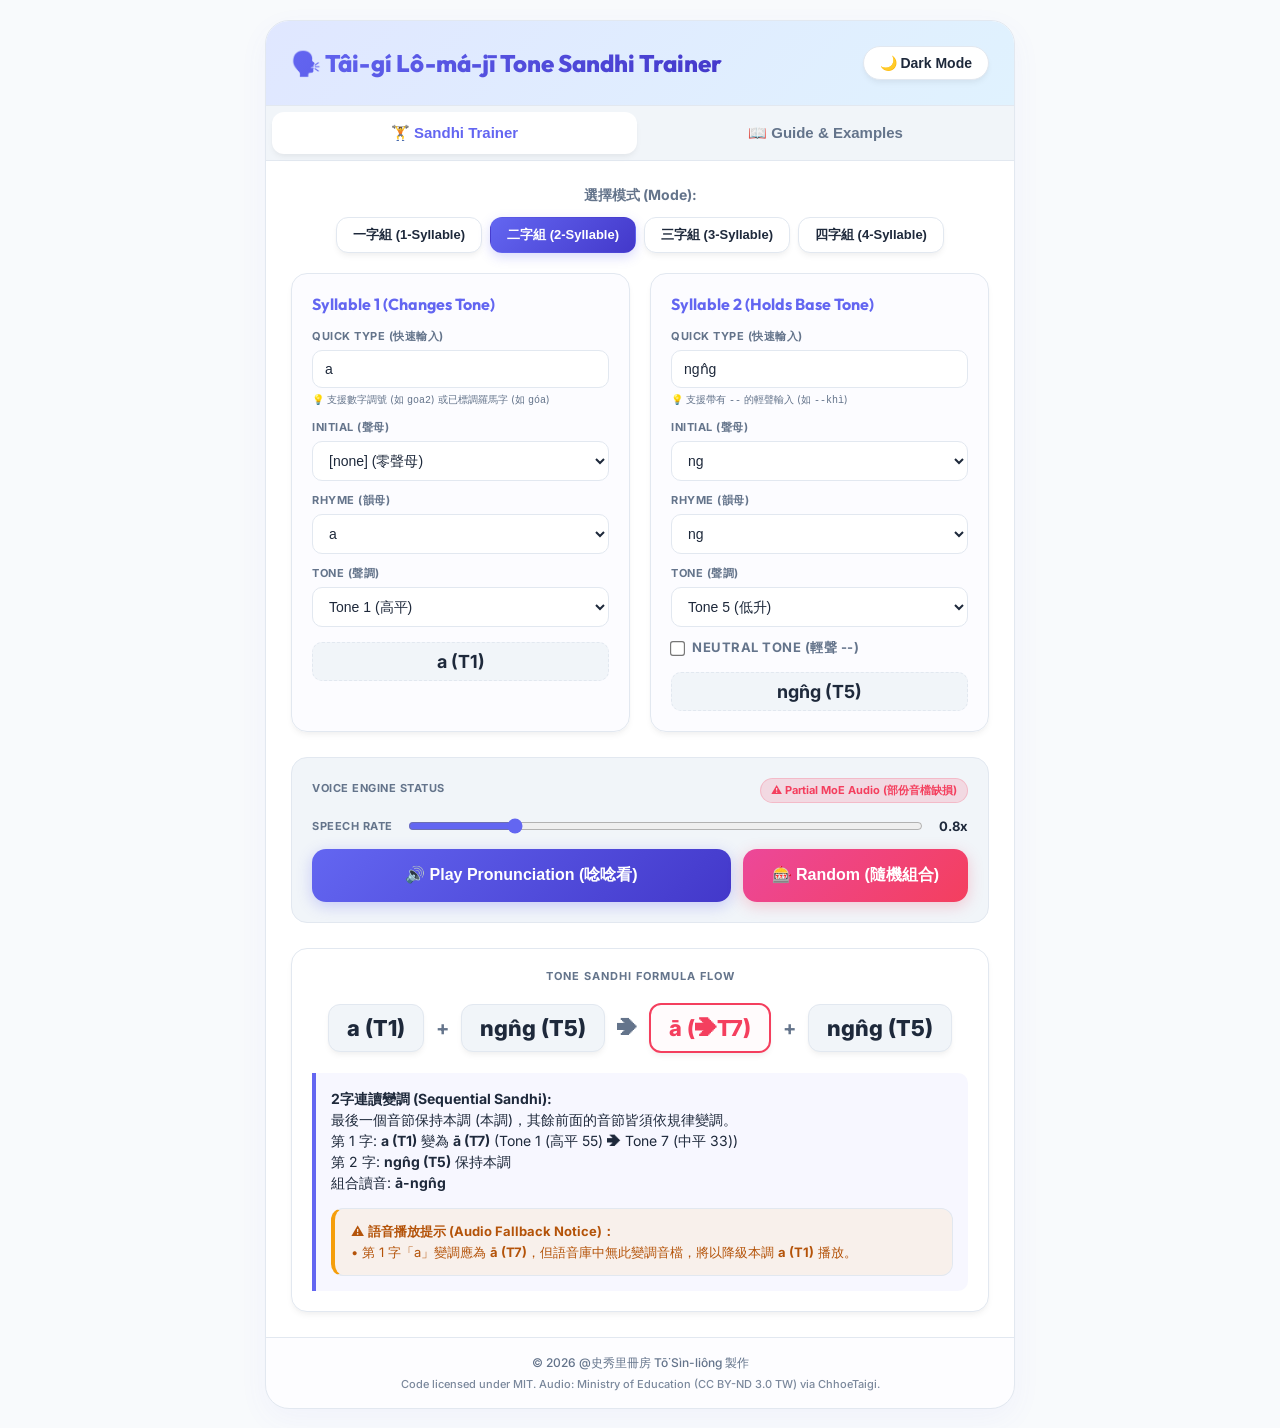
<file: index.html>
<!DOCTYPE html>
<!--
  Taiwanese Lô-má-jī Tone Sandhi Trainer
  Designed and engineered for @史秀里冊房 Tō͘ Sìn-liông 製作 2026

  License:
  - Code (HTML/CSS/JS): MIT License
  - Audio files: Ministry of Education, Taiwan (CC BY-ND 3.0 TW)
-->
<html lang="zh-TW">
<head>
    <meta charset="UTF-8">
    <meta name="viewport" content="width=device-width, initial-scale=1.0">
    <title>Taiwanese Lô-má-jī Tone Sandhi Trainer</title>
    <!-- Fonts -->
    <link href="https://fonts.googleapis.com/css2?family=Inter:wght@300;400;500;600;700&family=Outfit:wght@400;500;600;700;800&display=swap" rel="stylesheet">
    <style>
        :root {
            --bg-color: #f8fafc;
            --card-bg: #ffffff;
            --text-color: #1e293b;
            --text-secondary: #64748b;
            --primary-color: #6366f1;
            --primary-hover: #4f46e5;
            --accent-color: #f43f5e;
            --success-color: #10b981;
            --border-color: #e2e8f0;
            --step-bg: #f1f5f9;
            --warning-color: #f59e0b;
            --warning-bg: rgba(245, 158, 11, 0.08);
            --warning-border: #f59e0b;
            --warning-text: #b45309;
            --shadow: 0 10px 30px rgba(99, 102, 241, 0.05);
            --card-shadow: 0 4px 6px -1px rgba(0, 0, 0, 0.05), 0 2px 4px -1px rgba(0, 0, 0, 0.02);
            --gradient: linear-gradient(135deg, #6366f1 0%, #4338ca 100%);
            --header-gradient: linear-gradient(135deg, #e0e7ff 0%, #e0f2fe 100%);
        }

        [data-theme="dark"] {
            --bg-color: #0f172a;
            --card-bg: #1e293b;
            --text-color: #f8fafc;
            --text-secondary: #94a3b8;
            --primary-color: #818cf8;
            --primary-hover: #6366f1;
            --accent-color: #fb7185;
            --success-color: #34d399;
            --border-color: #334155;
            --step-bg: #1e293b;
            --warning-color: #fbbf24;
            --warning-bg: rgba(251, 191, 36, 0.08);
            --warning-border: #fbbf24;
            --warning-text: #fbbf24;
            --shadow: 0 10px 30px rgba(0, 0, 0, 0.2);
            --card-shadow: 0 4px 6px -1px rgba(0, 0, 0, 0.2);
            --gradient: linear-gradient(135deg, #818cf8 0%, #6366f1 100%);
            --header-gradient: linear-gradient(135deg, #1e1b4b 0%, #0f172a 100%);
        }

        * {
            box-sizing: border-box;
            margin: 0;
            padding: 0;
            transition: background-color 0.25s, color 0.25s, border-color 0.25s, box-shadow 0.25s;
        }

        body {
            font-family: 'Inter', -apple-system, BlinkMacSystemFont, "Segoe UI", Roboto, sans-serif;
            background-color: var(--bg-color);
            color: var(--text-color);
            padding: 20px;
            min-height: 100vh;
            display: flex;
            justify-content: center;
            align-items: center;
        }

        .container {
            width: 100%;
            max-width: 750px;
            background: var(--card-bg);
            border-radius: 24px;
            box-shadow: var(--shadow);
            border: 1px solid var(--border-color);
            overflow: hidden;
        }

        header {
            background: var(--header-gradient);
            padding: 25px;
            display: flex;
            justify-content: space-between;
            align-items: center;
            border-bottom: 1px solid var(--border-color);
        }

        header h1 {
            font-family: 'Outfit', sans-serif;
            font-size: 24px;
            font-weight: 800;
            color: var(--text-color);
            background: var(--gradient);
            -webkit-background-clip: text;
            -webkit-text-fill-color: transparent;
            display: flex;
            align-items: center;
            gap: 10px;
        }

        .theme-btn {
            background: var(--card-bg);
            border: 1px solid var(--border-color);
            padding: 8px 16px;
            border-radius: 50px;
            cursor: pointer;
            font-size: 14px;
            font-weight: 600;
            color: var(--text-color);
            display: flex;
            align-items: center;
            gap: 6px;
            box-shadow: var(--card-shadow);
        }

        .theme-btn:hover {
            transform: translateY(-1px);
        }

        /* Tab Styles */
        .tab-bar {
            display: flex;
            background: var(--step-bg);
            border-bottom: 1px solid var(--border-color);
            padding: 6px;
            gap: 6px;
        }

        .tab-btn {
            flex: 1;
            background: transparent;
            border: none;
            padding: 12px;
            font-size: 15px;
            font-weight: 700;
            cursor: pointer;
            color: var(--text-secondary);
            border-radius: 12px;
            display: flex;
            align-items: center;
            justify-content: center;
            gap: 8px;
        }

        .tab-btn:hover {
            color: var(--text-color);
        }

        .tab-btn.active {
            background: var(--card-bg);
            color: var(--primary-color);
            box-shadow: var(--card-shadow);
        }

        .tab-content {
            display: none;
        }

        .tab-content.active {
            display: block;
        }

        .app-body {
            padding: 25px;
        }

        .grid-layout {
            display: grid;
            grid-template-columns: 1fr;
            gap: 20px;
            margin-bottom: 25px;
        }

        @media (min-width: 600px) {
            .grid-layout {
                grid-template-columns: 1fr 1fr;
            }
        }

        .card-selector {
            border: 1px solid var(--border-color);
            padding: 20px;
            border-radius: 16px;
            background: rgba(99, 102, 241, 0.02);
            box-shadow: var(--card-shadow);
            position: relative;
        }

        .card-selector h3 {
            font-family: 'Outfit', sans-serif;
            font-size: 16px;
            font-weight: 700;
            margin-bottom: 15px;
            color: var(--primary-color);
            display: flex;
            align-items: center;
            gap: 6px;
        }

        .control-group {
            margin-bottom: 12px;
        }

        .control-group:last-child {
            margin-bottom: 0;
        }

        label {
            display: block;
            font-size: 11px;
            font-weight: 700;
            text-transform: uppercase;
            letter-spacing: 0.5px;
            margin-bottom: 6px;
            color: var(--text-secondary);
        }

        select {
            width: 100%;
            padding: 10px 12px;
            font-size: 14px;
            font-weight: 500;
            border-radius: 10px;
            border: 1px solid var(--border-color);
            background: var(--card-bg);
            color: var(--text-color);
            outline: none;
            cursor: pointer;
        }

        select:focus {
            border-color: var(--primary-color);
            box-shadow: 0 0 0 3px rgba(99, 102, 241, 0.15);
        }

        input[type="text"] {
            width: 100%;
            padding: 10px 12px;
            font-size: 14px;
            font-weight: 500;
            border-radius: 10px;
            border: 1px solid var(--border-color);
            background: var(--card-bg);
            color: var(--text-color);
            outline: none;
        }

        input[type="text"]:focus {
            border-color: var(--primary-color);
            box-shadow: 0 0 0 3px rgba(99, 102, 241, 0.15);
        }

        .input-caption {
            font-size: 10px;
            line-height: 1.4;
            color: var(--text-secondary);
            margin-top: 4px;
            display: block;
        }

        .preview-pill {
            margin-top: 15px;
            padding: 8px 12px;
            background: var(--step-bg);
            border-radius: 10px;
            font-size: 18px;
            font-weight: 700;
            text-align: center;
            border: 1px dashed var(--border-color);
            color: var(--text-color);
        }

        .fallback-warning-box {
            margin-top: 15px;
            padding: 12px 16px;
            border-radius: 12px;
            background-color: var(--warning-bg);
            border-left: 4px solid var(--warning-color);
            border-right: 1px solid var(--border-color);
            border-top: 1px solid var(--border-color);
            border-bottom: 1px solid var(--border-color);
            font-size: 13px;
            line-height: 1.6;
            color: var(--warning-text);
        }

        .tts-controls {
            display: flex;
            flex-direction: column;
            gap: 15px;
            padding: 20px;
            border-radius: 16px;
            background: var(--step-bg);
            margin-bottom: 25px;
            border: 1px solid var(--border-color);
        }

        .speed-slider-container {
            display: flex;
            align-items: center;
            justify-content: space-between;
            gap: 15px;
        }

        .speed-slider-container label {
            margin-bottom: 0;
            flex-shrink: 0;
        }

        .speed-slider-row {
            display: flex;
            align-items: center;
            gap: 10px;
            flex-grow: 1;
        }

        input[type="range"] {
            flex-grow: 1;
            accent-color: var(--primary-color);
            cursor: pointer;
        }

        .speed-value {
            font-size: 13px;
            font-weight: 700;
            min-width: 35px;
            text-align: right;
        }

        .btn-action {
            background: var(--gradient);
            color: white;
            border: none;
            width: 100%;
            padding: 16px;
            font-size: 16px;
            font-weight: 700;
            border-radius: 14px;
            cursor: pointer;
            box-shadow: 0 4px 15px rgba(99, 102, 241, 0.3);
            display: flex;
            align-items: center;
            justify-content: center;
            gap: 8px;
        }

        .btn-action:hover {
            transform: translateY(-1px);
            box-shadow: 0 6px 20px rgba(99, 102, 241, 0.4);
        }

        .btn-action:active {
            transform: scale(0.99);
        }

        .output-panel {
            background: var(--card-bg);
            border: 1px solid var(--border-color);
            border-radius: 16px;
            padding: 20px;
            box-shadow: var(--card-shadow);
        }

        .panel-title {
            font-size: 11px;
            font-weight: 700;
            text-transform: uppercase;
            letter-spacing: 1px;
            color: var(--text-secondary);
            margin-bottom: 15px;
            text-align: center;
        }

        .flow-display {
            display: flex;
            align-items: center;
            justify-content: center;
            flex-wrap: wrap;
            gap: 12px;
            margin: 20px 0;
        }

        .syllable-pill {
            padding: 10px 18px;
            background: var(--step-bg);
            border-radius: 12px;
            font-size: 22px;
            font-weight: 800;
            box-shadow: var(--card-shadow);
            border: 1px solid var(--border-color);
        }

        .syllable-pill.changed {
            border: 2px solid var(--accent-color);
            color: var(--accent-color);
            background: rgba(244, 63, 94, 0.02);
            animation: pulse-accent 2s infinite;
        }

        .arrow-indicator {
            font-size: 20px;
            font-weight: bold;
            color: var(--text-secondary);
        }

        .desc-text {
            background: rgba(99, 102, 241, 0.05);
            border-left: 4px solid var(--primary-color);
            padding: 15px;
            border-radius: 0 10px 10px 0;
            font-size: 14px;
            line-height: 1.5;
            color: var(--text-color);
            margin-top: 15px;
        }

        .badge {
            display: inline-block;
            padding: 4px 10px;
            font-size: 11px;
            font-weight: 700;
            border-radius: 50px;
            background: var(--border-color);
            color: var(--text-color);
        }

        .badge.engine {
            background: rgba(16, 185, 129, 0.15);
            color: var(--success-color);
            border: 1px solid rgba(16, 185, 129, 0.2);
            transition: all 0.2s ease;
        }
        
        .badge.engine.fallback {
            background: rgba(244, 63, 94, 0.15);
            color: var(--accent-color);
            border: 1px solid rgba(244, 63, 94, 0.2);
        }

        /* Help & Guide Tab Styles */
        .guide-container {
            display: flex;
            flex-direction: column;
            gap: 25px;
            padding: 5px 0;
        }

        .guide-section {
            display: flex;
            flex-direction: column;
            gap: 12px;
        }

        .guide-section h2 {
            font-family: 'Outfit', sans-serif;
            font-size: 18px;
            font-weight: 700;
            color: var(--primary-color);
            border-bottom: 2px solid var(--border-color);
            padding-bottom: 8px;
            margin-top: 10px;
        }

        .guide-grid {
            display: grid;
            grid-template-columns: 1fr;
            gap: 15px;
        }

        @media (min-width: 600px) {
            .guide-grid {
                grid-template-columns: 1fr 1fr;
            }
        }

        .guide-card {
            border: 1px solid var(--border-color);
            background: rgba(99, 102, 241, 0.01);
            border-radius: 14px;
            padding: 16px;
            font-size: 14px;
            line-height: 1.5;
        }

        .guide-card h4 {
            font-family: 'Outfit', sans-serif;
            font-size: 15px;
            font-weight: 700;
            margin-bottom: 8px;
            color: var(--text-color);
        }

        /* Sandhi Loop Visualizer */
        .sandhi-loop-visualizer {
            display: flex;
            flex-direction: column;
            align-items: center;
            gap: 15px;
            padding: 20px;
            background: rgba(99, 102, 241, 0.03);
            border: 1px solid var(--border-color);
            border-radius: 16px;
        }

        .loop-diagram {
            display: flex;
            flex-wrap: wrap;
            justify-content: center;
            gap: 12px;
            margin: 8px 0;
            width: 100%;
        }

        .loop-node {
            display: flex;
            align-items: center;
            gap: 8px;
            padding: 6px 12px;
            background: var(--card-bg);
            border: 1px solid var(--border-color);
            border-radius: 10px;
            font-weight: 700;
            font-size: 13px;
            box-shadow: var(--card-shadow);
        }

        .loop-node span.tone-num {
            background: var(--primary-color);
            color: white;
            padding: 1px 5px;
            border-radius: 4px;
            font-size: 10px;
            font-weight: 800;
        }

        .loop-arrow {
            font-weight: bold;
            color: var(--text-secondary);
            font-size: 16px;
            display: flex;
            align-items: center;
        }

        /* Pitch Contours Grid */
        .pitch-grid {
            display: grid;
            grid-template-columns: repeat(auto-fill, minmax(130px, 1fr));
            gap: 12px;
            margin-top: 10px;
        }

        .pitch-card {
            background: var(--card-bg);
            border: 1px solid var(--border-color);
            border-radius: 14px;
            padding: 12px;
            display: flex;
            flex-direction: column;
            align-items: center;
            text-align: center;
            box-shadow: var(--card-shadow);
        }

        .pitch-card h5 {
            font-family: 'Outfit', sans-serif;
            font-size: 13px;
            font-weight: 700;
            margin-bottom: 2px;
            color: var(--text-color);
        }

        .pitch-card span.pitch-val {
            font-size: 11px;
            color: var(--accent-color);
            font-weight: 600;
            margin-bottom: 8px;
        }

        /* Examples list */
        .example-list {
            display: flex;
            flex-direction: column;
            gap: 10px;
        }

        .example-row {
            display: flex;
            justify-content: space-between;
            align-items: center;
            padding: 12px 16px;
            background: var(--step-bg);
            border-radius: 12px;
            border: 1px solid var(--border-color);
            cursor: pointer;
            transition: all 0.2s;
        }

        .example-row:hover {
            transform: translateX(4px);
            border-color: var(--primary-color);
            background: rgba(99, 102, 241, 0.03);
        }

        .example-words {
            font-weight: 700;
            font-size: 15px;
        }

        .example-pinyin {
            font-size: 13px;
            color: var(--text-secondary);
            font-family: monospace;
            margin-left: 8px;
        }

        .example-sandhi {
            font-size: 13px;
            color: var(--accent-color);
            font-weight: 600;
        }

        @keyframes pulse-accent {
            0% { box-shadow: 0 0 0 0 rgba(244, 63, 94, 0.4); }
            70% { box-shadow: 0 0 0 6px rgba(244, 63, 94, 0); }
            100% { box-shadow: 0 0 0 0 rgba(244, 63, 94, 0); }
        }

        /* Mode Selectors styling */
        .mode-btn {
            background: var(--card-bg);
            border: 1px solid var(--border-color);
            padding: 8px 16px;
            border-radius: 12px;
            cursor: pointer;
            font-size: 13px;
            font-weight: 700;
            color: var(--text-color);
            box-shadow: var(--card-shadow);
            transition: all 0.2s ease;
            outline: none;
        }

        .mode-btn:hover {
            border-color: var(--primary-color);
            color: var(--primary-color);
        }

        .mode-btn.active {
            background: var(--gradient);
            color: white;
            border-color: transparent;
            box-shadow: 0 4px 12px rgba(99, 102, 241, 0.25);
        }

        /* Responsive columns for the dynamic grid */
        @media (min-width: 768px) {
            .grid-layout.cols-2 {
                grid-template-columns: repeat(2, 1fr);
            }
            .grid-layout.cols-3 {
                grid-template-columns: repeat(3, 1fr);
            }
            .grid-layout.cols-4 {
                grid-template-columns: repeat(4, 1fr);
            }
        }
        @media (min-width: 480px) and (max-width: 767px) {
            .grid-layout.cols-3 {
                grid-template-columns: repeat(2, 1fr);
            }
            .grid-layout.cols-4 {
                grid-template-columns: repeat(2, 1fr);
            }
        }
    </style>
</head>
<body>

    <div class="container">
        <header>
            <h1>🗣️ Tâi-gí Lô-má-jī Tone Sandhi Trainer</h1>
            <button class="theme-btn" onclick="toggleTheme()" id="theme-toggle">🌙 Dark Mode</button>
        </header>

        <!-- Tab Bar -->
        <div class="tab-bar">
            <button class="tab-btn active" onclick="switchTab('trainer')">🏋️ Sandhi Trainer</button>
            <button class="tab-btn" onclick="switchTab('guide')">📖 Guide & Examples</button>
        </div>

        <div class="app-body">
            <!-- TAB 1: TRAINER -->
            <div id="tab-trainer" class="tab-content active">
                <!-- Mode Selector -->
                <div class="mode-selector-container" style="margin-bottom: 20px; display: flex; align-items: center; gap: 12px; justify-content: center; flex-wrap: wrap;">
                    <span style="font-weight: 700; font-size: 14px; color: var(--text-secondary);">選擇模式 (Mode):</span>
                    <div class="mode-buttons" style="display: flex; gap: 8px;">
                        <button class="mode-btn" onclick="setWordCount(1)" id="mode-btn-1">一字組 (1-Syllable)</button>
                        <button class="mode-btn active" onclick="setWordCount(2)" id="mode-btn-2">二字組 (2-Syllable)</button>
                        <button class="mode-btn" onclick="setWordCount(3)" id="mode-btn-3">三字組 (3-Syllable)</button>
                        <button class="mode-btn" onclick="setWordCount(4)" id="mode-btn-4">四字組 (4-Syllable)</button>
                    </div>
                </div>

                <!-- 4-Syllable Structure Selector -->
                <div id="structure-selector-container" style="margin-bottom: 20px; display: none; align-items: center; gap: 12px; justify-content: center; flex-wrap: wrap;">
                    <span style="font-weight: 700; font-size: 14px; color: var(--text-secondary);">四字結構 (Structure):</span>
                    <div class="structure-buttons" style="display: flex; gap: 8px;">
                        <button class="mode-btn active" onclick="setFourSyllableStructure('sequential')" id="struct-btn-seq">連續變調 (1-2-3➔4)</button>
                        <button class="mode-btn" onclick="setFourSyllableStructure('split')" id="struct-btn-split">兩兩變調 (1➔2 + 3➔4)</button>
                    </div>
                </div>

                <div class="grid-layout cols-2">
                    <!-- Word 1 (Syllable 1 Builder) -->
                    <div class="card-selector" id="card-1">
                        <h3 id="card-title-1">Syllable 1 (Changes Tone)</h3>
                        
                        <!-- Quick Input Textbox -->
                        <div class="control-group">
                            <label for="text1">Quick Type (快速輸入)</label>
                            <input type="text" id="text1" placeholder="e.g. góa, goa2" oninput="onTextInput(1)">
                            <span class="input-caption">💡 支援數字調號 (如 <code>goa2</code>) 或已標調羅馬字 (如 <code>góa</code>)</span>
                        </div>
                        
                        <div class="control-group">
                            <label for="init1">Initial (聲母)</label>
                            <select id="init1" onchange="onSyllableChange(1)">
                                <option value="">[none] (零聲母)</option>
                                <option value="b">b (voiced b)</option>
                                <option value="g">g (voiced g)</option>
                                <option value="h">h</option>
                                <option value="j">j (voiced j)</option>
                                <option value="k">k</option>
                                <option value="kh">kh</option>
                                <option value="l">l</option>
                                <option value="m">m</option>
                                <option value="n">n</option>
                                <option value="ng">ng</option>
                                <option value="p">p</option>
                                <option value="ph">ph</option>
                                <option value="s">s</option>
                                <option value="t">t</option>
                                <option value="th">th</option>
                                <option value="ts">ts / ch</option>
                                <option value="tsh">tsh / chh</option>
                            </select>
                        </div>

                        <div class="control-group">
                            <label for="rhyme1">Rhyme (韻母)</label>
                            <select id="rhyme1" onchange="onRhymeChange(1)">
                                <optgroup label="Vowels & Diphthongs">
                                    <option value="a" selected>a</option>
                                    <option value="e">e</option>
                                    <option value="i">i</option>
                                    <option value="o">o</option>
                                    <option value="oo">oo / o͘</option>
                                    <option value="u">u</option>
                                    <option value="ai">ai</option>
                                    <option value="au">au</option>
                                    <option value="ia">ia</option>
                                    <option value="iu">iu</option>
                                    <option value="io">io</option>
                                    <option value="ua">ua</option>
                                    <option value="ui">ui</option>
                                    <option value="ue">ue</option>
                                    <option value="iau">iau</option>
                                    <option value="uai">uai</option>
                                </optgroup>
                                <optgroup label="Nasalized (鼻化)">
                                    <option value="aⁿ">aⁿ / ann</option>
                                    <option value="eⁿ">eⁿ / enn</option>
                                    <option value="iⁿ">iⁿ / inn</option>
                                    <option value="o͘ⁿ">o͘ⁿ / oonn</option>
                                    <option value="oⁿ">oⁿ / onn</option>
                                    <option value="uaⁿ">uaⁿ / uann</option>
                                    <option value="uiⁿ">uiⁿ / uinn</option>
                                    <option value="ueⁿ">ueⁿ / uenn</option>
                                    <option value="iauⁿ">iauⁿ / iaunn</option>
                                    <option value="iaⁿ">iaⁿ / iann</option>
                                    <option value="iuⁿ">iuⁿ / iunn</option>
                                    <option value="aiⁿ">aiⁿ / ainn</option>
                                    <option value="uaiⁿ">uaiⁿ / uainn</option>
                                </optgroup>
                                <optgroup label="Nasal Codas">
                                    <option value="am">am</option>
                                    <option value="an">an</option>
                                    <option value="ang">ang</option>
                                    <option value="im">im</option>
                                    <option value="in">in</option>
                                    <option value="ing">ing</option>
                                    <option value="un">un</option>
                                    <option value="ong">ong</option>
                                    <option value="iam">iam</option>
                                    <option value="ian">ian</option>
                                    <option value="iong">iong</option>
                                    <option value="uan">uan</option>
                                    <option value="iang">iang</option>
                                    <option value="uang">uang</option>
                                </optgroup>
                                <optgroup label="Syllabic Nasals">
                                    <option value="m">m</option>
                                    <option value="ng">ng</option>
                                </optgroup>
                                <optgroup label="Entering Tone (Stop Codas)">
                                    <option value="ap">ap</option>
                                    <option value="at">at</option>
                                    <option value="ak">ak</option>
                                    <option value="ah">ah</option>
                                    <option value="ip">ip</option>
                                    <option value="it">it</option>
                                    <option value="ik">ik</option>
                                    <option value="ih">ih</option>
                                    <option value="up">up</option>
                                    <option value="ut">ut</option>
                                    <option value="uk">uk</option>
                                    <option value="uh">uh</option>
                                    <option value="op">op</option>
                                    <option value="ok">ok</option>
                                    <option value="oh">oh</option>
                                    <option value="iap">iap</option>
                                    <option value="iat">iat</option>
                                    <option value="iah">iah</option>
                                    <option value="uap">uap</option>
                                    <option value="uat">uat</option>
                                    <option value="uah">uah</option>
                                    <option value="iak">iak</option>
                                    <option value="uak">uak</option>
                                    <option value="aih">aih</option>
                                    <option value="auh">auh</option>
                                    <option value="iauh">iauh</option>
                                    <option value="ioh">ioh</option>
                                    <option value="ooh">ooh</option>
                                    <option value="ueh">ueh</option>
                                    <option value="uih">uih</option>
                                    <option value="iuh">iuh</option>
                                    <option value="mh">mh</option>
                                    <option value="ngh">ngh</option>
                                    <option value="aⁿh">aⁿh / annh</option>
                                    <option value="eⁿh">eⁿh / ennh</option>
                                    <option value="iaⁿh">iaⁿh / iannh</option>
                                </optgroup>
                            </select>
                        </div>

                        <div class="control-group">
                            <label for="tone1">Tone (聲調)</label>
                            <select id="tone1" onchange="onSyllableChange(1)">
                                <!-- Populated Dynamically -->
                            </select>
                        </div>

                        <div class="preview-pill" id="preview1">--</div>
                    </div>

                    <!-- Word 2 (Syllable 2 Builder) -->
                    <div class="card-selector" id="card-2">
                        <h3>Syllable 2 (Holds Base Tone)</h3>
                        
                        <!-- Quick Input Textbox -->
                        <div class="control-group">
                            <label for="text2">Quick Type (快速輸入)</label>
                            <input type="text" id="text2" placeholder="e.g. góa, goa2" oninput="onTextInput(2)">
                            <span class="input-caption">💡 支援帶有 <code>--</code> 的輕聲輸入 (如 <code>--khì</code>)</span>
                        </div>
                        
                        <div class="control-group">
                            <label for="init2">Initial (聲母)</label>
                            <select id="init2" onchange="onSyllableChange(2)">
                                <option value="">[none] (零聲母)</option>
                                <option value="b">b (voiced b)</option>
                                <option value="g">g (voiced g)</option>
                                <option value="h">h</option>
                                <option value="j">j (voiced j)</option>
                                <option value="k">k</option>
                                <option value="kh">kh</option>
                                <option value="l">l</option>
                                <option value="m">m</option>
                                <option value="n">n</option>
                                <option value="ng" selected>ng</option>
                                <option value="p">p</option>
                                <option value="ph">ph</option>
                                <option value="s">s</option>
                                <option value="t">t</option>
                                <option value="th">th</option>
                                <option value="ts">ts / ch</option>
                                <option value="tsh">tsh / chh</option>
                            </select>
                        </div>

                        <div class="control-group">
                            <label for="rhyme2">Rhyme (韻母)</label>
                            <select id="rhyme2" onchange="onRhymeChange(2)">
                                <optgroup label="Vowels & Diphthongs">
                                    <option value="a">a</option>
                                    <option value="e">e</option>
                                    <option value="i">i</option>
                                    <option value="o">o</option>
                                    <option value="oo">oo / o͘</option>
                                    <option value="u">u</option>
                                    <option value="ia">ia</option>
                                    <option value="iu">iu</option>
                                    <option value="io">io</option>
                                    <option value="ua">ua</option>
                                    <option value="ui">ui</option>
                                    <option value="ue">ue</option>
                                    <option value="iau">iau</option>
                                    <option value="uai">uai</option>
                                </optgroup>
                                <optgroup label="Nasalized (鼻化)">
                                    <option value="aⁿ">aⁿ / ann</option>
                                    <option value="eⁿ">eⁿ / enn</option>
                                    <option value="iⁿ">iⁿ / inn</option>
                                    <option value="o͘ⁿ">o͘ⁿ / oonn</option>
                                    <option value="oⁿ">oⁿ / onn</option>
                                    <option value="uaⁿ">uaⁿ / uann</option>
                                    <option value="uiⁿ">uiⁿ / uinn</option>
                                    <option value="ueⁿ">ueⁿ / uenn</option>
                                    <option value="iauⁿ">iauⁿ / iaunn</option>
                                    <option value="iaⁿ">iaⁿ / iann</option>
                                    <option value="iuⁿ">iuⁿ / iunn</option>
                                    <option value="aiⁿ">aiⁿ / ainn</option>
                                    <option value="uaiⁿ">uaiⁿ / uainn</option>
                                </optgroup>
                                <optgroup label="Nasal Codas">
                                    <option value="am">am</option>
                                    <option value="an">an</option>
                                    <option value="ang">ang</option>
                                    <option value="im">im</option>
                                    <option value="in">in</option>
                                    <option value="ing">ing</option>
                                    <option value="un">un</option>
                                    <option value="ong">ong</option>
                                    <option value="iam">iam</option>
                                    <option value="ian">ian</option>
                                    <option value="iong">iong</option>
                                    <option value="uan">uan</option>
                                    <option value="iang">iang</option>
                                    <option value="uang">uang</option>
                                </optgroup>
                                <optgroup label="Syllabic Nasals">
                                    <option value="m">m</option>
                                    <option value="ng" selected>ng</option>
                                </optgroup>
                                <optgroup label="Entering Tone (Stop Codas)">
                                    <option value="ap">ap</option>
                                    <option value="at">at</option>
                                    <option value="ak">ak</option>
                                    <option value="ah">ah</option>
                                    <option value="ip">ip</option>
                                    <option value="it">it</option>
                                    <option value="ik">ik</option>
                                    <option value="ih">ih</option>
                                    <option value="up">up</option>
                                    <option value="ut">ut</option>
                                    <option value="uk">uk</option>
                                    <option value="uh">uh</option>
                                    <option value="op">op</option>
                                    <option value="ok">ok</option>
                                    <option value="oh">oh</option>
                                    <option value="iap">iap</option>
                                    <option value="iat">iat</option>
                                    <option value="iah">iah</option>
                                    <option value="uap">uap</option>
                                    <option value="uat">uat</option>
                                    <option value="uah">uah</option>
                                    <option value="iak">iak</option>
                                    <option value="uak">uak</option>
                                    <option value="aih">aih</option>
                                    <option value="auh">auh</option>
                                    <option value="iauh">iauh</option>
                                    <option value="ioh">ioh</option>
                                    <option value="ooh">ooh</option>
                                    <option value="ueh">ueh</option>
                                    <option value="uih">uih</option>
                                    <option value="iuh">iuh</option>
                                    <option value="mh">mh</option>
                                    <option value="ngh">ngh</option>
                                    <option value="aⁿh">aⁿh / annh</option>
                                    <option value="eⁿh">eⁿh / ennh</option>
                                    <option value="iaⁿh">iaⁿh / iannh</option>
                                </optgroup>
                            </select>
                        </div>

                        <div class="control-group">
                            <label for="tone2">Tone (聲調)</label>
                            <select id="tone2" onchange="onSyllableChange(2)">
                                <!-- Populated Dynamically -->
                            </select>
                        </div>
                        
                        <!-- Neutral Tone Checkbox -->
                        <div class="control-group" id="neutral-container-2" style="display: flex; align-items: center; gap: 8px; margin-top: 10px;">
                            <input type="checkbox" id="neutral2" onchange="onNeutralChange()" style="width: auto; cursor: pointer; transform: scale(1.15);">
                            <label for="neutral2" style="margin-bottom: 0; cursor: pointer; user-select: none; font-size: 13px;">Neutral Tone (輕聲 --)</label>
                        </div>

                        <div class="preview-pill" id="preview2">--</div>
                    </div>

                    <!-- Word 3 (Syllable 3 Builder) -->
                    <div class="card-selector" id="card-3" style="display: none;">
                        <h3>Syllable 3</h3>
                        
                        <!-- Quick Input Textbox -->
                        <div class="control-group">
                            <label for="text3">Quick Type (快速輸入)</label>
                            <input type="text" id="text3" placeholder="e.g. góa, goa2" oninput="onTextInput(3)">
                            <span class="input-caption">💡 支援帶有 <code>--</code> 的輕聲輸入 (如 <code>--khì</code>)</span>
                        </div>
                        
                        <div class="control-group">
                            <label for="init3">Initial (聲母)</label>
                            <select id="init3" onchange="onSyllableChange(3)"></select>
                        </div>

                        <div class="control-group">
                            <label for="rhyme3">Rhyme (韻母)</label>
                            <select id="rhyme3" onchange="onRhymeChange(3)"></select>
                        </div>

                        <div class="control-group">
                            <label for="tone3">Tone (聲調)</label>
                            <select id="tone3" onchange="onSyllableChange(3)">
                                <!-- Populated Dynamically -->
                            </select>
                        </div>
                        
                        <!-- Neutral Tone Checkbox -->
                        <div class="control-group" id="neutral-container-3" style="display: flex; align-items: center; gap: 8px; margin-top: 10px;">
                            <input type="checkbox" id="neutral3" onchange="onNeutralChange()" style="width: auto; cursor: pointer; transform: scale(1.15);">
                            <label for="neutral3" style="margin-bottom: 0; cursor: pointer; user-select: none; font-size: 13px;">Neutral Tone (輕聲 --)</label>
                        </div>

                        <div class="preview-pill" id="preview3">--</div>
                    </div>

                    <!-- Word 4 (Syllable 4 Builder) -->
                    <div class="card-selector" id="card-4" style="display: none;">
                        <h3>Syllable 4</h3>
                        
                        <!-- Quick Input Textbox -->
                        <div class="control-group">
                            <label for="text4">Quick Type (快速輸入)</label>
                            <input type="text" id="text4" placeholder="e.g. góa, goa2" oninput="onTextInput(4)">
                            <span class="input-caption">💡 支援帶有 <code>--</code> 的輕聲輸入 (如 <code>--khì</code>)</span>
                        </div>
                        
                        <div class="control-group">
                            <label for="init4">Initial (聲母)</label>
                            <select id="init4" onchange="onSyllableChange(4)"></select>
                        </div>

                        <div class="control-group">
                            <label for="rhyme4">Rhyme (韻母)</label>
                            <select id="rhyme4" onchange="onRhymeChange(4)"></select>
                        </div>

                        <div class="control-group">
                            <label for="tone4">Tone (聲調)</label>
                            <select id="tone4" onchange="onSyllableChange(4)">
                                <!-- Populated Dynamically -->
                            </select>
                        </div>
                        
                        <!-- Neutral Tone Checkbox -->
                        <div class="control-group" id="neutral-container-4" style="display: flex; align-items: center; gap: 8px; margin-top: 10px;">
                            <input type="checkbox" id="neutral4" onchange="onNeutralChange()" style="width: auto; cursor: pointer; transform: scale(1.15);">
                            <label for="neutral4" style="margin-bottom: 0; cursor: pointer; user-select: none; font-size: 13px;">Neutral Tone (輕聲 --)</label>
                        </div>

                        <div class="preview-pill" id="preview4">--</div>
                    </div>
                </div>

                <div class="tts-controls">
                    <div style="display: flex; justify-content: space-between; align-items: center;">
                        <label>Voice Engine Status</label>
                        <span class="badge engine" id="speech-engine-badge">🔊 MoE Audio (教育部真人口音)</span>
                    </div>
                    <div class="speed-slider-container">
                        <label for="speed-rate">Speech Rate</label>
                        <div class="speed-slider-row">
                            <input type="range" id="speed-rate" min="0.5" max="2.0" step="0.1" value="0.8">
                            <span class="speed-value" id="speed-value">0.8x</span>
                        </div>
                    </div>
                    <div style="display: flex; gap: 12px; flex-wrap: wrap; width: 100%;">
                        <button class="btn-action" onclick="triggerSpeech()" style="flex: 2; min-width: 200px;">
                            <span>🔊 Play Pronunciation (唸唸看)</span>
                        </button>
                        <button class="btn-action" onclick="triggerSlotMachine()" style="flex: 1; min-width: 150px; background: linear-gradient(135deg, #ec4899 0%, #f43f5e 100%); box-shadow: 0 4px 15px rgba(244, 63, 94, 0.25);">
                            <span>🎰 Random (隨機組合)</span>
                        </button>
                    </div>
                </div>

                <div class="output-panel">
                    <div class="panel-title">Tone Sandhi Formula Flow</div>
                    
                    <div class="flow-display">
                        <div class="syllable-pill" id="out-s1-base">--</div>
                        <div class="arrow-indicator" id="flow-joiner">+</div>
                        <div class="syllable-pill" id="out-s2-base">--</div>
                        <div class="arrow-indicator">➔</div>
                        <div class="syllable-pill changed" id="out-s1-sandhi">--</div>
                        <div class="syllable-pill" id="out-s2-final">--</div>
                    </div>

                    <div class="desc-text" id="explanation-box">
                        Modify syllable settings to calculate the tone sandhi formula path.
                    </div>
                </div>
            </div>

            <!-- TAB 2: GUIDE & HELP -->
            <div id="tab-guide" class="tab-content">
                <div class="guide-container">
                    <div class="guide-section">
                        <h2>📖 How Taiwanese Tone Sandhi Works</h2>
                        <p style="font-size: 14px; line-height: 1.5; color: var(--text-secondary);">
                            在臺灣台語中，當兩個或更多音節組合成一個詞組（或句子）時，**除了最後一個音節維持本調外，前面的音節皆須變調**。這種語音現象稱為**連讀變調 (Tone Sandhi)**。
                        </p>
                        <ul style="font-size: 13px; color: var(--text-secondary); margin-left: 20px; display: flex; flex-direction: column; gap: 6px; line-height: 1.5;">
                            <li><strong>二字詞組 (2-Syllable)</strong>：第 1 字變調，第 2 字維持本調（例如：驚人 kiann1+lang5 ➔ kiāⁿ-lâng）。</li>
                            <li><strong>三字詞組 (3-Syllable)</strong>：第 1、2 字變調，第 3 字維持本調（例如：台灣人 tai5+uan5+lang5 ➔ Tāi-uān-lâng）。若末字為輕聲，則倒數第二字讀本調，最前字變調。</li>
                            <li><strong>四字詞組 (4-Syllable)</strong>：依結構不同有兩種變調方式：
                                <br>1. *連續變調 (Sequential)*：前 3 字變調，第 4 字維持本調。
                                <br>2. *兩兩變調 (2+2 Split)*：常用于複合詞組（如「台灣大學」），拆為前二字一組（1變調 ➔ 2本調）與後二字一組（3變調 ➔ 4本調）。
                            </li>
                        </ul>
                    </div>
                    
                    <!-- Tone Pitch Contours (Chao Grid) -->
                    <div class="guide-section">
                        <h2>🎼 Taiwanese Tone Pitch Contours (聲調五度標音譜格)</h2>
                        <p style="font-size: 13px; color: var(--text-secondary); line-height: 1.4;">
                            Below are the pitch contours of the 7 standard tones represented in Chao's 5-level pitch grid (五度標音法), ranging from 1 (lowest) to 5 (highest). Dotted horizontal lines represent pitch heights.
                        </p>
                        
                        <div class="pitch-grid">
                            <!-- Tone 1: 55 -->
                            <div class="pitch-card">
                                <h5>T1 高平</h5>
                                <span class="pitch-val">調值: 55</span>
                                <svg width="70" height="70" viewBox="0 0 50 50">
                                    <line x1="5" y1="10" x2="45" y2="10" stroke="var(--border-color)" stroke-dasharray="1,1" stroke-width="0.5" />
                                    <line x1="5" y1="18" x2="45" y2="18" stroke="var(--border-color)" stroke-dasharray="1,1" stroke-width="0.5" />
                                    <line x1="5" y1="26" x2="45" y2="26" stroke="var(--border-color)" stroke-dasharray="1,1" stroke-width="0.5" />
                                    <line x1="5" y1="34" x2="45" y2="34" stroke="var(--border-color)" stroke-dasharray="1,1" stroke-width="0.5" />
                                    <line x1="5" y1="42" x2="45" y2="42" stroke="var(--border-color)" stroke-dasharray="1,1" stroke-width="0.5" />
                                    <text x="1" y="11" font-size="4" fill="var(--text-secondary)">5</text>
                                    <text x="1" y="43" font-size="4" fill="var(--text-secondary)">1</text>
                                    <path d="M 12,10 L 38,10" fill="none" stroke="var(--primary-color)" stroke-width="3.5" stroke-linecap="round" />
                                </svg>
                            </div>
                            
                            <!-- Tone 2: 51 -->
                            <div class="pitch-card">
                                <h5>T2 高降</h5>
                                <span class="pitch-val">調值: 51</span>
                                <svg width="70" height="70" viewBox="0 0 50 50">
                                    <line x1="5" y1="10" x2="45" y2="10" stroke="var(--border-color)" stroke-dasharray="1,1" stroke-width="0.5" />
                                    <line x1="5" y1="18" x2="45" y2="18" stroke="var(--border-color)" stroke-dasharray="1,1" stroke-width="0.5" />
                                    <line x1="5" y1="26" x2="45" y2="26" stroke="var(--border-color)" stroke-dasharray="1,1" stroke-width="0.5" />
                                    <line x1="5" y1="34" x2="45" y2="34" stroke="var(--border-color)" stroke-dasharray="1,1" stroke-width="0.5" />
                                    <line x1="5" y1="42" x2="45" y2="42" stroke="var(--border-color)" stroke-dasharray="1,1" stroke-width="0.5" />
                                    <text x="1" y="11" font-size="4" fill="var(--text-secondary)">5</text>
                                    <text x="1" y="43" font-size="4" fill="var(--text-secondary)">1</text>
                                    <path d="M 12,10 L 38,42" fill="none" stroke="var(--primary-color)" stroke-width="3.5" stroke-linecap="round" />
                                </svg>
                            </div>

                            <!-- Tone 3: 21 -->
                            <div class="pitch-card">
                                <h5>T3 低降</h5>
                                <span class="pitch-val">調值: 21</span>
                                <svg width="70" height="70" viewBox="0 0 50 50">
                                    <line x1="5" y1="10" x2="45" y2="10" stroke="var(--border-color)" stroke-dasharray="1,1" stroke-width="0.5" />
                                    <line x1="5" y1="18" x2="45" y2="18" stroke="var(--border-color)" stroke-dasharray="1,1" stroke-width="0.5" />
                                    <line x1="5" y1="26" x2="45" y2="26" stroke="var(--border-color)" stroke-dasharray="1,1" stroke-width="0.5" />
                                    <line x1="5" y1="34" x2="45" y2="34" stroke="var(--border-color)" stroke-dasharray="1,1" stroke-width="0.5" />
                                    <line x1="5" y1="42" x2="45" y2="42" stroke="var(--border-color)" stroke-dasharray="1,1" stroke-width="0.5" />
                                    <text x="1" y="11" font-size="4" fill="var(--text-secondary)">5</text>
                                    <text x="1" y="43" font-size="4" fill="var(--text-secondary)">1</text>
                                    <path d="M 12,34 L 38,42" fill="none" stroke="var(--primary-color)" stroke-width="3.5" stroke-linecap="round" />
                                </svg>
                            </div>

                            <!-- Tone 4: 3 (short) -->
                            <div class="pitch-card">
                                <h5>T4 中入</h5>
                                <span class="pitch-val">調值: 3 (促)</span>
                                <svg width="70" height="70" viewBox="0 0 50 50">
                                    <line x1="5" y1="10" x2="45" y2="10" stroke="var(--border-color)" stroke-dasharray="1,1" stroke-width="0.5" />
                                    <line x1="5" y1="18" x2="45" y2="18" stroke="var(--border-color)" stroke-dasharray="1,1" stroke-width="0.5" />
                                    <line x1="5" y1="26" x2="45" y2="26" stroke="var(--border-color)" stroke-dasharray="1,1" stroke-width="0.5" />
                                    <line x1="5" y1="34" x2="45" y2="34" stroke="var(--border-color)" stroke-dasharray="1,1" stroke-width="0.5" />
                                    <line x1="5" y1="42" x2="45" y2="42" stroke="var(--border-color)" stroke-dasharray="1,1" stroke-width="0.5" />
                                    <text x="1" y="11" font-size="4" fill="var(--text-secondary)">5</text>
                                    <text x="1" y="43" font-size="4" fill="var(--text-secondary)">1</text>
                                    <path d="M 12,26 L 28,26" fill="none" stroke="var(--primary-color)" stroke-width="3.5" stroke-linecap="round" />
                                    <circle cx="28" cy="26" r="2.5" fill="var(--primary-color)" />
                                </svg>
                            </div>

                            <!-- Tone 5: 24 -->
                            <div class="pitch-card">
                                <h5>T5 低升</h5>
                                <span class="pitch-val">調值: 24</span>
                                <svg width="70" height="70" viewBox="0 0 50 50">
                                    <line x1="5" y1="10" x2="45" y2="10" stroke="var(--border-color)" stroke-dasharray="1,1" stroke-width="0.5" />
                                    <line x1="5" y1="18" x2="45" y2="18" stroke="var(--border-color)" stroke-dasharray="1,1" stroke-width="0.5" />
                                    <line x1="5" y1="26" x2="45" y2="26" stroke="var(--border-color)" stroke-dasharray="1,1" stroke-width="0.5" />
                                    <line x1="5" y1="34" x2="45" y2="34" stroke="var(--border-color)" stroke-dasharray="1,1" stroke-width="0.5" />
                                    <line x1="5" y1="42" x2="45" y2="42" stroke="var(--border-color)" stroke-dasharray="1,1" stroke-width="0.5" />
                                    <text x="1" y="11" font-size="4" fill="var(--text-secondary)">5</text>
                                    <text x="1" y="43" font-size="4" fill="var(--text-secondary)">1</text>
                                    <path d="M 12,34 L 38,18" fill="none" stroke="var(--primary-color)" stroke-width="3.5" stroke-linecap="round" />
                                </svg>
                            </div>

                            <!-- Tone 7: 33 -->
                            <div class="pitch-card">
                                <h5>T7 中平</h5>
                                <span class="pitch-val">調值: 33</span>
                                <svg width="70" height="70" viewBox="0 0 50 50">
                                    <line x1="5" y1="10" x2="45" y2="10" stroke="var(--border-color)" stroke-dasharray="1,1" stroke-width="0.5" />
                                    <line x1="5" y1="18" x2="45" y2="18" stroke="var(--border-color)" stroke-dasharray="1,1" stroke-width="0.5" />
                                    <line x1="5" y1="26" x2="45" y2="26" stroke="var(--border-color)" stroke-dasharray="1,1" stroke-width="0.5" />
                                    <line x1="5" y1="34" x2="45" y2="34" stroke="var(--border-color)" stroke-dasharray="1,1" stroke-width="0.5" />
                                    <line x1="5" y1="42" x2="45" y2="42" stroke="var(--border-color)" stroke-dasharray="1,1" stroke-width="0.5" />
                                    <text x="1" y="11" font-size="4" fill="var(--text-secondary)">5</text>
                                    <text x="1" y="43" font-size="4" fill="var(--text-secondary)">1</text>
                                    <path d="M 12,26 L 38,26" fill="none" stroke="var(--primary-color)" stroke-width="3.5" stroke-linecap="round" />
                                </svg>
                            </div>

                            <!-- Tone 8: 5 (short) -->
                            <div class="pitch-card">
                                <h5>T8 高入</h5>
                                <span class="pitch-val">調值: 5 (促)</span>
                                <svg width="70" height="70" viewBox="0 0 50 50">
                                    <line x1="5" y1="10" x2="45" y2="10" stroke="var(--border-color)" stroke-dasharray="1,1" stroke-width="0.5" />
                                    <line x1="5" y1="18" x2="45" y2="18" stroke="var(--border-color)" stroke-dasharray="1,1" stroke-width="0.5" />
                                    <line x1="5" y1="26" x2="45" y2="26" stroke="var(--border-color)" stroke-dasharray="1,1" stroke-width="0.5" />
                                    <line x1="5" y1="34" x2="45" y2="34" stroke="var(--border-color)" stroke-dasharray="1,1" stroke-width="0.5" />
                                    <line x1="5" y1="42" x2="45" y2="42" stroke="var(--border-color)" stroke-dasharray="1,1" stroke-width="0.5" />
                                    <text x="1" y="11" font-size="4" fill="var(--text-secondary)">5</text>
                                    <text x="1" y="43" font-size="4" fill="var(--text-secondary)">1</text>
                                    <path d="M 12,10 L 28,10" fill="none" stroke="var(--primary-color)" stroke-width="3.5" stroke-linecap="round" />
                                    <circle cx="28" cy="10" r="2.5" fill="var(--primary-color)" />
                                </svg>
                            </div>
                        </div>
                    </div>

                    <div class="guide-section">
                        <h2>🔄 Tone Sandhi Loop (變調規律)</h2>
                        <p style="font-size: 13px; color: var(--text-secondary); margin-bottom: 8px;">
                            Standard (non-entering) tones change in a circular loop, while entering tones (ending in stop consonants) have dedicated rules.
                        </p>
                        
                        <div class="sandhi-loop-visualizer">
                            <div style="font-weight: 700; font-size: 13px; margin-bottom: 2px; color: var(--primary-color);">🔄 Standard Tones Loop (非入聲變調環)</div>
                            <div class="loop-diagram">
                                <div class="loop-node"><span class="tone-num">T1</span> 高平 (55)</div>
                                <div class="loop-arrow">➔</div>
                                <div class="loop-node"><span class="tone-num">T7</span> 中平 (33)</div>
                                <div class="loop-arrow">➔</div>
                                <div class="loop-node"><span class="tone-num">T3</span> 低降 (21)</div>
                                <div class="loop-arrow">➔</div>
                                <div class="loop-node"><span class="tone-num">T2</span> 高降 (51)</div>
                                <div class="loop-arrow">➔</div>
                                <div class="loop-node"><span class="tone-num">T1</span> 回到第一聲</div>
                            </div>
                            
                            <div style="font-weight: 700; font-size: 13px; margin-top: 10px; margin-bottom: 2px; color: var(--primary-color);">📈 Tone 5 Branch (第五聲變調)</div>
                            <div class="loop-diagram">
                                <div class="loop-node"><span class="tone-num">T5</span> 低升 (24)</div>
                                <div class="loop-arrow">➔</div>
                                <div class="loop-node"><span class="tone-num">T7</span> 中平 (33)</div>
                            </div>
                            
                            <div style="font-weight: 700; font-size: 13px; margin-top: 10px; margin-bottom: 2px; color: var(--primary-color);">🛑 Entering Tones - Stop Codas (入聲 - 塞音尾 p, t, k)</div>
                            <div class="loop-diagram">
                                <div class="loop-node"><span class="tone-num">T4</span> 中入 (3)</div>
                                <div class="loop-arrow">➔</div>
                                <div class="loop-node"><span class="tone-num">T8</span> 高入 (5)</div>
                                <div class="loop-arrow">➔</div>
                                <div class="loop-node"><span class="tone-num">T4</span> 互換對調</div>
                            </div>

                            <div style="font-weight: 700; font-size: 13px; margin-top: 10px; margin-bottom: 2px; color: var(--primary-color);">🍃 Entering Tones - Glottal Stop (入聲 - 喉塞音尾 h)</div>
                            <div class="loop-diagram">
                                <div style="display: flex; align-items: center; gap: 8px;">
                                    <div class="loop-node"><span class="tone-num">T4h</span> 喉塞 (-h)</div>
                                    <div class="loop-arrow">➔</div>
                                    <div class="loop-node">脫落 -h ➔ <span class="tone-num">T2</span> (51)</div>
                                </div>
                                <div style="display: flex; align-items: center; gap: 8px; margin-left: 15px;">
                                    <div class="loop-node"><span class="tone-num">T8h</span> 喉塞 (-h)</div>
                                    <div class="loop-arrow">➔</div>
                                    <div class="loop-node">脫落 -h ➔ <span class="tone-num">T3</span> (21)</div>
                                </div>
                            </div>
                        </div>
                    </div>
                    
                    <!-- Neutral Tone Section -->
                    <div class="guide-section">
                        <h2>🍃 Neutral Tone & Sandhi (輕聲與變調)</h2>
                        <p style="font-size: 14px; line-height: 1.5; color: var(--text-secondary);">
                            In Taiwanese Hokkien, a **neutral tone (輕聲)** is represented by a double hyphen <code>--</code> before the syllable (e.g., <code>khì--khì</code>). Unlike standard sandhi:
                        </p>
                        <ul style="font-size: 13px; color: var(--text-secondary); margin-left: 20px; margin-top: 4px; display: flex; flex-direction: column; gap: 6px; line-height: 1.5;">
                            <li><strong>Word 1 (Preceding word) does NOT change</strong>: Under this grammatical condition, Word 1 retains its original <strong>base tone</strong> (本調) instead of standard sandhi.</li>
                            <li><strong>Word 2 is pronounced softly</strong>: It is spoken low and short. The trainer automatically softens and speeds up the audio for neutral tones.</li>
                            <li><strong>Quick Type support</strong>: You can check the "Neutral Tone" box, or type <code>--</code> before Word 2 (e.g. <code>--khì</code> or <code>--khi3</code>) to trigger the rule automatically.</li>
                        </ul>
                    </div>

                    <!-- Triplicate Section -->
                    <div class="guide-section">
                        <h2>🔄 Triplicate Sandhi (三字疊字變調 AAA)</h2>
                        <p style="font-size: 14px; line-height: 1.5; color: var(--text-secondary);">
                            In Taiwanese Hokkien, when an adjective is triplicated (AAA structure) for emphasis (e.g., <code>âng-âng-âng</code> 紅紅紅), a special sandhi rule applies:
                        </p>
                        <ul style="font-size: 13px; color: var(--text-secondary); margin-left: 20px; margin-top: 4px; display: flex; flex-direction: column; gap: 6px; line-height: 1.5;">
                            <li><strong>Word 3 (Last word)</strong>: retains its original <strong>base tone</strong> (本調).</li>
                            <li><strong>Word 2 (Middle word)</strong>: undergoes standard <strong>general tone sandhi</strong> (一般變調).</li>
                            <li><strong>Word 1 (First word)</strong>:
                                <ul>
                                    <li>If the base tone is <strong>1, 5, 7, or 8</strong>: It changes to a <strong>mid-rising tone (中升調, T5)</strong>. For entering Tone 8 ending in <code>-h</code>, it also drops the glottal stop <code>-h</code> and becomes Tone 5.</li>
                                    <li>If the base tone is <strong>2, 3, or 4</strong>: It undergoes standard <strong>general tone sandhi</strong> (一般變調).</li>
                                </ul>
                            </li>
                            <li><strong>Auto-detection</strong>: The trainer automatically detects when you input three identical syllables in 3-Syllable Mode and applies this triplicate sandhi rule.</li>
                        </ul>
                    </div>

                    <div class="guide-section">
                        <h2>🎙️ Authentic Audio Engine</h2>
                        <div class="guide-grid">
                            <div class="guide-card">
                                <h4>🔊 Ministry of Education Voices</h4>
                                <p style="color: var(--text-secondary);">
                                    The trainer embeds a database of 1,855 unique Taiwanese syllables. When you press play, it streams real-person recordings from the MoE Taiwanese dictionary to play back-to-back.
                                </p>
                            </div>
                            <div class="guide-card">
                                <h4>🔄 Multi-stage Tone Fallback</h4>
                                <p style="color: var(--text-secondary);">
                                    If the exact sandhi-tone recording is missing, the engine automatically checks for other tones of the same syllable, ensuring you always hear authentic Taiwanese sounds.
                                </p>
                            </div>
                        </div>
                    </div>

                    <div class="guide-section">
                        <h2>💡 Practice Examples (點擊試試看)</h2>
                        <p style="font-size: 13px; color: var(--text-secondary);">
                            Click on any of the common examples below to automatically load them into the trainer and calculate their sandhi flow:
                        </p>
                        
                        <div class="example-list">
                            <!-- 2-Character Examples -->
                            <div style="font-weight: 700; font-size: 14px; margin-bottom: 5px; color: var(--primary-color);">二字變調範例 (2-Syllable Examples)</div>
                            <div class="example-row" onclick="loadExample('k', 'iaⁿ', '1', 'l', 'ang', '5')">
                                <div>
                                    <span class="example-words">驚人 (kiann-lâng)</span>
                                    <span class="example-pinyin">kiann1 + lang5</span>
                                </div>
                                <span class="example-sandhi">➔ kiāⁿ-lâng (T7 + T5)</span>
                            </div>
                            <div class="example-row" onclick="loadExample('k', 'iat', '4', 'k', 'iaⁿ', '1')">
                                <div>
                                    <span class="example-words">結驚 (kiat-kiann)</span>
                                    <span class="example-pinyin">kiat4 + kiann1</span>
                                </div>
                                <span class="example-sandhi">➔ kia̍t-kiann (T8 + T1)</span>
                            </div>
                            <div class="example-row" onclick="loadExample('kh', 'i', '3', 'kh', 'i', '3', true)">
                                <div>
                                    <span class="example-words">去去 (khì--khì) <span class="badge" style="background: rgba(16, 185, 129, 0.15); color: var(--success-color);">輕聲</span></span>
                                    <span class="example-pinyin">khi3 + --khi3</span>
                                </div>
                                <span class="example-sandhi">➔ khì--khì (T3 + T3輕聲)</span>
                            </div>
                            <div class="example-row" onclick="loadExample('ph', 'ah', '4', 's', 'i', '2', true)">
                                <div>
                                    <span class="example-words">打死 (phah--sí) <span class="badge" style="background: rgba(16, 185, 129, 0.15); color: var(--success-color);">輕聲</span></span>
                                    <span class="example-pinyin">phah4 + --si2</span>
                                </div>
                                <span class="example-sandhi">➔ phah--sí (T4 + T2輕聲)</span>
                            </div>
                            <div class="example-row" onclick="loadExample('kh', 'o', '3', 'g', 'i', '5')">
                                <div>
                                    <span class="example-words">靠疑 (khò-gî)</span>
                                    <span class="example-pinyin">kho3 + gi5</span>
                                </div>
                                <span class="example-sandhi">➔ khó-gî (T2 + T5)</span>
                            </div>

                            <!-- 3-Character Examples -->
                            <div style="font-weight: 700; font-size: 14px; margin-top: 15px; margin-bottom: 5px; color: var(--primary-color);">三字變調範例 (3-Syllable Examples)</div>
                            <div class="example-row" onclick="loadExample(['t', '', 'l'], ['ai', 'uan', 'ang'], ['5', '5', '5'])">
                                <div>
                                    <span class="example-words">台灣人 (Tâi-oân-lâng)</span>
                                    <span class="example-pinyin">tai5 + uan5 + lang5</span>
                                </div>
                                <span class="example-sandhi">➔ Tāi-uān-lâng (T7 + T7 + T5)</span>
                            </div>
                            <div class="example-row" onclick="loadExample(['', '', ''], ['ang', 'ang', 'ang'], ['5', '5', '5'])">
                                <div>
                                    <span class="example-words">紅紅紅 (âng-âng-âng) <span class="badge" style="background: rgba(245, 158, 11, 0.15); color: var(--warning-color);">三字疊字</span></span>
                                    <span class="example-pinyin">ang5 + ang5 + ang5</span>
                                </div>
                                <span class="example-sandhi">➔ âng-āng-âng (T5 + T7 + T5)</span>
                            </div>
                            <div class="example-row" onclick="loadExample(['', '', ''], ['oo', 'oo', 'oo'], ['1', '1', '1'])">
                                <div>
                                    <span class="example-words">烏烏烏 (oo-oo-oo) <span class="badge" style="background: rgba(245, 158, 11, 0.15); color: var(--warning-color);">三字疊字</span></span>
                                    <span class="example-pinyin">oo1 + oo1 + oo1</span>
                                </div>
                                <span class="example-sandhi">➔ ôo-ōo-oo (T5 + T7 + T1)</span>
                            </div>
                            <div class="example-row" onclick="loadExample(['ts', 'tsh', 'kh'], ['au', 'ut', 'i'], ['2', '4', '3'], [false, false, true])">
                                <div>
                                    <span class="example-words">走出去 (tsáu-tshut--khì) <span class="badge" style="background: rgba(16, 185, 129, 0.15); color: var(--success-color);">輕聲</span></span>
                                    <span class="example-pinyin">tsau2 + tshut4 + --khi3</span>
                                </div>
                                <span class="example-sandhi">➔ tsau-tshut--khì (T1 + T4 + T3輕聲)</span>
                            </div>

                            <!-- 4-Character Examples -->
                            <div style="font-weight: 700; font-size: 14px; margin-top: 15px; margin-bottom: 5px; color: var(--primary-color);">四字變調範例 (4-Syllable Examples)</div>
                            <div class="example-row" onclick="loadExample(['t', '', 't', 'h'], ['ai', 'uan', 'ai', 'ak'], ['5', '5', '7', '8'], [false, false, false, false], 'split')">
                                <div>
                                    <span class="example-words">台灣大學 (Tâi-oân Tāi-ha̍k) <span class="badge" style="background: rgba(99, 102, 241, 0.15); color: var(--primary-color);">2+2兩兩變調</span></span>
                                    <span class="example-pinyin">tai5 + uan5 + tai7 + hak8</span>
                                </div>
                                <span class="example-sandhi">➔ Tāi-uān Tài-ha̍k (T7 + T5 + T3 + T8)</span>
                            </div>
                            <div class="example-row" onclick="loadExample(['ts', 'm', 'tsh', 'kh'], ['it', 'a', 'ut', 'i'], ['8', '2', '4', '3'])">
                                <div>
                                    <span class="example-words">這馬出去 (tsit-má-tshut-khì) <span class="badge" style="background: rgba(99, 102, 241, 0.15); color: var(--primary-color);">連續變調</span></span>
                                    <span class="example-pinyin">tsit8 + ma2 + tshut4 + khi3</span>
                                </div>
                                <span class="example-sandhi">➔ tsit-ma-tshu̍t-khì (T4 + T1 + T8 + T3)</span>
                            </div>
                        </div>
                    </div>
                </div>
            </div>
        </div>
        <footer style="text-align: center; padding: 15px; font-size: 12px; color: var(--text-secondary); border-top: 1px solid var(--border-color); background: rgba(99,102,241,0.01); font-weight: 500; line-height: 1.6;">
            <div>© 2026 @史秀里冊房 Tō͘ Sìn-liông 製作</div>
            <div style="font-size: 11px; opacity: 0.85; margin-top: 4px;">Code licensed under MIT. Audio: Ministry of Education (CC BY-ND 3.0 TW) via ChhoeTaigi.</div>
        </footer>
    </div>

    <script>
        // diacritics mapping for standard Tâi-lô tones
        const diacritics = {
            2: { 'a': 'á', 'e': 'é', 'i': 'í', 'o': 'ó', 'u': 'ú', 'm': 'ḿ', 'n': 'ń' },
            3: { 'a': 'à', 'e': 'è', 'i': 'ì', 'o': 'ò', 'u': 'ù', 'm': 'm\u0300', 'n': 'ǹ' },
            5: { 'a': 'â', 'e': 'ê', 'i': 'î', 'o': 'ô', 'u': 'û', 'm': 'm\u0302', 'n': 'n\u0302' },
            7: { 'a': 'ā', 'e': 'ē', 'i': 'ī', 'o': 'ō', 'u': 'ū', 'm': 'm\u0304', 'n': 'n\u0304' },
            8: { 'a': 'a\u030d', 'e': 'e\u030d', 'i': 'i\u030d', 'o': 'o\u030d', 'u': 'u\u030d', 'm': 'm\u030d', 'n': 'n\u030d' }
        };

        // Embedded Syllable to MoE Audio ID Map
        const syllableAudioMap = {"tsit8":"1(1)","it4":"2(1)","ting1":"39(1)","tshit4":"40(1)","kau2":"41(1)","kiu2":"42(1)","liau2":"43(1)","ji7":"44(1)","li7":"44(1)","jin5":"45(1)","lin5":"45(1)","lang5":"46(1)","jip8":"47(1)","lip8":"47(1)","pat4":"48(1)","peh4":"49(1)","pueh4":"49(1)","to1":"50(1)","tiau1":"51(1)","lat8":"52(1)","lik8":"53(1)","tsap8":"54(1)","sip8":"55(1)","poh4":"56(1)","pok4":"57(1)","iu7":"58(1)","tng7":"161(1)","sam1":"162(1)","sann1":"163(1)","tsiunn7":"164(1)","tshiunn7":"165(1)","siong7":"166(1)","e7":"167(1)","ha7":"168(1)","he7":"169(1)","ke7":"170(1)","e5":"171(1)","uan5":"172(1)","ku2":"173(1)","io1":"174(1)","khit4":"175(1)","ia7":"176(1)","bong5":"177(1)","huan5":"178(1)","huan7":"179(1)","tshian1":"180(1)","tshing1":"181(1)","tshe1":"182(1)","khau2":"183(1)","thoo2":"184(1)","su7":"185(1)","ta1":"186(1)","tai7":"187(1)","tua7":"188(1)","li2":"189(1)","lu2":"189(1)","tsi2":"191(1)","tsu2":"192(1)","ji2":"193(1)","tshun3":"194(1)","siau2":"195(1)","sio2":"196(1)","san1":"197(1)","suann1":"198(1)","kang1":"199(1)","kong1":"200(1)","ki2":"201(1)","tsi7":"202(1)","kin1":"203(1)","kun1":"203(1)","kan1":"204(1)","king1":"205(1)","tsai5":"206(1)","tsiah4":"207(1)","tshai5":"208(1)","put4":"557(1)","thiu2":"558(1)","ting3":"559(1)","tiong1":"560(1)","tiong3":"561(1)","tan1":"562(1)","tsi1":"563(1)","hoo7":"564(1)","goo7":"565(1)","ngoo2":"566(1)","tsenn2":"567(1)","tsinn2":"567(1)","tseh4":"569(1)","phak4":"570(1)","siu5":"571(1)","tann1":"572(1)","in2":"573(1)","un2":"573(1)","lai7":"574(1)","lue7":"575(1)","lak8":"578(1)","liok8":"579(1)","phann3":"580(1)","ling7":"581(1)","liong7":"582(1)","hiong1":"583(1)","hun1":"584(1)","pun1":"585(1)","tshiat4":"586(1)","un5":"587(1)","kiu1":"588(1)","kau1":"589(1)","hua1":"771(1)","hua3":"772(1)","phit4":"773(1)","tsin1":"774(1)","sing1":"775(1)","eh4":"778(1)","iu2":"779(1)","huan2":"780(1)","ping2":"781(1)","jim5":"782(1)","lim5":"782(1)","thian1":"783(1)","thinn1":"784(1)","thai3":"785(1)","hu1":"786(1)","tsio2":"787(1)","tshioh4":"789(1)","jiap8":"790(1)","liap8":"790(1)","sim1":"792(1)","tshiu2":"794(1)","ki1":"795(1)","bun5":"796(1)","tau2":"797(1)","hng1":"799(1)","hong1":"800(1)","jit8":"801(1)","lit8":"801(1)","guat8":"802(1)","gueh8":"803(1)","geh8":"803(1)","bak8":"804(1)","bok8":"805(1)","khiam3":"806(1)","phainn2":"808(1)","m7":"809(1)","pi2":"810(1)","mng5":"811(1)","moo5":"812(1)","si7":"813(1)","tsui2":"814(1)","sui2":"815(1)","hue2":"1211(1)","he2":"1211(1)","jiau2":"1212(1)","niau2":"1212(1)","hu7":"1213(1)","ping5":"1214(1)","phinn3":"1215(1)","ga5":"1216(1)","ge5":"1217(1)","gu5":"1218(1)","ong5":"1219(1)","se3":"1292(1)","si3":"1293(1)","piann2":"1294(1)","tom5":"1296(1)","tsann3":"1297(1)","hat8":"1299(1)","a2":"1300(1)","hu3":"1302(1)","sian1":"1303(1)","sian2":"1304(1)","kang7":"1305(1)","te7":"1307(1)","i2":"1310(1)","hiann1":"1311(1)","tsheh4":"1312(1)","tang1":"1376(1)","nah4":"1377(1)","tshut4":"1378(1)","khan1":"1379(1)","ka1":"1381(1)","ke1":"1383(1)","pau1":"1384(1)","pak4":"1385(1)","puan3":"1386(1)","puann3":"1387(1)","siap4":"1388(1)","tsiam3":"1389(1)","khah4":"1390(1)","khah8":"1391(1)","bau2":"1392(1)","mauh4":"1394(1)","khi3":"1395(1)","koo2":"1396(1)","ku3":"1397(1)","lo1":"1398(1)","khau3":"1399(1)","kio3":"1402(1)","kho2":"1405(1)","tai5":"1406(1)","su3":"1409(1)","gua7":"1410(1)","iang1":"1411(1)","gia5":"1634(1)","sit4":"1635(1)","loo5":"1636(1)","ling1":"1637(1)","ni1":"1637(1)","nai1":"1638(1)","kha2":"1639(1)","khiau2":"1640(1)","tshi7":"1641(1)","poo3":"1642(1)","penn5":"1643(1)","pinn5":"1643(1)","piann5":"1644(1)","iu3":"1646(1)","boo7":"1647(1)","pe1":"1648(1)","pe5":"1649(1)","tann2":"1650(1)","tuann3":"1651(1)","bi7":"1652(1)","bue7":"1653(1)","be7":"1653(1)","pun2":"1654(1)","tsiann3":"1655(1)","tsing3":"1656(1)","bio2":"1657(1)","bo2":"1658(1)","bu2":"1659(1)","bin5":"1660(1)","tsiap4":"1661(1)","gik8":"1835(1)","giok8":"1836(1)","kue1":"1837(1)","hia7":"1838(1)","kam1":"1839(1)","tshenn1":"1840(1)","tshinn1":"1840(1)","senn1":"1841(1)","sinn1":"1841(1)","ing7":"1843(1)","iong7":"1844(1)","tshan5":"1845(1)","iu5":"1846(1)","kah4":"1847(1)","sin1":"1849(1)","peh8":"1850(1)","pik8":"1851(1)","phi5":"1852(1)","phue5":"1853(1)","phe5":"1853(1)","tsioh8":"1856(1)","sik8":"1857(1)","hiat8":"1859(1)","kiau1":"2040(1)","hai7":"2041(1)","ik8":"2042(1)","kiann7":"2043(1)","jim7":"2044(1)","lim7":"2044(1)","hun7":"2045(1)","hong2":"2046(1)","i1":"2047(1)","huah8":"2048(1)","hiu1":"2049(1)","thin7":"2050(1)","tiau7":"2051(1)","kng1":"2054(1)","tsuan5":"2056(1)","ka7":"2099(1)","kiong7":"2101(1)","tsai3":"2102(1)","ping1":"2103(1)","tainn2":"2104(1)","hing5":"2105(1)","ko3":"2106(1)","liat8":"2107(1)","in3":"2109(1)","hah8":"2110(1)","hap8":"2111(1)","kap4":"2112(1)","kiat4":"2113(1)","tiau3":"2114(1)","tong5":"2115(1)","bing5":"2116(1)","mia5":"2117(1)","thoo3":"2119(1)","ann3":"2120(1)","hiann3":"2121(1)","hiong3":"2122(1)","ng3":"2123(1)","kiann2":"2124(1)","hue5":"2125(1)","he5":"2125(1)","sin3":"2126(1)","in1":"2127(1)","tsai7":"2128(1)","tue7":"2268(1)","tsun3":"2269(1)","ho2":"2272(1)","honn3":"2273(1)","ju5":"2274(1)","lu5":"2274(1)","hui1":"2275(1)","tsun5":"2277(1)","theh8":"2278(1)","tsiu2":"2279(1)","siu2":"2280(1)","an1":"2281(1)","tsiam1":"2283(1)","tsiu1":"2284(1)","phang5":"2286(1)","lian5":"2287(1)","ni5":"2288(1)","tsng1":"2289(1)","sut4":"2424(1)","tsiann5":"2425(1)","siann5":"2426(1)","sing5":"2427(1)","thuh4":"2428(1)","huann7":"2430(1)","khau1":"2431(1)","tshuann1":"2433(1)","siu1":"2434(1)","tsa2":"2435(1)","khiau1":"2436(1)","khik4":"2437(1)","u7":"2439(1)","tsu1":"2440(1)","tshu3":"2441(1)","tshu2":"2442(1)","si2":"2443(1)","su2":"2444(1)","kuann7":"2582(1)","ti5":"2584(1)","pah4":"2585(1)","tik4":"2586(1)","bi2":"2587(1)","iunn5":"2588(1)","lau2":"2589(1)","lau7":"2590(1)","hinn7":"2592(1)","hi7":"2592(1)","ni2":"2593(1)","ut8":"2594(1)","bah4":"2595(1)","jiok8":"2596(1)","sin5":"2597(1)","tsu7":"2598(1)","tsih8":"2599(1)","sik4":"2600(1)","hiann7":"2601(1)","ngai7":"2602(1)","hiat4":"2603(1)","hueh4":"2604(1)","huih4":"2604(1)","hang5":"2605(1)","hing7":"2606(1)","kiann5":"2607(1)","ui1":"2830(1)","sai1":"2831(1)","se1":"2832(1)","tshng3":"2850(1)","tshuan3":"2851(1)","phuann7":"2854(1)","tshun1":"2855(1)","phenn1":"2857(1)","ti7":"2858(1)","ui7":"2860(1)","ho5":"2861(1)","to2":"2862(1)","toh4":"2863(1)","hut8":"2864(1)","put8":"2865(1)","tsoh4":"2866(1)","tsok4":"2867(1)","tui7":"2871(1)","bian2":"2872(1)","ling2":"2874(1)","phut4":"2945(1)","thai5":"2946(1)","phuann3":"2947(1)","pat8":"2948(1)","piat8":"2949(1)","tsoo7":"2951(1)","kiap4":"2952(1)","nng7":"2953(1)","thun1":"2955(1)","gim5":"2956(1)","pui7":"2957(1)","kam5":"2958(1)","kann5":"2959(1)","khngh4":"2960(1)","khong7":"2961(1)","tshng2":"2962(1)","tsha2":"2964(1)","na7":"2965(1)","khip4":"2966(1)","tshue1":"2967(1)","hau2":"2968(1)","tai1":"3014(1)","tun2":"3016(1)","khng3":"3017(1)","hut4":"3018(1)","bue5":"3019(1)","thun7":"3020(1)","kham2":"3021(1)","tse7":"3022(1)","tshe7":"3023(1)","khenn1":"3024(1)","khinn1":"3024(1)","ngeh4":"3025(1)","iau1":"3048(1)","kim7":"3049(1)","miau7":"3050(1)","hau3":"3052(1)","song3":"3053(1)","ang1":"3055(1)","bue2":"3056(1)","be2":"3056(1)","jio7":"3057(1)","lio7":"3057(1)","kiok8":"3058(1)","phui3":"3059(1)","sun5":"3060(1)","tshng5":"3126(1)","sng5":"3127(1)","lang7":"3129(1)","khi7":"3133(1)","jim2":"3134(1)","lim2":"3134(1)","lun2":"3135(1)","tsi3":"3136(1)","bong7":"3137(1)","khuai3":"3138(1)","gua2":"3139(1)","ngiu2":"3141(1)","pan7":"3143(1)","tshe2":"3144(1)","khip8":"3145(1)","gim7":"3146(1)","pian1":"3147(1)","keh8":"3148(1)","hu5":"3149(1)","phoo5":"3150(1)","io2":"3151(1)","phue1":"3195(1)","tsau7":"3196(1)","tshau1":"3198(1)","kuat4":"3199(1)","pe2":"3200(1)","tim3":"3201(1)","la7":"3202(1)","iah8":"3203(1)","jiau3":"3204(1)","liau3":"3204(1)","tau5":"3206(1)","tsiat4":"3207(1)","kai2":"3209(1)","han7":"3211(1)","uann7":"3213(1)","kenn1":"3214(1)","kinn1":"3214(1)","kuainn1":"3215(1)","kuann1":"3216(1)","siah8":"3221(1)","khit8":"3222(1)","sok4":"3274(1)","poo7":"3275(1)","mui2":"3276(1)","kiu5":"3277(1)","tsiann2":"3278(1)","thua7":"3280(1)","ak4":"3281(1)","tim5":"3282(1)","bak4":"3283(1)","bit8":"3284(1)","tshiang5":"3285(1)","tshiong1":"3286(1)","sua1":"3287(1)","tsau3":"3288(1)","tsai1":"3328(1)","tse1":"3329(1)","tiau5":"3330(1)","kong5":"3331(1)","lam5":"3332(1)","phi2":"3334(1)","tso7":"3335(1)","su1":"3337(1)","han2":"3339(1)","too2":"3340(1)","too7":"3341(1)","oo7":"3383(1)","kian3":"3384(1)","kinn3":"3385(1)","kak4":"3386(1)","gian5":"3387(1)","tau7":"3388(1)","tshiah4":"3389(1)","tsau2":"3390(1)","tsiok4":"3391(1)","tshia1":"3394(1)","na2":"3397(1)","sia5":"3398(1)","guan2":"3401(1)","hong5":"3402(1)","ping7":"3518(1)","phing7":"3519(1)","kuai1":"3520(1)","tenn3":"3526(1)","tinn3":"3526(1)","sai2":"3527(1)","lai5":"3529(1)","le7":"3530(1)","king3":"3532(1)","liong2":"3582(1)","niu2":"3583(1)","ki5":"3585(1)","khu7":"3586(1)","tian2":"3587(1)","tshoo1":"3589(1)","kueh4":"3590(1)","kuih4":"3590(1)","khe1":"3591(1)","kau3":"3592(1)","tse3":"3593(1)","kng3":"3594(1)","kuan3":"3595(1)","tshi3":"3596(1)","tok4":"3599(1)","khap4":"3600(1)","tsut4":"3601(1)","kua3":"3602(1)","kng2":"3603(1)","sia3":"3605(1)","tsik4":"3606(1)","siu7":"3608(1)","tshan1":"3690(1)","hoo1":"3691(1)","khoo1":"3692(1)","bing7":"3693(1)","mia7":"3694(1)","tann3":"3695(1)","ham7":"3697(1)","tsiu3":"3699(1)","khun5":"3700(1)","khann1":"3701(1)","phe1":"3703(1)","ing1":"3753(1)","khu1":"3754(1)","phann7":"3756(1)","khia1":"3758(1)","mue7":"3759(1)","tshiap4":"3761(1)","m2":"3762(1)","tse2":"3763(1)","koo1":"3765(1)","senn3":"3766(1)","sinn3":"3766(1)","sing3":"3767(1)","kui3":"3806(1)","kuan1":"3808(1)","tiann7":"3810(1)","ting7":"3811(1)","kai3":"3812(1)","khut4":"3813(1)","phe3":"3816(1)","thiap4":"3817(1)","te2":"3819(1)","tue2":"3819(1)","tiam3":"3821(1)","hu2":"3873(1)","tshian5":"3874(1)","he1":"3875(1)","hit4":"3876(1)","ing2":"3877(1)","ong2":"3878(1)","thiam2":"3879(1)","liam7":"3881(1)","koo7":"3882(1)","kuai3":"3884(1)","kue3":"3885(1)","hoo3":"3886(1)","pang5":"3934(1)","pong5":"3935(1)","soo2":"3936(1)","phiann1":"3939(1)","phi1":"3940(1)","pho7":"3941(1)","buah4":"3942(1)","ah4":"3943(1)","thiu1":"3944(1)","khioh4":"3945(1)","bin2":"3946(1)","tu2":"3948(1)","thiah4":"3949(1)","liam1":"3950(1)","pha1":"3953(1)","phau1":"3954(1)","puann7":"3955(1)","phah4":"3956(1)","phik4":"3957(1)","ling5":"3958(1)","kuai2":"3959(1)","kuainn7":"3960(1)","khinn5":"3961(1)","puah8":"3962(1)","pueh8":"3963(1)","puih8":"3963(1)","thua1":"3964(1)","au2":"3965(1)","piann3":"3966(1)","tsiau1":"3967(1)","tsio1":"3968(1)","hong3":"3969(1)","pang3":"3970(1)","ong7":"3971(1)","hok8":"4184(1)","phue3":"4185(1)","pue1":"4186(1)","tong1":"4188(1)","pan2":"4189(1)","pi5":"4190(1)","pang1":"4191(1)","na5":"4193(1)","ko2":"4194(1)","tauh8":"4250(1)","phueh8":"4251(1)","pheh8":"4251(1)","tsam1":"4256(1)","ian5":"4257(1)","tsuh4":"4259(1)","tsuah4":"4260(1)","tsuat4":"4261(1)","am2":"4262(1)","huat4":"4263(1)","pha7":"4310(1)","phau3":"4311(1)","pho1":"4312(1)","pho3":"4313(1)","tsu3":"4315(1)","tu3":"4316(1)","iam7":"4318(1)","khong3":"4320(1)","tsenn1":"4322(1)","tsinn1":"4322(1)","pa5":"4323(1)","pe7":"4324(1)","but8":"4326(1)","mih8":"4327(1)","mngh8":"4327(1)","tsng7":"4328(1)","tit8":"4373(1)","ti1":"4375(1)","sia7":"4377(1)","tshai7":"4378(1)","khang1":"4379(1)","kiu3":"4414(1)","bong2":"4415(1)","kiunn1":"4416(1)","tsia2":"4417(1)","pui5":"4420(1)","khing2":"4421(1)","hi3":"4422(1)","khian3":"4424(1)","hue1":"4426(1)","phang1":"4427(1)","hoo2":"4482(1)","khiu5":"4483(1)","piau2":"4484(1)","pio2":"4485(1)","kauh4":"4486(1)","ngia5":"4487(1)","kin7":"4488(1)","kun7":"4488(1)","hann7":"4489(1)","kim1":"4490(1)","tiong2":"4491(1)","tiunn2":"4492(1)","tng5":"4493(1)","a1":"4496(1)","u2":"4498(1)","ting5":"4665(1)","tshim1":"4666(1)","thiann7":"4667(1)","pian7":"4668(1)","tshik4":"4669(1)","tshio1":"4689(1)","siok8":"4690(1)","po2":"4691(1)","thi3":"4694(1)","tsho3":"4695(1)","siah4":"4696(1)","tsian5":"4698(1)","tsing5":"4699(1)","iong2":"4700(1)","khiok4":"4702(1)","li5":"4703(1)","kau7":"4769(1)","teh4":"4771(1)","meh4":"4772(1)","kok8":"4774(1)","khak8":"4775(1)","lan2":"4776(1)","ai1":"4778(1)","phin2":"4779(1)","ha1":"4780(1)","sui5":"4782(1)","khe3":"4821(1)","khue3":"4821(1)","hai1":"4822(1)","i7":"4823(1)","kan3":"4824(1)","i5":"4825(1)","hai5":"4849(1)","kheh4":"4850(1)","si1":"4854(1)","ba7":"4856(1)","hang7":"4857(1)","te3":"4858(1)","thai7":"4896(1)","lut8":"4897(1)","au7":"4898(1)","kip4":"4900(1)","uan3":"4901(1)","tiam7":"4903(1)","pinn2":"4904(1)","pai3":"4905(1)","kuah4":"4906(1)","hiap8":"4978(1)","tih8":"4980(1)","tsainn2":"4981(1)","an3":"4984(1)","keh4":"4985(1)","thio1":"4986(1)","tha3":"4987(1)","hiannh4":"4988(1)","hinn3":"4989(1)","oo2":"4990(1)","ue2":"4990(1)","koo3":"4992(1)","ah8":"4998(1)","ke3":"5063(1)","ke5":"5065(1)","penn3":"5066(1)","pinn3":"5066(1)","boo2":"5067(1)","jiam2":"5069(1)","liam2":"5069(1)","tsha5":"5073(1)","kua1":"5074(1)","thiau7":"5075(1)","uai1":"5119(1)","tuann7":"5120(1)","tok8":"5121(1)","thau7":"5122(1)","tsuann5":"5124(1)","se2":"5127(1)","sue2":"5127(1)","tong7":"5129(1)","tin1":"5130(1)","siap8":"5131(1)","uah8":"5166(1)","phai3":"5167(1)","lau5":"5168(1)","liu5":"5169(1)","tshio7":"5170(1)","thuann3":"5171(1)","pu5":"5173(1)","te1":"5174(1)","tsa3":"5175(1)","tsuann3":"5176(1)","ui5":"5177(1)","ui3":"5216(1)","pa1":"5217(1)","khi5":"5219(1)","kui2":"5220(1)","kai1":"5221(1)","phun5":"5222(1)","sio1":"5224(1)","siong1":"5225(1)","siong3":"5226(1)","siunn3":"5227(1)","tuh4":"5228(1)","sing2":"5304(1)","bai5":"5305(1)","bi5":"5306(1)","khan3":"5307(1)","khuann3":"5308(1)","huah4":"5310(1)","ging2":"5311(1)","tshiu1":"5312(1)","kho1":"5313(1)","tshing7":"5315(1)","tshng1":"5316(1)","iok4":"5364(1)","ang5":"5365(1)","sng2":"5369(1)","luan2":"5370(1)","nai7":"5371(1)","pue7":"5373(1)","thai1":"5374(1)","the1":"5375(1)","kian7":"5376(1)","ti3":"5378(1)","kho5":"5449(1)","khoo2":"5452(1)","om7":"5454(1)","kio5":"5455(1)","khing7":"5456(1)","pik4":"5496(1)","long5":"5497(1)","tang7":"5498(1)","tiong5":"5500(1)","tiong7":"5501(1)","tshuann3":"5502(1)","kang3":"5504(1)","an7":"5505(1)","bian7":"5562(1)","bin7":"5563(1)","kik4":"5564(1)","im1":"5565(1)","tsiah8":"5570(1)","sit8":"5571(1)","hiunn1":"5572(1)","an2":"5691(1)","to3":"5707(1)","sing7":"5708(1)","ua2":"5709(1)","tsioh4":"5710(1)","tshiann3":"5711(1)","song5":"5712(1)","tat8":"5713(1)","kiam1":"5715(1)","uan1":"5716(1)","tsun2":"5717(1)","tshin3":"5718(1)","tang3":"5719(1)","tong3":"5720(1)","thak4":"5721(1)","khiang1":"5788(1)","hui2":"5789(1)","ko1":"5792(1)","mai1":"5794(1)","pu1":"5797(1)","hainn1":"5799(1)","kenn2":"5801(1)","kinn2":"5801(1)","haih4":"5803(1)","onn1":"5804(1)","tsim1":"5805(1)","poo1":"5857(1)","tiann5":"5858(1)","tho3":"5860(1)","nia5":"5861(1)","niu5":"5862(1)","sun1":"5875(1)","kiong1":"5877(1)","iong5":"5881(1)","thian2":"5885(1)","ban1":"5886(1)","kham3":"5888(1)","tsha1":"5890(1)","khoo3":"5896(1)","too5":"5949(1)","lin2":"5950(1)","thi2":"5951(1)","un1":"5952(1)","kun5":"5956(1)","kheh8":"5957(1)","e1":"5959(1)","ue1":"5959(1)","thuah4":"5960(1)","long3":"5982(1)","thann2":"5983(1)","jue5":"5984(1)","le5":"5984(1)","ban2":"5985(1)","giap8":"5986(1)","ngeh8":"5987(1)","thong2":"5989(1)","khun2":"5990(1)","luah8":"5991(1)","luah4":"5992(1)","bat4":"5993(1)","sa1":"5994(1)","tenn7":"5996(1)","tinn7":"5996(1)","sak4":"5997(1)","poo5":"5998(1)","tsun7":"5999(1)","tshih8":"6001(1)","hau7":"6003(1)","liau7":"6004(1)","si5":"6006(1)","huann2":"6007(1)","uann3":"6075(1)","tshiann5":"6076(1)","tim7":"6079(1)","sng1":"6081(1)","tho5":"6088(1)","khing1":"6089(1)","khong1":"6090(1)","sue1":"6149(1)","hap4":"6150(1)","khui3":"6152(1)","phu7":"6153(1)","phu5":"6154(1)","hai2":"6155(1)","tsim3":"6156(1)","siau1":"6224(1)","oo1":"6227(1)","hang1":"6228(1)","tia1":"6229(1)","eh8":"6230(1)","ueh8":"6230(1)","pan1":"6334(1)","thik4":"6337(1)","tshua7":"6338(1)","tshuah4":"6339(1)","thiann3":"6340(1)","ku1":"6341(1)","penn7":"6342(1)","pinn7":"6342(1)","hin5":"6376(1)","tiam1":"6377(1)","phua3":"6379(1)","tsoo2":"6380(1)","su5":"6423(1)","tsoo1":"6424(1)","ng1":"6426(1)","tsam7":"6427(1)","tshio3":"6428(1)","hun2":"6429(1)","lap8":"6430(1)","tsua2":"6477(1)","soo3":"6479(1)","phang2":"6480(1)","soh4":"6481(1)","khih4":"6482(1)","khuat4":"6483(1)","khueh4":"6484(1)","hang3":"6489(1)","hing1":"6490(1)","kui1":"6528(1)","tshe3":"6529(1)","meh8":"6530(1)","tshau3":"6531(1)","iunn2":"6532(1)","tsinn7":"6533(1)","bang5":"6535(1)","te5":"6537(1)","tshau2":"6538(1)","tsho2":"6539(1)","lam2":"6629(1)","tho2":"6667(1)","ki3":"6668(1)","pa3":"6669(1)","khi2":"6671(1)","thang3":"6672(1)","be5":"6673(1)","piang3":"6674(1)","tui1":"6675(1)","the3":"6676(1)","sang3":"6677(1)","to5":"6678(1)","siam2":"6790(1)","inn7":"6791(1)","tin7":"6793(1)","tu5":"6794(1)","ma2":"6799(1)","kut4":"6800(1)","tau3":"6802(1)","khian5":"6906(1)","ian2":"6907(1)","ka2":"6908(1)","ke2":"6909(1)","phian1":"6911(1)","phinn1":"6912(1)","tso3":"6913(1)","tsue3":"6913(1)","thing5":"6914(1)","ainn7":"6915(1)","iang7":"6915(1)","thau1":"6916(1)","tau1":"6917(1)","tsian2":"6918(1)","bu7":"7006(1)","pian2":"7009(1)","tsham1":"7011(1)","tshiang3":"7014(1)","tshiunn3":"7015(1)","lim1":"7018(1)","mng7":"7020(1)","tam1":"7021(1)","siann2":"7068(1)","lun1":"7070(1)","kok4":"7071(1)","pi1":"7073(1)","kian1":"7077(1)","po5":"7133(1)","kia3":"7136(1)","in5":"7137(1)","bat8":"7138(1)","tsiong1":"7139(1)","tsiong3":"7140(1)","tsuan1":"7141(1)","kia7":"7175(1)","tai3":"7177(1)","tua3":"7178(1)","tiunn1":"7179(1)","tng1":"7180(1)","kiong5":"7181(1)","tit4":"7183(1)","sua2":"7225(1)","khia7":"7226(1)","tsiong5":"7228(1)","sioh4":"7231(1)","tshing2":"7232(1)","khiat4":"7233(1)","so1":"7234(1)","ng2":"7235(1)","phong2":"7236(1)","tsiap8":"7288(1)","liam3":"7289(1)","hian1":"7293(1)","sau3":"7295(1)","pai5":"7297(1)","kut8":"7299(1)","khua3":"7301(1)","liah8":"7303(1)","tshai2":"7304(1)","tham3":"7305(1)","tsih4":"7307(1)","khang3":"7308(1)","thui1":"7310(1)","am1":"7311(1)","iam2":"7312(1)","om1":"7314(1)","khainn1":"7315(1)","pai7":"7317(1)","ka3":"7318(1)","tshia5":"7428(1)","tshuah8":"7429(1)","suan1":"7431(1)","tsok8":"7432(1)","bang7":"7435(1)","kenn3":"7438(1)","thang2":"7439(1)","hia1":"7441(1)","kuainn2":"7442(1)","mue5":"7443(1)","m5":"7443(1)","liau5":"7464(1)","sau1":"7466(1)","beh4":"7469(1)","suh4":"7470(1)","sat4":"7472(1)","sioh8":"7473(1)","liang5":"7474(1)","lui7":"7507(1)","tshian2":"7510(1)","thiam1":"7511(1)","u3":"7567(1)","song2":"7568(1)","khian1":"7570(1)","lue5":"7571(1)","bing2":"7572(1)","me2":"7573(1)","tshai1":"7574(1)","hian3":"7575(1)","hian7":"7576(1)","pan5":"7628(1)","hui5":"7629(1)","tinn1":"7630(1)","san2":"7631(1)","hun5":"7635(1)","ap8":"7637(1)","tshuh4":"7640(1)","gan2":"7642(1)","phio3":"7683(1)","that4":"7685(1)","tsiunn1":"7687(1)","leh8":"7688(1)","lueh8":"7688(1)","pun7":"7690(1)","ko5":"7692(1)","phoh4":"7714(1)","thinn7":"7716(1)","tsah4":"7718(1)","tsat4":"7719(1)","sue3":"7720(1)","sua3":"7721(1)","khong2":"7722(1)","hian5":"7723(1)","puah4":"7726(1)","tun5":"7779(1)","thuat4":"7780(1)","thut8":"7781(1)","poo2":"7782(1)","tsing1":"7783(1)","mai3":"7813(1)","o5":"7814(1)","ham1":"7815(1)","tshi1":"7817(1)","tshu1":"7817(1)","tsua5":"7818(1)","sut8":"7838(1)","phuah8":"7841(1)","pi7":"7842(1)","phue7":"7843(1)","phe7":"7843(1)","mai7":"7846(1)","siat4":"7848(1)","sinn7":"7849(1)","hue3":"7885(1)","he3":"7885(1)","huan3":"7886(1)","tham1":"7888(1)","lan1":"7891(1)","kue2":"7892(1)","nng2":"7893(1)","thau3":"7894(1)","jiok4":"7895(1)","lip4":"7895(1)","tak8":"7896(1)","tsit4":"7899(1)","thang1":"7900(1)","thong1":"7901(1)","tsua7":"7902(1)","thing2":"7903(1)","ia2":"8003(1)","tio3":"8004(1)","tshuan1":"8005(1)","pi3":"8006(1)","pue5":"8007(1)","nia7":"8009(1)","seh4":"8011(1)","suat4":"8012(1)","ting2":"8013(1)","hi5":"8084(1)","tsiau2":"8085(1)","lok8":"8086(1)","beh8":"8087(1)","ba5":"8088(1)","mua5":"8089(1)","png7":"8150(1)","suann3":"8151(1)","tshong1":"8157(1)","tshong3":"8158(1)","lo5":"8159(1)","phok4":"8160(1)","thi5":"8161(1)","khennh8":"8162(1)","nauh4":"8165(1)","sian7":"8166(1)","kainn1":"8167(1)","hiam3":"8168(1)","thih8":"8169(1)","tsu5":"8170(1)","iaunn1":"8171(1)","tshuan2":"8173(1)","tshui3":"8174(1)","sannh4":"8176(1)","liang1":"8246(1)","tuann1":"8247(1)","kham1":"8249(1)","po3":"8250(1)","tiunn5":"8251(1)","hoo5":"8252(1)","oo5":"8253(1)","pu3":"8286(1)","kuann5":"8287(1)","gan5":"8288(1)","tsun1":"8289(1)","siam5":"8290(1)","tsiu7":"8291(1)","to7":"8292(1)","bo7":"8322(1)","sun7":"8325(1)","ok4":"8341(1)","loo2":"8342(1)","sim7":"8343(1)","gang7":"8344(1)","tui5":"8345(1)","tsiong2":"8346(1)","tsiunn2":"8347(1)","pue2":"8350(1)","king2":"8351(1)","jiu5":"8353(1)","phiak8":"8354(1)","bok4":"8356(1)","bio5":"8357(1)","the5":"8358(1)","tshah4":"8360(1)","tshap4":"8361(1)","iap4":"8407(1)","tshue7":"8409(1)","tuh8":"8410(1)","tiap8":"8411(1)","phainn7":"8412(1)","kam2":"8414(1)","kann2":"8415(1)","san3":"8417(1)","suann2":"8418(1)","khi1":"8420(1)","thau2":"8421(1)","ne5":"8474(1)","thue3":"8475(1)","mi5":"8478(1)","tsang1":"8480(1)","tso2":"8481(1)","khuan2":"8519(1)","khuann2":"8520(1)","phu2":"8521(1)","khak4":"8522(1)","than2":"8523(1)","kiam2":"8524(1)","kang2":"8544(1)","khuah4":"8545(1)","thng1":"8549(1)","lam3":"8550(1)","bo5":"8563(1)","bu5":"8564(1)","thenn3":"8568(1)","gin7":"8570(1)","kau5":"8571(1)","iau2":"8572(1)","khim5":"8687(1)","huan1":"8688(1)","ue7":"8689(1)","puh4":"8696(1)","khun3":"8764(1)","tuan2":"8766(1)","khok8":"8767(1)","nge7":"8769(1)","ngi7":"8769(1)","tang5":"8774(1)","pit4":"8816(1)","tan2":"8817(1)","kiau2":"8819(1)","sun2":"8821(1)","tshue3":"8824(1)","kat4":"8827(1)","tseh8":"8829(1)","tsuat8":"8830(1)","an5":"8831(1)","jiong5":"8833(1)","liong5":"8833(1)","hip4":"8896(1)","tiunn3":"8899(1)","sin7":"8901(1)","khiunn1":"8902(1)","kiok4":"8929(1)","tshai3":"8930(1)","tioh8":"8981(1)","toh8":"8982(1)","hi1":"8983(1)","liah4":"8986(1)","lih8":"8987(1)","bih4":"8988(1)","le2":"9030(1)","lue2":"9030(1)","phing5":"9031(1)","mai2":"9038(1)","hui3":"9040(1)","tah4":"9041(1)","bau7":"9043(1)","than3":"9044(1)","uat8":"9045(1)","khu5":"9099(1)","phau2":"9100(1)","tshu7":"9102(1)","pai2":"9103(1)","tsin3":"9104(1)","soo1":"9134(1)","niu7":"9138(1)","giang1":"9139(1)","tun1":"9140(1)","tun3":"9141(1)","tun7":"9142(1)","liu2":"9143(1)","khai1":"9144(1)","khui1":"9145(1)","jun7":"9146(1)","lun7":"9146(1)","ing5":"9147(1)","gan7":"9213(1)","hiong5":"9215(1)","tsip8":"9216(1)","im2":"9223(1)","ng5":"9224(1)","luan7":"9283(1)","tshui1":"9284(1)","tsong5":"9285(1)","thng5":"9286(1)","thuan5":"9287(1)","siunn1":"9290(1)","thuann2":"9291(1)","li3":"9293(1)","tsau5":"9295(1)","khiang3":"9299(1)","hue7":"9300(1)","sa3":"9301(1)","phngh4":"9349(1)","hng5":"9351(1)","inn5":"9352(1)","thap4":"9354(1)","thah4":"9355(1)","thoo5":"9356(1)","thiong2":"9357(1)","thiam7":"9359(1)","un3":"9360(1)","so2":"9408(1)","hiam5":"9409(1)","hainn3":"9410(1)","siong2":"9421(1)","siunn7":"9422(1)","jia2":"9423(1)","lia2":"9423(1)","tshiu5":"9424(1)","ju2":"9425(1)","i3":"9426(1)","ai3":"9427(1)","tiuh4":"9475(1)","io5":"9476(1)","tshiau1":"9478(1)","khiu2":"9479(1)","hian2":"9480(1)","tsinn3":"9481(1)","me1":"9482(1)","mi1":"9482(1)","iah4":"9483(1)","tshiok8":"9484(1)","sam3":"9486(1)","sian3":"9487(1)","puann1":"9490(1)","tshiunn2":"9493(1)","kong3":"9494(1)","thin5":"9496(1)","am3":"9564(1)","ia5":"9567(1)","png1":"9568(1)","king7":"9570(1)","gong5":"9571(1)","hun3":"9573(1)","hioh4":"9633(1)","liu1":"9638(1)","tshi5":"9640(1)","ik4":"9641(1)","khue1":"9642(1)","biat8":"9682(1)","ko7":"9685(1)","tai2":"9686(1)","tsian1":"9687(1)","tsuann1":"9688(1)","piak4":"9689(1)","ian1":"9690(1)","suah4":"9691(1)","sah8":"9693(1)","tsiau3":"9716(1)","tsio3":"9717(1)","tng3":"9734(1)","tham5":"9735(1)","tsuann2":"9737(1)","gin5":"9738(1)","e2":"9739(1)","uann2":"9775(1)","pong7":"9776(1)","kim3":"9777(1)","pin2":"9780(1)","khio3":"9804(1)","tsueh4":"9806(1)","kin3":"9808(1)","ta3":"9812(1)","tsue7":"9814(1)","gi7":"9816(1)","siann3":"9852(1)","phing3":"9853(1)","nau2":"9855(1)","tsing2":"9856(1)","ku7":"9860(1)","ban7":"9861(1)","lak4":"9862(1)","lau3":"9863(1)","loh4":"9864(1)","loh8":"9865(1)","hioh8":"9974(1)","tsong3":"9976(1)","ho7":"9978(1)","hiu5":"9992(1)","tsong1":"9996(1)","tshat8":"10055(1)","tio5":"10056(1)","jiah4":"10058(1)","kha1":"10059(1)","tsuainn7":"10060(1)","kui7":"10061(1)","loo7":"10136(1)","thiau3":"10137(1)","gu7":"10144(1)","un7":"10146(1)","pian3":"10147(1)","at4":"10150(1)","hia5":"10151(1)","hiah4":"10152(1)","tshing3":"10256(1)","tsah8":"10257(1)","lui5":"10280(1)","phauh8":"10281(1)","tian7":"10283(1)","pa2":"10287(1)","khun1":"10288(1)","tiann2":"10354(1)","tshi2":"10356(1)","hiau1":"10374(1)","oh4":"10375(1)","uih8":"10376(1)","ia3":"10377(1)","tsak8":"10379(1)","ma7":"10384(1)","kinn5":"10413(1)","tuat8":"10417(1)","pu7":"10437(1)","kua2":"10438(1)","tsat8":"10439(1)","tui3":"10442(1)","mua1":"10444(1)","im3":"10446(1)","tso1":"10496(1)","tsham2":"10497(1)","siak4":"10499(1)","siang3":"10500(1)","tiah4":"10502(1)","tsang2":"10503(1)","khaunnh8":"10522(1)","tshik8":"10523(1)","bong1":"10524(1)","boo1":"10524(1)","tsham3":"10526(1)","phiat4":"10528(1)","khainn2":"10529(1)","kha3":"10530(1)","uat4":"10532(1)","me5":"10534(1)","thiong3":"10535(1)","tshing5":"10536(1)","thui5":"10558(1)","tshiunn1":"10559(1)","siam3":"10564(1)","tih4":"10565(1)","kun2":"10567(1)","buan2":"10568(1)","mua2":"10569(1)","phiau1":"10601(1)","tshat4":"10602(1)","au1":"10607(1)","au3":"10608(1)","han3":"10609(1)","suan7":"10610(1)","hannh4":"10613(1)","him5":"10645(1)","gi5":"10648(1)","tsin7":"10655(1)","kann1":"10656(1)","thng7":"10657(1)","hok4":"10661(1)","poh8":"10683(1)","sng3":"10684(1)","suan3":"10685(1)","kong2":"10687(1)","kuan2":"10688(1)","tu7":"10689(1)","tsang3":"10690(1)","tsiann1":"10691(1)","tue3":"10747(1)","kin2":"10751(1)","huat8":"10752(1)","thui2":"10753(1)","kue5":"10779(1)","hak4":"10783(1)","tshioh8":"10784(1)","sih8":"10803(1)","jin7":"10812(1)","lin7":"10812(1)","gi2":"10816(1)","gu2":"10816(1)","sueh4":"10822(1)","sia1":"10823(1)","kuann2":"10824(1)","so5":"10825(1)","seh8":"10852(1)","khin1":"10853(1)","liu3":"10855(1)","hng7":"10856(1)","uan2":"10857(1)","kann3":"10859(1)","phiann2":"10864(1)","gun5":"10865(1)","koh4":"10906(1)","khiah4":"10908(1)","tam3":"10914(1)","nia2":"10916(1)","hong7":"10920(1)","phinn7":"10938(1)","tse5":"10939(1)","tsue5":"10939(1)","tsiau5":"10940(1)","khiam7":"10959(1)","kiam3":"10962(1)","phok8":"10979(1)","phun3":"10980(1)","hiau5":"11002(1)","sim2":"11004(1)","sia2":"11005(1)","tsan3":"11007(1)","tsan5":"11008(1)","bio7":"11011(1)","tuann5":"11015(1)","iann2":"11017(1)","tshueh4":"11050(1)","iu1":"11051(1)","pih4":"11053(1)","nua2":"11055(1)","ngiau2":"11059(1)","lian2":"11060(1)","kiau7":"11062(1)","giah4":"11063(1)","tshiau5":"11098(1)","lio5":"11100(1)","tshok4":"11104(1)","siau3":"11105(1)","tsiam7":"11107(1)","tso5":"11109(1)","gak8":"11110(1)","piau1":"11150(1)","pio1":"11151(1)","boo5":"11154(1)","iunn7":"11155(1)","phuah4":"11157(1)","phun1":"11158(1)","siau5":"11184(1)","bun3":"11186(1)","ut4":"11189(1)","go5":"11190(1)","jiat8":"11203(1)","juah8":"11204(1)","jiau5":"11209(1)","puann5":"11210(1)","khap8":"11240(1)","tiu7":"11241(1)","king5":"11243(1)","khing5":"11245(1)","tshue5":"11247(1)","tshe5":"11247(1)","koo5":"11274(1)","thong7":"11277(1)","uan7":"11280(1)","lian7":"11281(1)","me7":"11283(1)","pa7":"11303(1)","mooh8":"11305(1)","phoo3":"11308(1)","phong7":"11309(1)","tsia3":"11323(1)","tshang1":"11324(1)","lian1":"11325(1)","po1":"11349(1)","pue3":"11350(1)","tsui5":"11351(1)","kho3":"11352(1)","tam5":"11355(1)","tshiann2":"11380(1)","tsenn3":"11382(1)","tu1":"11384(1)","siunn2":"11387(1)","tsian7":"11392(1)","tah8":"11395(1)","lun5":"11478(1)","tsia1":"11480(1)","jia1":"11482(1)","lia1":"11482(1)","tsui3":"11486(1)","tshoo3":"11487(1)","giap4":"11513(1)","phoo1":"11515(1)","lang3":"11516(1)","tan5":"11528(1)","ue5":"11531(1)","uann1":"11532(1)","go7":"11536(1)","nau7":"11565(1)","gam7":"11591(1)","ging5":"11592(1)","aih4":"11604(1)","piah4":"11605(1)","ing3":"11606(1)","hak8":"11608(1)","oh8":"11609(1)","pin5":"11637(1)","tsian3":"11640(1)","ham2":"11641(1)","tik8":"11643(1)","tiak8":"11644(1)","tsho1":"11647(1)","iat8":"11653(1)","tshiu7":"11698(1)","lok4":"11700(1)","lop4":"11701(1)","kueh8":"11702(1)","huainn5":"11736(1)","huinn5":"11736(1)","pun5":"11737(1)","hiann5":"11769(1)","inn3":"11773(1)","thng3":"11775(1)","bun7":"11776(1)","bong3":"11778(1)","khue5":"11806(1)","khe5":"11806(1)","bua5":"11810(1)","inn2":"11812(1)","pin3":"11824(1)","ha5":"11829(1)","pak8":"11830(1)","kuan7":"11831(1)","phong3":"11857(1)","hing3":"11860(1)","lui2":"11861(1)","tshin1":"11901(1)","gioh8":"11904(1)","niau1":"11905(1)","lua7":"11907(1)","phin5":"11908(1)","tue5":"11909(1)","nua3":"11946(1)","suan2":"11949(1)","tshenn2":"11952(1)","tshinn2":"11952(1)","tshann7":"11987(1)","tsinn5":"11988(1)","iam1":"11991(1)","hiam2":"11993(1)","tsenn7":"11995(1)","tsing7":"11996(1)","siu3":"12030(1)","thau5":"12031(1)","am7":"12032(1)","ann7":"12033(1)","thun5":"12090(1)","hann2":"12124(1)","heh4":"12125(1)","tshiak8":"12126(1)","tioh4":"12143(1)","tong2":"12186(1)","suainn7":"12188(1)","sip4":"12203(1)","lam7":"12205(1)","iann5":"12206(1)","so3":"12208(1)","tshiunn5":"12211(1)","khuan5":"12226(1)","gam5":"12229(1)","lio2":"12232(1)","sian5":"12234(1)","sui7":"12241(1)","bih8":"12243(1)","muai5":"12244(1)","sam2":"12245(1)","pun3":"12246(1)","khng1":"12247(1)","phang7":"12249(1)","tsong2":"12252(1)","penn1":"12286(1)","pinn1":"12286(1)","tsan1":"12287(1)","siann1":"12290(1)","tshang3":"12292(1)","tam2":"12293(1)","ioh4":"12296(1)","hiam1":"12347(1)","tsi5":"12348(1)","khok4":"12367(1)","lian3":"12409(1)","song1":"12433(1)","liam5":"12447(1)","lut4":"12449(1)","thut4":"12450(1)","tiam2":"12451(1)","konn5":"12452(1)","huann5":"12453(1)","ge3":"12474(1)","tsim2":"12478(1)","thok4":"12479(1)","tan3":"12480(1)","ngiau1":"12483(1)","lu1":"12484(1)","tuan3":"12486(1)","tuan7":"12487(1)","tsuann7":"12508(1)","phiah8":"12517(1)","ang3":"12518(1)","phiah4":"12519(1)","sui1":"12543(1)","phun2":"12547(1)","khiau3":"12548(1)","phio5":"12554(1)","hiauh4":"12588(1)","gio5":"12592(1)","ngiauh8":"12593(1)","thang5":"12594(1)","thiong5":"12595(1)","tsim5":"12596(1)","hooh4":"12614(1)","tsam3":"12615(1)","nng3":"12618(1)","nng1":"12619(1)","tsuan2":"12620(1)","tsuan7":"12621(1)","tng2":"12622(1)","tsiunn3":"12651(1)","tin3":"12653(1)","siang1":"12655(1)","giah8":"12741(1)","hiah8":"12742(1)","iann7":"12745(1)","liu7":"12746(1)","khia5":"12747(1)","sang1":"12749(1)","phan1":"12770(1)","lang2":"12771(1)","long2":"12772(1)","phak8":"12773(1)","sih4":"12795(1)","gai7":"12797(1)","pua3":"12806(1)","tshiam1":"12807(1)","phoo7":"12810(1)","tsin5":"12811(1)","kian2":"12812(1)","ge7":"12834(1)","tin5":"12835(1)","ioh8":"12836(1)","than1":"12837(1)","ham3":"12865(1)","phoo2":"12868(1)","kio7":"12870(1)","kiann3":"12897(1)","kuinn1":"12900(1)","lan7":"12902(1)","guan7":"12925(1)","phian3":"12927(1)","honn1":"12941(1)","phiang7":"12942(1)","khuan3":"12946(1)","giam5":"12947(1)","jiang2":"12948(1)","kuan5":"12963(1)","ann5":"12964(1)","tshiam2":"12965(1)","lang1":"12966(1)","tshinn5":"12967(1)","nua7":"12968(1)","le3":"12987(1)","bang2":"13007(1)","tak4":"13008(1)","phih4":"13010(1)","kiam5":"13052(1)","mi7":"13053(1)","uang1":"13084(1)","liap4":"13086(1)","nua5":"13088(1)","tsang5":"13089(1)","tinn5":"13114(1)","lan5":"13115(1)","lah8":"13116(1)","bueh8":"13117(1)","thih4":"13130(1)","hiang2":"13168(1)","hoh8":"13171(1)","lo7":"13188(1)","long1":"13190(1)","tshuan5":"13193(1)","thuann1":"13194(1)","nng5":"13212(1)","thah8":"13213(1)","thiap8":"13214(1)","gian3":"13216(1)","lam1":"13218(1)","tiah8":"13224(1)","thiann1":"13225(1)","thing3":"13226(1)","thak8":"13227(1)","thok8":"13228(1)","pio7":"13253(1)","tsak4":"13255(1)","liong3":"13273(1)","lu3":"13274(1)","hiann2":"13276(1)","giam7":"13277(1)","kiann1":"13278(1)","tshue2":"13280(1)","the2":"13281(1)","iam5":"13354(1)","giang3":"13356(1)","thio3":"13376(1)","phan3":"13381(1)","neh4":"13383(1)","nih4":"13383(1)","tshim5":"13384(1)","sai5":"13385(1)","tsan2":"13397(1)","tsng3":"13402(1)","gong7":"13412(1)","tshak8":"13413(1)","lo3":"13449(1)","siam1":"13460(1)","khiap4":"13461(1)","mooh4":"13467(1)","gau5":"13471(1)","uainn2":"13479(1)","phue2":"13481(1)","tshih4":"13484(1)","kan2":"13502(1)","bai2":"13516(1)","siann7":"13534(1)","tshoh4":"13538(1)","too3":"13539(1)","the7":"13546(1)","khiu7":"13551(1)","mau1":"13553(1)","khat4":"13554(1)","tsann7":"13556(1)","thun2":"13572(1)","siunn5":"13575(1)","sim3":"13576(1)","tshim2":"13578(1)","gan3":"13580(1)","hiu3":"13583(1)","han5":"13586(1)","siang7":"13588(1)","lap4":"13600(1)","tshenn3":"13603(1)","tshinn3":"13603(1)","ne1":"13609(1)","hmh4":"14374(1)","lau1":"14512(1)","bang3":"15312(1)","tsann2":"15756(1)","tsuah8":"16960(1)","siau7":"17113(1)","jiang7":"28264(1)","giang7":"28264(1)","long7":"29805(1)"};

        // Determine if a rhyme is entering (ends in p, t, k, h)
        function isEnteringRhyme(rhyme) {
            return rhyme.endsWith('p') || rhyme.endsWith('t') || rhyme.endsWith('k') || rhyme.endsWith('h');
        }

        // Dynamically update Tone selector choices based on selected Rhyme
        function updateToneDropdown(wordNum) {
            const rhyme = document.getElementById(`rhyme${wordNum}`).value;
            const toneSelect = document.getElementById(`tone${wordNum}`);
            const currentVal = toneSelect.value;
            
            toneSelect.innerHTML = "";
            
            if (isEnteringRhyme(rhyme)) {
                // Entering rhymes: Tones 4 and 8 only
                const opt4 = document.createElement("option");
                opt4.value = "4";
                opt4.text = "Tone 4 (入聲)";
                const opt8 = document.createElement("option");
                opt8.value = "8";
                opt8.text = "Tone 8 (入聲)";
                
                toneSelect.appendChild(opt4);
                toneSelect.appendChild(opt8);
                
                if (currentVal === "4" || currentVal === "8") {
                    toneSelect.value = currentVal;
                } else {
                    toneSelect.value = "4";
                }
            } else {
                // Non-entering rhymes: Tones 1, 2, 3, 5, 7
                const tones = [
                    { val: "1", text: "Tone 1 (高平)" },
                    { val: "2", text: "Tone 2 (高降)" },
                    { val: "3", text: "Tone 3 (低降)" },
                    { val: "5", text: "Tone 5 (低升)" },
                    { val: "7", text: "Tone 7 (中平)" }
                ];
                
                tones.forEach(t => {
                    const opt = document.createElement("option");
                    opt.value = t.val;
                    opt.text = t.text;
                    toneSelect.appendChild(opt);
                });
                
                if (["1", "2", "3", "5", "7"].includes(currentVal)) {
                    toneSelect.value = currentVal;
                } else {
                    toneSelect.value = "1";
                }
            }
        }

        // Apply diacritic to a Tâi-lô syllable based on vowel priority
        function applyToneMark(initial, rhyme, tone) {
            const word = initial + rhyme;
            if (tone == 1 || tone == 4) return word; // Tone 1 and 4 have no mark
            
            let vowelToAccent = "";
            
            if (rhyme.includes('a')) {
                vowelToAccent = 'a';
            } else if (rhyme.includes('o\u0358') || rhyme.includes('o͘')) {
                vowelToAccent = 'o';
            } else if (rhyme.includes('oo')) {
                vowelToAccent = 'o'; // Accents go on first 'o'
            } else if (rhyme.includes('e')) {
                vowelToAccent = 'e';
            } else if (rhyme.includes('o')) {
                vowelToAccent = 'o';
            } else if (rhyme.includes('i') && rhyme.includes('u')) {
                // 'ui' or 'iu': accent goes on the second vowel
                const idxI = rhyme.indexOf('i');
                const idxU = rhyme.indexOf('u');
                vowelToAccent = idxI > idxU ? 'i' : 'u';
            } else if (rhyme.includes('i')) {
                vowelToAccent = 'i';
            } else if (rhyme.includes('u')) {
                vowelToAccent = 'u';
            } else if (rhyme.includes('ng')) {
                vowelToAccent = 'n'; // Syllabic nasal: accent goes on 'n'
            } else if (rhyme.includes('m')) {
                vowelToAccent = 'm'; // Syllabic nasal: accent goes on 'm'
            }
            
            if (!vowelToAccent) return word;
            
            const accentMap = diacritics[tone];
            if (!accentMap || !accentMap[vowelToAccent]) return word;
            
            const accentedVowel = accentMap[vowelToAccent];
            
            if (rhyme.includes('oo') && vowelToAccent === 'o') {
                const pos = word.indexOf('oo');
                if (pos !== -1) {
                    return word.slice(0, pos) + accentedVowel + 'o' + word.slice(pos + 2);
                }
            }
            
            const lastIndex = word.lastIndexOf(vowelToAccent);
            if (lastIndex !== -1) {
                return word.slice(0, lastIndex) + accentedVowel + word.slice(lastIndex + 1);
            }
            
            return word;
        }

        // Calculate Tone Sandhi for Word 1
        function calculateSandhiSyllable(initial, rhyme, tone) {
            let sandhiInitial = initial;
            let sandhiRhyme = rhyme;
            let sandhiTone = tone;
            let ruleDesc = "";
            
            switch(parseInt(tone)) {
                case 1:
                    sandhiTone = 7;
                    ruleDesc = "Tone 1 (高平 55) ➔ Tone 7 (中平 33)";
                    break;
                case 2:
                    sandhiTone = 1;
                    ruleDesc = "Tone 2 (高降 51) ➔ Tone 1 (高平 55)";
                    break;
                case 3:
                    sandhiTone = 2;
                    ruleDesc = "Tone 3 (低降 21) ➔ Tone 2 (高降 51)";
                    break;
                case 4:
                    if (rhyme.endsWith('h')) {
                        // Drop -h and become Tone 2
                        sandhiRhyme = rhyme.slice(0, -1);
                        sandhiTone = 2;
                        ruleDesc = "Tone 4 ending in -h ➔ drops -h and becomes Tone 2 (高降 51)";
                    } else {
                        // Ends in -p, -t, -k, becomes Tone 8
                        sandhiTone = 8;
                        ruleDesc = "Tone 4 ending in -p/-t/-k ➔ becomes Tone 8 (高入 5)";
                    }
                    break;
                case 5:
                    sandhiTone = 7;
                    ruleDesc = "Tone 5 (低升 24) ➔ Tone 7 (中平 33)";
                    break;
                case 7:
                    sandhiTone = 3;
                    ruleDesc = "Tone 7 (中平 33) ➔ Tone 3 (低降 21)";
                    break;
                case 8:
                    if (rhyme.endsWith('h')) {
                        // Drop -h and become Tone 3
                        sandhiRhyme = rhyme.slice(0, -1);
                        sandhiTone = 3;
                        ruleDesc = "Tone 8 ending in -h ➔ drops -h and becomes Tone 3 (低降 21)";
                    } else {
                        // Ends in -p, -t, -k, becomes Tone 4
                        sandhiTone = 4;
                        ruleDesc = "Tone 8 ending in -p/-t/-k ➔ becomes Tone 4 (中入 3)";
                    }
                    break;
            }
            
            return { sandhiInitial, sandhiRhyme, sandhiTone, ruleDesc };
        }

        // Get Audio ID for sequential audio playback with multi-stage fallback
        function getAudioId(initial, rhyme, targetTone, baseTone) {
            let base = (initial + rhyme).toLowerCase();
            // Normalize spelling to ASCII-based keys in syllableAudioMap
            base = base.normalize('NFD').replace(/[\u0300-\u036f]/g, '').normalize('NFC');
            base = base.replace(/o͘/g, 'oo').replace(/o•/g, 'oo').replace(/ⁿ/g, 'nn');
            
            // 1. Try exact target tone (sandhi tone)
            let key = base + targetTone;
            if (syllableAudioMap[key]) return { id: syllableAudioMap[key], matchType: 'target', playedTone: targetTone };
            
            // 2. Try the base tone of the syllable
            if (baseTone) {
                key = base + baseTone;
                if (syllableAudioMap[key]) return { id: syllableAudioMap[key], matchType: 'base_fallback', playedTone: baseTone };
            }
            
            // 3. Try any other tone (1, 2, 3, 5, 7, 8, 4)
            const fallbackTones = [1, 2, 3, 5, 7, 8, 4];
            for (let t of fallbackTones) {
                key = base + t;
                if (syllableAudioMap[key]) return { id: syllableAudioMap[key], matchType: 'any_fallback', playedTone: t };
            }
            
            return { id: null, matchType: 'none', playedTone: null };
        }

        // Parse user-typed Lô-má-jī syllable
        function parseSyllableText(str) {
            let s = str.toLowerCase().trim();
            if (!s) return null;
            
            // Detect neutral tone "--" prefix for Word 2
            let isNeutral = false;
            if (s.startsWith('--')) {
                isNeutral = true;
                s = s.slice(2);
            }
            
            // 1. Detect Tone
            let tone = null;
            const matchDigit = s.match(/([1-8])$/);
            if (matchDigit) {
                tone = parseInt(matchDigit[1]);
                s = s.slice(0, -1);
            } else {
                const nfd = s.normalize('NFD');
                if (nfd.includes('\u0301') || /[áéíóúḿń]/.test(s)) tone = 2;
                else if (nfd.includes('\u0300') || /[àèìòùǹ]/.test(s)) tone = 3;
                else if (nfd.includes('\u0302') || /[âêîôû]/.test(s)) tone = 5;
                else if (nfd.includes('\u0304') || /[āēīōū]/.test(s)) tone = 7;
                else if (nfd.includes('\u030d') || s.includes('̍')) tone = 8;
            }
            
            // 2. Normalize to base spelling (ASCII)
            let base = s.normalize('NFD').replace(/[\u0300-\u036f]/g, '').normalize('NFC');
            base = base.replace(/o͘/g, 'oo').replace(/o•/g, 'oo').replace(/ⁿ/g, 'nn');
            
            // Resolve Entering Tones (T4/T8) if no tone found yet
            if (tone === null) {
                if (base.endsWith('p') || base.endsWith('t') || base.endsWith('k') || base.endsWith('h')) {
                    if (s.normalize('NFD').includes('\u030d') || s.includes('̍')) {
                        tone = 8;
                    } else {
                        tone = 4;
                    }
                } else {
                    tone = 1;
                }
            }
            
            // 3. Separate Initial and Rhyme
            const initials = ['tsh', 'ts', 'kh', 'ph', 'th', 'ng', 'ch', 'chh', 'b', 'g', 'h', 'j', 'k', 'l', 'm', 'n', 'p', 's', 't'];
            let initial = "";
            let rhymePart = base;
            
            for (let init of initials) {
                if (base.startsWith(init)) {
                    initial = init;
                    rhymePart = base.slice(init.length);
                    break;
                }
            }
            
            if (initial === 'ch') initial = 'ts';
            if (initial === 'chh') initial = 'tsh';
            
            // 4. Map rhyme spelling to dropdown option values
            const rhymeMap = {
                'ann': 'aⁿ', 'enn': 'eⁿ', 'inn': 'iⁿ', 'oonn': 'o͘ⁿ', 'onn': 'oⁿ',
                'uann': 'uaⁿ', 'uinn': 'uiⁿ', 'uenn': 'ueⁿ', 'iaunn': 'iauⁿ',
                'iann': 'iaⁿ', 'iunn': 'iuⁿ', 'ainn': 'aiⁿ', 'uainn': 'uaiⁿ',
                'annh': 'aⁿh', 'ennh': 'eⁿh', 'iannh': 'iaⁿh',
                'o͘': 'oo', 'o•': 'oo',
                'oa': 'ua', 'oe': 'ue', 'oai': 'uai', 'oan': 'uan', 'oat': 'uat', 'oah': 'uah',
                'oann': 'uaⁿ', 'oenn': 'ueⁿ', 'oainn': 'uaiⁿ', 'oannh': 'uaⁿh'
            };
            
            let rhyme = rhymeMap[rhymePart] || rhymePart;
            
            return { initial, rhyme, tone, isNeutral };
        }

        // Sync visual dropdown selectors with text inputs
        let activeWordCount = 2;
        let fourSyllableStructure = 'sequential'; // 'sequential' or 'split'

        // Set active word count mode
        function setWordCount(count) {
            activeWordCount = count;
            
            // Toggle active classes on mode buttons
            document.querySelectorAll('.mode-btn').forEach(btn => {
                if (btn.id.startsWith('mode-btn-')) {
                    btn.classList.remove('active');
                }
            });
            const activeBtn = document.getElementById(`mode-btn-${count}`);
            if (activeBtn) activeBtn.classList.add('active');
            
            // Show/hide cards
            document.getElementById('card-2').style.display = count >= 2 ? 'block' : 'none';
            document.getElementById('card-3').style.display = count >= 3 ? 'block' : 'none';
            document.getElementById('card-4').style.display = count >= 4 ? 'block' : 'none';
            
            // Update Card 1 Title dynamically
            const title1 = document.getElementById('card-title-1');
            if (title1) {
                title1.innerText = count === 1 ? 'Syllable 1 (Holds Base Tone)' : 'Syllable 1 (Changes Tone)';
            }
            
            // Update grid columns class
            const gridLayout = document.querySelector('.grid-layout');
            gridLayout.classList.remove('cols-1', 'cols-2', 'cols-3', 'cols-4');
            gridLayout.classList.add(`cols-${count}`);
            
            // Show/hide structure selector for 4-syllable mode
            const structSelect = document.getElementById('structure-selector-container');
            if (count === 4) {
                structSelect.style.display = 'flex';
            } else {
                structSelect.style.display = 'none';
            }
            
            // Toggle visibility of neutral checkboxes so only the last one is shown/functional
            if (document.getElementById('neutral-container-2')) {
                document.getElementById('neutral-container-2').style.display = count === 2 ? 'flex' : 'none';
            }
            if (document.getElementById('neutral-container-3')) {
                document.getElementById('neutral-container-3').style.display = count === 3 ? 'flex' : 'none';
            }
            if (document.getElementById('neutral-container-4')) {
                document.getElementById('neutral-container-4').style.display = count === 4 ? 'flex' : 'none';
            }
            
            // Reset neutral checkbox values of non-last elements to false to prevent hidden states affecting calculations
            for (let i = 2; i <= 4; i++) {
                const box = document.getElementById(`neutral${i}`);
                if (box && i !== count) {
                    box.checked = false;
                }
            }
            
            calculateSandhi();
        }

        // Set structure mode for 4-syllable mode
        function setFourSyllableStructure(struct) {
            fourSyllableStructure = struct;
            document.getElementById('struct-btn-seq').classList.toggle('active', struct === 'sequential');
            document.getElementById('struct-btn-split').classList.toggle('active', struct === 'split');
            calculateSandhi();
        }

        function onTextInput(wordNum) {
            const val = document.getElementById(`text${wordNum}`).value.trim();
            if (!val) return;
            
            const parsed = parseSyllableText(val);
            if (parsed) {
                const initSelect = document.getElementById(`init${wordNum}`);
                const rhymeSelect = document.getElementById(`rhyme${wordNum}`);
                const toneSelect = document.getElementById(`tone${wordNum}`);
                
                if (initSelect.querySelector(`option[value="${parsed.initial}"]`)) {
                    initSelect.value = parsed.initial;
                }
                
                if (rhymeSelect.querySelector(`option[value="${parsed.rhyme}"]`)) {
                    rhymeSelect.value = parsed.rhyme;
                    updateToneDropdown(wordNum);
                }
                
                if (toneSelect.querySelector(`option[value="${parsed.tone}"]`)) {
                    toneSelect.value = parsed.tone;
                }
                
                const neutralBox = document.getElementById(`neutral${wordNum}`);
                if (neutralBox) {
                    neutralBox.checked = parsed.isNeutral;
                }
                
                calculateSandhi();
            }
        }

        // Update Text Input based on dropdowns (skip if text box is focused)
        function updateTextInput(wordNum) {
            const textInput = document.getElementById(`text${wordNum}`);
            if (document.activeElement === textInput) return; // Don't overwrite active typing
            
            const init = document.getElementById(`init${wordNum}`).value;
            const rhyme = document.getElementById(`rhyme${wordNum}`).value;
            const tone = document.getElementById(`tone${wordNum}`).value;
            if (!tone) return;
            
            let spelling = applyToneMark(init, rhyme, tone);
            const neutralBox = document.getElementById(`neutral${wordNum}`);
            if (neutralBox && neutralBox.checked) {
                spelling = '--' + spelling;
            }
            textInput.value = spelling;
        }
        
        function onNeutralChange() {
            calculateSandhi();
        }

        // Core logic to calculate sandhi for multiple syllables
        function calculateMultiSandhi(words) {
            const results = [];
            const N = words.length;
            
            // Copy base values
            for (let i = 0; i < N; i++) {
                results.push({
                    init: words[i].init,
                    rhyme: words[i].rhyme,
                    tone: words[i].tone,
                    isNeutral: words[i].isNeutral,
                    changed: false,
                    ruleDesc: "Retains base tone (本調)"
                });
            }
            
            if (N === 1) {
                results[0].ruleDesc = "單字組不變調，保持本調";
                return results;
            }
            
            const lastWord = words[N - 1];
            const isLastNeutral = lastWord.isNeutral;
            
            // Check for 3-Syllable Triplicate (三字疊字)
            const isTriplicate = (N === 3 &&
                words[0].init === words[1].init && words[0].rhyme === words[1].rhyme && words[0].tone === words[1].tone &&
                words[1].init === words[2].init && words[1].rhyme === words[2].rhyme && words[1].tone === words[2].tone &&
                !words[0].isNeutral && !words[1].isNeutral && !words[2].isNeutral);
            
            if (isTriplicate) {
                // Triplicate AAA rules
                // Word 3 (index 2) retains base tone
                results[2].changed = false;
                results[2].ruleDesc = "三字疊字末字保持本調";
                
                // Word 2 (index 1) undergoes standard sandhi
                const sandhi2 = calculateSandhiSyllable(words[1].init, words[1].rhyme, words[1].tone);
                results[1].init = sandhi2.sandhiInitial;
                results[1].rhyme = sandhi2.sandhiRhyme;
                results[1].tone = sandhi2.sandhiTone;
                results[1].changed = true;
                results[1].ruleDesc = sandhi2.ruleDesc + " (三字疊字中字照一般變調)";
                
                // Word 1 (index 0) undergoes triplicate sandhi
                const baseToneNum = parseInt(words[0].tone);
                if (baseToneNum === 1 || baseToneNum === 5 || baseToneNum === 7 || baseToneNum === 8) {
                    results[0].tone = 5;
                    results[0].changed = true; // T5 to T5 is still a sandhi change in contour
                    
                    let ruleStr = "";
                    switch(baseToneNum) {
                        case 1: ruleStr = "Tone 1 ➔ Tone 5 (中升調)"; break;
                        case 5: ruleStr = "Tone 5 ➔ Tone 5 (中升調)"; break;
                        case 7: ruleStr = "Tone 7 ➔ Tone 5 (中升調)"; break;
                        case 8: ruleStr = "Tone 8 ➔ Tone 5 (中升調)"; break;
                    }
                    ruleStr += " [三字疊字首字變調]";
                    
                    // Drop -h for entering glottal stop Tone 8
                    if (baseToneNum === 8 && words[0].rhyme.endsWith('h')) {
                        results[0].rhyme = words[0].rhyme.slice(0, -1);
                        ruleStr += "，且脫落喉塞音 -h";
                    }
                    
                    results[0].ruleDesc = ruleStr;
                } else {
                    // Tone 2, 3, 4 undergo standard sandhi
                    const sandhi1 = calculateSandhiSyllable(words[0].init, words[0].rhyme, words[0].tone);
                    results[0].init = sandhi1.sandhiInitial;
                    results[0].rhyme = sandhi1.sandhiRhyme;
                    results[0].tone = sandhi1.sandhiTone;
                    results[0].changed = true;
                    results[0].ruleDesc = sandhi1.ruleDesc + " (三字疊字首字照一般變調)";
                }
            } else if (N === 4 && fourSyllableStructure === 'split') {
                // 2+2 split structure: (1➔2) + (3➔4)
                // Word 1 (sandhi)
                const sandhi1 = calculateSandhiSyllable(words[0].init, words[0].rhyme, words[0].tone);
                results[0].init = sandhi1.sandhiInitial;
                results[0].rhyme = sandhi1.sandhiRhyme;
                results[0].tone = sandhi1.sandhiTone;
                results[0].changed = true;
                results[0].ruleDesc = sandhi1.ruleDesc;
                
                // Word 3 (sandhi)
                if (isLastNeutral) {
                    results[2].ruleDesc = "Word 4 is neutral, so Word 3 retains base tone (本調)";
                } else {
                    const sandhi3 = calculateSandhiSyllable(words[2].init, words[2].rhyme, words[2].tone);
                    results[2].init = sandhi3.sandhiInitial;
                    results[2].rhyme = sandhi3.sandhiRhyme;
                    results[2].tone = sandhi3.sandhiTone;
                    results[2].changed = true;
                    results[2].ruleDesc = sandhi3.ruleDesc;
                }
            } else {
                // Sequential structure: 1 ➔ 2 ➔ ... ➔ N
                if (isLastNeutral) {
                    // Word N-2 retains base tone
                    results[N - 2].ruleDesc = `Word ${N} is neutral, so Word ${N-1} retains base tone (本調)`;
                    
                    for (let i = 0; i < N - 2; i++) {
                        const sandhi = calculateSandhiSyllable(words[i].init, words[i].rhyme, words[i].tone);
                        results[i].init = sandhi.sandhiInitial;
                        results[i].rhyme = sandhi.sandhiRhyme;
                        results[i].tone = sandhi.sandhiTone;
                        results[i].changed = true;
                        results[i].ruleDesc = sandhi.ruleDesc;
                    }
                } else {
                    // Normal sequential
                    for (let i = 0; i < N - 1; i++) {
                        const sandhi = calculateSandhiSyllable(words[i].init, words[i].rhyme, words[i].tone);
                        results[i].init = sandhi.sandhiInitial;
                        results[i].rhyme = sandhi.sandhiRhyme;
                        results[i].tone = sandhi.sandhiTone;
                        results[i].changed = true;
                        results[i].ruleDesc = sandhi.ruleDesc;
                    }
                }
            }
            
            return results;
        }

        // Main Calculation Function for N words
        function calculateSandhi() {
            const words = [];
            for (let i = 1; i <= activeWordCount; i++) {
                words.push({
                    init: document.getElementById(`init${i}`).value,
                    rhyme: document.getElementById(`rhyme${i}`).value,
                    tone: document.getElementById(`tone${i}`).value,
                    isNeutral: document.getElementById(`neutral${i}`) ? document.getElementById(`neutral${i}`).checked : false
                });
            }
            
            if (words.some(w => !w.tone)) return;
            
            // Sync text inputs
            for (let i = 1; i <= activeWordCount; i++) {
                updateTextInput(i);
            }
            
            // Update preview pills
            for (let i = 1; i <= activeWordCount; i++) {
                const spelling = applyToneMark(words[i-1].init, words[i-1].rhyme, words[i-1].tone);
                const isN = words[i-1].isNeutral;
                document.getElementById(`preview${i}`).innerText = `${isN ? '--' : ''}${spelling} (T${words[i-1].tone}${isN ? ' 輕聲' : ''})`;
            }
            
            // Calculate multi-word sandhi
            const finalWords = calculateMultiSandhi(words);
            
            // Rebuild flow-display dynamically
            const flowDisplay = document.querySelector('.flow-display');
            flowDisplay.innerHTML = "";
            
            // 1. Base flow
            for (let i = 0; i < activeWordCount; i++) {
                if (i > 0) {
                    const plus = document.createElement('div');
                    plus.className = 'arrow-indicator';
                    plus.innerText = '+';
                    flowDisplay.appendChild(plus);
                }
                const pill = document.createElement('div');
                pill.className = 'syllable-pill';
                const spelling = applyToneMark(words[i].init, words[i].rhyme, words[i].tone);
                pill.innerText = `${words[i].isNeutral ? '--' : ''}${spelling} (T${words[i].tone})`;
                flowDisplay.appendChild(pill);
            }
            
            // 2. Arrow
            const arrow = document.createElement('div');
            arrow.className = 'arrow-indicator';
            arrow.innerText = '➔';
            flowDisplay.appendChild(arrow);
            
            // 3. Final sandhi flow
            for (let i = 0; i < activeWordCount; i++) {
                if (i > 0) {
                    const plus = document.createElement('div');
                    plus.className = 'arrow-indicator';
                    plus.innerText = '+';
                    flowDisplay.appendChild(plus);
                }
                const pill = document.createElement('div');
                pill.className = 'syllable-pill';
                if (finalWords[i].changed) {
                    pill.className += ' changed';
                }
                const spelling = applyToneMark(finalWords[i].init, finalWords[i].rhyme, finalWords[i].tone);
                pill.innerText = `${finalWords[i].isNeutral ? '--' : ''}${spelling} (${finalWords[i].changed ? '➔' : ''}T${finalWords[i].tone})`;
                flowDisplay.appendChild(pill);
            }
            
            // Rebuild explanation text
            const lastWord = words[activeWordCount - 1];
            const isLastNeutral = lastWord.isNeutral;
            let expHtml = "";
            
            // Check for 3-Syllable Triplicate (三字疊字)
            const isTriplicate = (activeWordCount === 3 &&
                words[0].init === words[1].init && words[0].rhyme === words[1].rhyme && words[0].tone === words[1].tone &&
                words[1].init === words[2].init && words[1].rhyme === words[2].rhyme && words[1].tone === words[2].tone &&
                !words[0].isNeutral && !words[1].isNeutral && !words[2].isNeutral);
            
            if (activeWordCount === 1) {
                expHtml += `<strong>單字組讀音 (Single Syllable):</strong><br>`;
                expHtml += `單一字組在台語中不變調，維持原來的<strong>本調 (Base Tone)</strong>。<br>`;
                const spelling = applyToneMark(words[0].init, words[0].rhyme, words[0].tone);
                expHtml += `讀音: <strong>${spelling}</strong>`;
            } else if (activeWordCount === 4 && fourSyllableStructure === 'split') {
                expHtml += `<strong>四字兩兩變調結構 (2+2 Split Structure):</strong><br>`;
                const s1Base = applyToneMark(words[0].init, words[0].rhyme, words[0].tone);
                const s1Sandhi = applyToneMark(finalWords[0].init, finalWords[0].rhyme, finalWords[0].tone);
                const s2Base = applyToneMark(words[1].init, words[1].rhyme, words[1].tone);
                const s3Base = applyToneMark(words[2].init, words[2].rhyme, words[2].tone);
                const s3Sandhi = applyToneMark(finalWords[2].init, finalWords[2].rhyme, finalWords[2].tone);
                const s4Base = applyToneMark(words[3].init, words[3].rhyme, words[3].tone);
                
                expHtml += `第一組: <strong>${s1Base} (T${words[0].tone})</strong> 變調為 <strong>${s1Sandhi} (T${finalWords[0].tone})</strong>，<strong>${s2Base} (T${words[1].tone})</strong> 保持本調。<br>`;
                if (isLastNeutral) {
                    expHtml += `第二組: 末字為輕聲，所以 <strong>${s3Base} (T${words[2].tone})</strong> 保持本調，<strong>--${s4Base}</strong> 讀輕聲。<br>`;
                    expHtml += `組合讀音: <strong>${s1Sandhi}-${s2Base} ${s3Base}--\u200B${s4Base}</strong>`;
                } else {
                    expHtml += `第二組: <strong>${s3Base} (T${words[2].tone})</strong> 變調為 <strong>${s3Sandhi} (T${finalWords[2].tone})</strong>，<strong>${s4Base} (T${words[3].tone})</strong> 保持本調。<br>`;
                    expHtml += `組合讀音: <strong>${s1Sandhi}-${s2Base} ${s3Sandhi}-${s4Base}</strong>`;
                }
            } else if (isTriplicate) {
                expHtml += `<strong>三字疊字變調結構 (Triplicate AAA Sandhi):</strong><br>`;
                expHtml += `檢測到三連音疊字結構。規則為：末字（第 3 字）保持本調；中字（第 2 字）依規律進行一般變調；首字（第 1 字）若為 1, 5, 7, 8 聲，則變調為「中升調 (T5)」；若為 2, 3, 4 聲，則照一般規律變調。<br>`;
                
                // Detail each word change
                let finalSpellingParts = [];
                for (let i = 0; i < activeWordCount; i++) {
                    const baseSpelling = applyToneMark(words[i].init, words[i].rhyme, words[i].tone);
                    const finalSpelling = applyToneMark(finalWords[i].init, finalWords[i].rhyme, finalWords[i].tone);
                    
                    if (finalWords[i].changed) {
                        expHtml += `第 ${i+1} 字: <strong>${baseSpelling} (T${words[i].tone})</strong> 變為 <strong>${finalSpelling} (T${finalWords[i].tone})</strong> (${finalWords[i].ruleDesc})<br>`;
                        finalSpellingParts.push(finalSpelling);
                    } else {
                        expHtml += `第 ${i+1} 字: <strong>${finalSpelling} (T${finalWords[i].tone})</strong> 保持本調<br>`;
                        finalSpellingParts.push(finalSpelling);
                    }
                }
                
                // Show combined spelling
                let combinedStr = finalSpellingParts.join('-');
                expHtml += `組合讀音: <strong>${combinedStr}</strong>`;
            } else {
                expHtml += `<strong>${activeWordCount}字連讀變調 (Sequential Sandhi):</strong><br>`;
                if (isLastNeutral) {
                    expHtml += `末字為輕聲 (以 <code>--</code> 標示)。在此語法條件下，前一個字 <strong>${applyToneMark(words[activeWordCount-2].init, words[activeWordCount-2].rhyme, words[activeWordCount-2].tone)} (T${words[activeWordCount-2].tone})</strong> 保持本調 (本調)，而更前面的字皆須變調。<br>`;
                } else {
                    expHtml += `最後一個音節保持本調 (本調)，其餘前面的音節皆須依規律變調。<br>`;
                }
                
                // Detail each word change
                let finalSpellingParts = [];
                for (let i = 0; i < activeWordCount; i++) {
                    const baseSpelling = applyToneMark(words[i].init, words[i].rhyme, words[i].tone);
                    const finalSpelling = applyToneMark(finalWords[i].init, finalWords[i].rhyme, finalWords[i].tone);
                    
                    if (finalWords[i].changed) {
                        expHtml += `第 ${i+1} 字: <strong>${baseSpelling} (T${words[i].tone})</strong> 變為 <strong>${finalSpelling} (T${finalWords[i].tone})</strong> (${finalWords[i].ruleDesc})<br>`;
                        finalSpellingParts.push(finalSpelling);
                    } else if (finalWords[i].isNeutral) {
                        expHtml += `第 ${i+1} 字: <strong>--${finalSpelling}</strong> 讀輕聲<br>`;
                        finalSpellingParts.push('--' + finalSpelling);
                    } else {
                        expHtml += `第 ${i+1} 字: <strong>${finalSpelling} (T${finalWords[i].tone})</strong> 保持本調<br>`;
                        finalSpellingParts.push(finalSpelling);
                    }
                }
                
                // Show combined spelling
                let combinedStr = "";
                for (let i = 0; i < activeWordCount; i++) {
                    if (i > 0) {
                        if (finalSpellingParts[i].startsWith('--')) {
                            combinedStr += '';
                        } else {
                            combinedStr += '-';
                        }
                    }
                    combinedStr += finalSpellingParts[i];
                }
                expHtml += `組合讀音: <strong>${combinedStr}</strong>`;
            }
            
            // Check for audio fallbacks and append detailed warning
            let fallbackNotes = [];
            for (let i = 0; i < activeWordCount; i++) {
                const audioObj = getAudioId(finalWords[i].init, finalWords[i].rhyme, finalWords[i].tone, words[i].tone);
                if (audioObj.id) {
                    const spelling = applyToneMark(finalWords[i].init, finalWords[i].rhyme, finalWords[i].tone);
                    const baseSpelling = applyToneMark(words[i].init, words[i].rhyme, words[i].tone);
                    
                    if (audioObj.matchType === 'base_fallback') {
                        fallbackNotes.push(`第 ${i+1} 字「${baseSpelling}」變調應為 <strong>${spelling} (T${finalWords[i].tone})</strong>，但語音庫中無此變調音檔，將以降級本調 <strong>${baseSpelling} (T${words[i].tone})</strong> 播放。`);
                    } else if (audioObj.matchType === 'any_fallback') {
                        const playedSpelling = applyToneMark(finalWords[i].init, finalWords[i].rhyme, audioObj.playedTone);
                        if (finalWords[i].changed) {
                            fallbackNotes.push(`第 ${i+1} 字「${baseSpelling}」變調應為 <strong>${spelling} (T${finalWords[i].tone})</strong>，且無本調音檔，將以 <strong>${playedSpelling} (T${audioObj.playedTone})</strong> 代替播放。`);
                        } else {
                            fallbackNotes.push(`第 ${i+1} 字「${baseSpelling}」本調 <strong>(T${words[i].tone})</strong> 無音檔，將以 <strong>${playedSpelling} (T${audioObj.playedTone})</strong> 代替播放。`);
                        }
                    }
                }
            }
            
            if (fallbackNotes.length > 0) {
                expHtml += `<div class="fallback-warning-box">`;
                expHtml += `⚠️ <strong>語音播放提示 (Audio Fallback Notice)：</strong><br>`;
                fallbackNotes.forEach(note => {
                    expHtml += `• ${note}<br>`;
                });
                expHtml += `</div>`;
            }
            
            document.getElementById('explanation-box').innerHTML = expHtml;
            
            updateSpeechBadge(words, finalWords);
        }
        
        function updateSpeechBadge(words, finalWords) {
            const badge = document.getElementById('speech-engine-badge');
            
            let missingCount = 0;
            let availableCount = 0;
            let hasBaseFallback = false;
            let hasAnyFallback = false;
            
            for (let i = 0; i < activeWordCount; i++) {
                const audioObj = getAudioId(finalWords[i].init, finalWords[i].rhyme, finalWords[i].tone, words[i].tone);
                if (audioObj.id) {
                    availableCount++;
                    if (audioObj.matchType === 'base_fallback') {
                        hasBaseFallback = true;
                    } else if (audioObj.matchType === 'any_fallback') {
                        hasAnyFallback = true;
                    }
                } else {
                    missingCount++;
                }
            }
            
            if (missingCount === 0) {
                if (hasAnyFallback) {
                    badge.innerText = "🔊 MoE Audio (部份音節使用相似聲調)";
                } else if (hasBaseFallback) {
                    badge.innerText = "🔊 MoE Audio (部份音節使用本調)";
                } else {
                    badge.innerText = "🔊 MoE Audio (教育部真人口音)";
                }
                badge.classList.remove('fallback');
            } else if (availableCount > 0) {
                badge.innerText = "⚠️ Partial MoE Audio (部份音檔缺損)";
                badge.classList.add('fallback');
            } else {
                badge.innerText = "⚠️ Audio Unavailable (無此羅馬字音檔)";
                badge.classList.add('fallback');
            }
        }

        let activeAudio = null;
        let activeAudioQueue = [];
        let currentQueueIndex = 0;

        // Sequential Audio Queue Player (N words)
        function playAudioSequence(audioIds) {
            if (activeAudio) {
                activeAudio.pause();
                activeAudio = null;
            }
            
            activeAudioQueue = audioIds;
            currentQueueIndex = 0;
            const speed = parseFloat(document.getElementById('speed-rate').value) || 0.8;
            
            function playNext() {
                if (currentQueueIndex >= activeAudioQueue.length) return;
                
                const id = activeAudioQueue[currentQueueIndex];
                
                if (!id) {
                    currentQueueIndex++;
                    playNext();
                    return;
                }
                
                const cdnUrl = `https://chhoetaigi.github.io/KipSutianDataMirror/public/20261019-0109/imtong/sutiau/${id}.mp3`;
                
                activeAudio = new Audio(cdnUrl);
                
                const isNeutral = document.getElementById(`neutral${currentQueueIndex + 1}`) ? 
                    document.getElementById(`neutral${currentQueueIndex + 1}`).checked : false;
                
                if (isNeutral) {
                    activeAudio.volume = 0.55;            // Quieter volume for neutral tone
                    activeAudio.playbackRate = speed * 1.25; // Faster playback for short/soft sound
                } else {
                    activeAudio.playbackRate = speed;
                }
                
                activeAudio.onended = () => {
                    currentQueueIndex++;
                    playNext();
                };
                
                activeAudio.onerror = (e) => {
                    console.warn(`Play failed for ID ${id}`, e);
                    currentQueueIndex++;
                    playNext();
                };
                
                activeAudio.play().catch(err => {
                    console.warn(`Play failed for ID ${id}`, err);
                    currentQueueIndex++;
                    playNext();
                });
            }
            
            playNext();
        }

        // Speak trigger (N words)
        function triggerSpeech() {
            const words = [];
            for (let i = 1; i <= activeWordCount; i++) {
                words.push({
                    init: document.getElementById(`init${i}`).value,
                    rhyme: document.getElementById(`rhyme${i}`).value,
                    tone: document.getElementById(`tone${i}`).value,
                    isNeutral: document.getElementById(`neutral${i}`) ? document.getElementById(`neutral${i}`).checked : false
                });
            }
            
            if (words.some(w => !w.tone)) return;
            
            const finalWords = calculateMultiSandhi(words);
            
            const audioIds = [];
            const missingInfo = [];
            let hasBaseFallback = false;
            let hasAnyFallback = false;
            
            for (let i = 0; i < activeWordCount; i++) {
                const audioObj = getAudioId(finalWords[i].init, finalWords[i].rhyme, finalWords[i].tone, words[i].tone);
                const spelling = applyToneMark(finalWords[i].init, finalWords[i].rhyme, finalWords[i].tone);
                if (audioObj.id) {
                    audioIds.push(audioObj.id);
                    if (audioObj.matchType === 'base_fallback') {
                        hasBaseFallback = true;
                    } else if (audioObj.matchType === 'any_fallback') {
                        hasAnyFallback = true;
                    }
                } else {
                    audioIds.push(null);
                    missingInfo.push(`第 ${i+1} 字 (${finalWords[i].isNeutral ? '--' : ''}${spelling})`);
                }
            }
            
            const badge = document.getElementById('speech-engine-badge');
            
            if (missingInfo.length === 0) {
                if (hasAnyFallback) {
                    badge.innerText = "🔊 Playing MoE Audio (部份音節使用相似聲調)";
                } else if (hasBaseFallback) {
                    badge.innerText = "🔊 Playing MoE Audio (部份音節使用本調)";
                } else {
                    badge.innerText = "🔊 Playing MoE Audio (教育部真人口音)";
                }
                badge.classList.remove('fallback');
                playAudioSequence(audioIds);
            } else if (missingInfo.length < activeWordCount) {
                badge.innerText = `⚠️ Missing audio for: ${missingInfo.join(', ')}`;
                badge.classList.add('fallback');
                playAudioSequence(audioIds);
            } else {
                badge.innerText = "⚠️ All syllables audio missing";
                badge.classList.add('fallback');
            }
        }

        // Slot Machine (隨機組合) implementation
        let slotMachineInterval = null;
        function triggerSlotMachine() {
            if (slotMachineInterval) return; // Prevent double clicks during spin
            
            const playBtn = document.querySelector('.btn-action[onclick="triggerSpeech()"]');
            const slotBtn = document.querySelector('.btn-action[onclick="triggerSlotMachine()"]');
            if (playBtn) playBtn.disabled = true;
            if (slotBtn) slotBtn.disabled = true;
            
            let spins = 0;
            const maxSpins = 12;
            const intervalMs = 70;
            
            slotMachineInterval = setInterval(() => {
                // For each active card, randomize options
                for (let i = 1; i <= activeWordCount; i++) {
                    const initSelect = document.getElementById(`init${i}`);
                    const rhymeSelect = document.getElementById(`rhyme${i}`);
                    const toneSelect = document.getElementById(`tone${i}`);
                    
                    if (initSelect && initSelect.options.length > 0) {
                        const r = Math.floor(Math.random() * initSelect.options.length);
                        initSelect.value = initSelect.options[r].value;
                    }
                    if (rhymeSelect && rhymeSelect.options.length > 0) {
                        const r = Math.floor(Math.random() * rhymeSelect.options.length);
                        rhymeSelect.value = rhymeSelect.options[r].value;
                    }
                    
                    // Update tones based on new rhyme
                    updateToneDropdown(i);
                    
                    if (toneSelect && toneSelect.options.length > 0) {
                        const r = Math.floor(Math.random() * toneSelect.options.length);
                        toneSelect.value = toneSelect.options[r].value;
                    }
                    
                    // Reset neutral checkbox to false if randomizing
                    const neutralBox = document.getElementById(`neutral${i}`);
                    if (neutralBox) {
                        neutralBox.checked = false;
                    }
                }
                
                calculateSandhi();
                spins++;
                
                if (spins >= maxSpins) {
                    clearInterval(slotMachineInterval);
                    slotMachineInterval = null;
                    if (playBtn) playBtn.disabled = false;
                    if (slotBtn) slotBtn.disabled = false;
                    
                    // Auto play sound on stop
                    triggerSpeech();
                }
            }, intervalMs);
        }

        // Tab Switcher
        function switchTab(tabId) {
            document.querySelectorAll('.tab-btn').forEach(btn => btn.classList.remove('active'));
            document.querySelectorAll('.tab-content').forEach(content => content.classList.remove('active'));
            
            if (tabId === 'trainer') {
                document.querySelector('.tab-btn[onclick="switchTab(\'trainer\')"]').classList.add('active');
                document.getElementById('tab-trainer').classList.add('active');
            } else {
                document.querySelector('.tab-btn[onclick="switchTab(\'guide\')"]').classList.add('active');
                document.getElementById('tab-guide').classList.add('active');
            }
        }

        // Load Practice Example (supports legacy and new array signatures)
        function loadExample(init1, rhyme1, tone1, init2, rhyme2, tone2, isNeutral2 = false) {
            if (Array.isArray(init1)) {
                const inits = init1;
                const rhymes = rhyme1;
                const tones = tone1;
                const neutrals = init2 || [];
                const structure = rhyme2 || 'sequential';
                
                const count = inits.length;
                setWordCount(count);
                if (count === 4) {
                    setFourSyllableStructure(structure);
                }
                
                for (let i = 0; i < count; i++) {
                    document.getElementById(`init${i+1}`).value = inits[i];
                    document.getElementById(`rhyme${i+1}`).value = rhymes[i];
                    updateToneDropdown(i+1);
                    document.getElementById(`tone${i+1}`).value = tones[i];
                    
                    const neutralBox = document.getElementById(`neutral${i+1}`);
                    if (neutralBox) {
                        neutralBox.checked = !!neutrals[i];
                    }
                }
            } else {
                setWordCount(2);
                document.getElementById('init1').value = init1;
                document.getElementById('rhyme1').value = rhyme1;
                updateToneDropdown(1);
                document.getElementById('tone1').value = tone1;
                
                document.getElementById('init2').value = init2;
                document.getElementById('rhyme2').value = rhyme2;
                updateToneDropdown(2);
                document.getElementById('tone2').value = tone2;
                
                document.getElementById('neutral2').checked = !!isNeutral2;
            }
            
            calculateSandhi();
            switchTab('trainer');
        }

        // Syllable builders change listeners
        function onSyllableChange(wordNum) {
            calculateSandhi();
        }

        // Rhyme change listener
        function onRhymeChange(wordNum) {
            updateToneDropdown(wordNum);
            calculateSandhi();
        }

        // Theme toggle
        function toggleTheme() {
            const root = document.documentElement;
            const currentTheme = root.getAttribute('data-theme');
            const targetTheme = currentTheme === 'dark' ? 'light' : 'dark';
            root.setAttribute('data-theme', targetTheme);
            document.getElementById('theme-toggle').innerText = targetTheme === 'dark' ? '☀️ Light Mode' : '🌙 Dark Mode';
            localStorage.setItem("sandhi_theme", targetTheme);
        }

        // Initialize state
        window.addEventListener('DOMContentLoaded', () => {
            // Load saved theme
            const savedTheme = localStorage.getItem("sandhi_theme") || "light";
            document.documentElement.setAttribute('data-theme', savedTheme);
            document.getElementById('theme-toggle').innerText = savedTheme === 'dark' ? '☀️ Light Mode' : '🌙 Dark Mode';
            
            // Populate options from card 1 to other cards
            const initOptions = document.getElementById('init1').innerHTML;
            const rhymeOptions = document.getElementById('rhyme1').innerHTML;
            for (let i = 2; i <= 4; i++) {
                document.getElementById(`init${i}`).innerHTML = initOptions;
                document.getElementById(`rhyme${i}`).innerHTML = rhymeOptions;
            }
            
            // Select default initials and rhymes
            document.getElementById('init1').value = "";
            document.getElementById('rhyme1').value = "a";
            
            document.getElementById('init2').value = "ng";
            document.getElementById('rhyme2').value = "ng";
            
            document.getElementById('init3').value = "l";
            document.getElementById('rhyme3').value = "ang";
            
            document.getElementById('init4').value = "t";
            document.getElementById('rhyme4').value = "oo";
            
            // Populate initial Tones based on set rhymes
            for (let i = 1; i <= 4; i++) {
                updateToneDropdown(i);
            }
            
            // Set default tones and checkbox states
            document.getElementById('tone1').value = "1";
            
            document.getElementById('tone2').value = "5";
            document.getElementById('neutral2').checked = false;
            
            document.getElementById('tone3').value = "5";
            document.getElementById('neutral3').checked = false;
            
            document.getElementById('tone4').value = "7";
            document.getElementById('neutral4').checked = false;
            
            // Set default word count mode
            setWordCount(2);
            
            // Speed slider display listener
            const slider = document.getElementById('speed-rate');
            const valDisplay = document.getElementById('speed-value');
            slider.addEventListener('input', () => {
                valDisplay.innerText = `${slider.value}x`;
            });
        });
    </script>
</body>
</html>
</file>
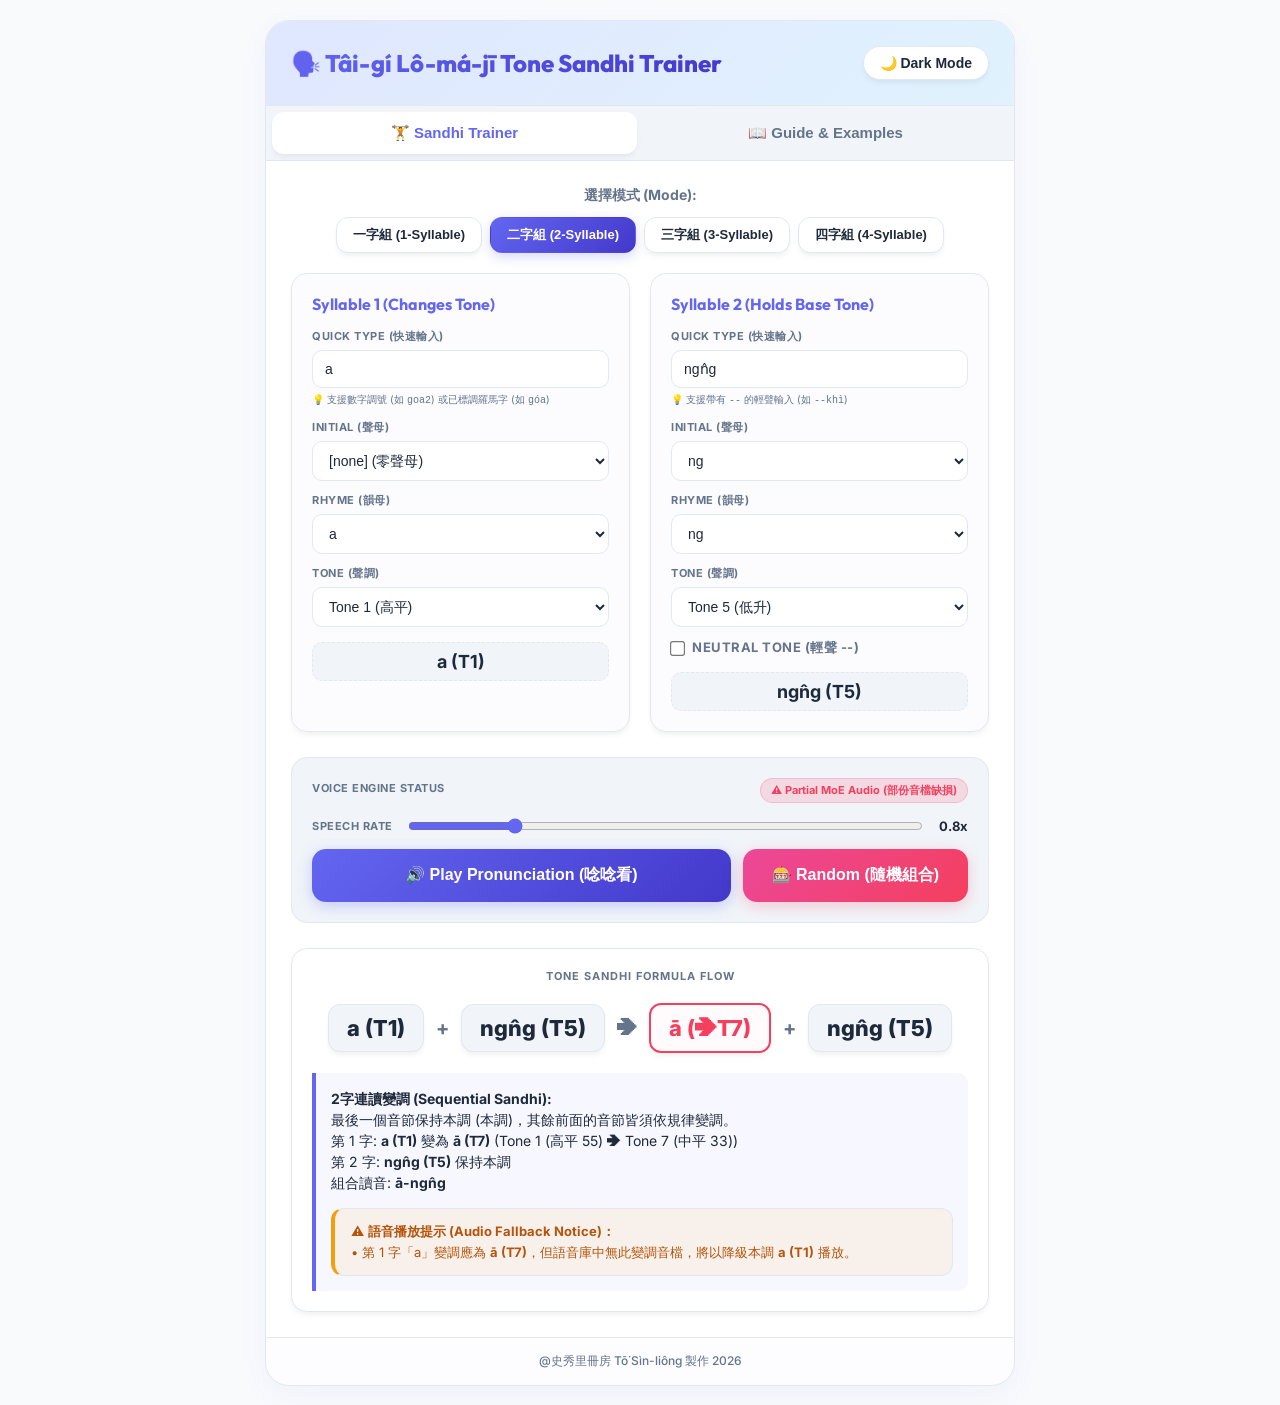
<file: lmj tone sandhi tool.html>
<!DOCTYPE html>
<html lang="zh-TW">
<head>
    <meta charset="UTF-8">
    <meta name="viewport" content="width=device-width, initial-scale=1.0">
    <title>Taiwanese Lô-má-jī Tone Sandhi Trainer</title>
    <!-- Fonts -->
    <link href="https://fonts.googleapis.com/css2?family=Inter:wght@300;400;500;600;700&family=Outfit:wght@400;500;600;700;800&display=swap" rel="stylesheet">
    <style>
        :root {
            --bg-color: #f8fafc;
            --card-bg: #ffffff;
            --text-color: #1e293b;
            --text-secondary: #64748b;
            --primary-color: #6366f1;
            --primary-hover: #4f46e5;
            --accent-color: #f43f5e;
            --success-color: #10b981;
            --border-color: #e2e8f0;
            --step-bg: #f1f5f9;
            --warning-color: #f59e0b;
            --warning-bg: rgba(245, 158, 11, 0.08);
            --warning-border: #f59e0b;
            --warning-text: #b45309;
            --shadow: 0 10px 30px rgba(99, 102, 241, 0.05);
            --card-shadow: 0 4px 6px -1px rgba(0, 0, 0, 0.05), 0 2px 4px -1px rgba(0, 0, 0, 0.02);
            --gradient: linear-gradient(135deg, #6366f1 0%, #4338ca 100%);
            --header-gradient: linear-gradient(135deg, #e0e7ff 0%, #e0f2fe 100%);
        }

        [data-theme="dark"] {
            --bg-color: #0f172a;
            --card-bg: #1e293b;
            --text-color: #f8fafc;
            --text-secondary: #94a3b8;
            --primary-color: #818cf8;
            --primary-hover: #6366f1;
            --accent-color: #fb7185;
            --success-color: #34d399;
            --border-color: #334155;
            --step-bg: #1e293b;
            --warning-color: #fbbf24;
            --warning-bg: rgba(251, 191, 36, 0.08);
            --warning-border: #fbbf24;
            --warning-text: #fbbf24;
            --shadow: 0 10px 30px rgba(0, 0, 0, 0.2);
            --card-shadow: 0 4px 6px -1px rgba(0, 0, 0, 0.2);
            --gradient: linear-gradient(135deg, #818cf8 0%, #6366f1 100%);
            --header-gradient: linear-gradient(135deg, #1e1b4b 0%, #0f172a 100%);
        }

        * {
            box-sizing: border-box;
            margin: 0;
            padding: 0;
            transition: background-color 0.25s, color 0.25s, border-color 0.25s, box-shadow 0.25s;
        }

        body {
            font-family: 'Inter', -apple-system, BlinkMacSystemFont, "Segoe UI", Roboto, sans-serif;
            background-color: var(--bg-color);
            color: var(--text-color);
            padding: 20px;
            min-height: 100vh;
            display: flex;
            justify-content: center;
            align-items: center;
        }

        .container {
            width: 100%;
            max-width: 750px;
            background: var(--card-bg);
            border-radius: 24px;
            box-shadow: var(--shadow);
            border: 1px solid var(--border-color);
            overflow: hidden;
        }

        header {
            background: var(--header-gradient);
            padding: 25px;
            display: flex;
            justify-content: space-between;
            align-items: center;
            border-bottom: 1px solid var(--border-color);
        }

        header h1 {
            font-family: 'Outfit', sans-serif;
            font-size: 24px;
            font-weight: 800;
            color: var(--text-color);
            background: var(--gradient);
            -webkit-background-clip: text;
            -webkit-text-fill-color: transparent;
            display: flex;
            align-items: center;
            gap: 10px;
        }

        .theme-btn {
            background: var(--card-bg);
            border: 1px solid var(--border-color);
            padding: 8px 16px;
            border-radius: 50px;
            cursor: pointer;
            font-size: 14px;
            font-weight: 600;
            color: var(--text-color);
            display: flex;
            align-items: center;
            gap: 6px;
            box-shadow: var(--card-shadow);
        }

        .theme-btn:hover {
            transform: translateY(-1px);
        }

        /* Tab Styles */
        .tab-bar {
            display: flex;
            background: var(--step-bg);
            border-bottom: 1px solid var(--border-color);
            padding: 6px;
            gap: 6px;
        }

        .tab-btn {
            flex: 1;
            background: transparent;
            border: none;
            padding: 12px;
            font-size: 15px;
            font-weight: 700;
            cursor: pointer;
            color: var(--text-secondary);
            border-radius: 12px;
            display: flex;
            align-items: center;
            justify-content: center;
            gap: 8px;
        }

        .tab-btn:hover {
            color: var(--text-color);
        }

        .tab-btn.active {
            background: var(--card-bg);
            color: var(--primary-color);
            box-shadow: var(--card-shadow);
        }

        .tab-content {
            display: none;
        }

        .tab-content.active {
            display: block;
        }

        .app-body {
            padding: 25px;
        }

        .grid-layout {
            display: grid;
            grid-template-columns: 1fr;
            gap: 20px;
            margin-bottom: 25px;
        }

        @media (min-width: 600px) {
            .grid-layout {
                grid-template-columns: 1fr 1fr;
            }
        }

        .card-selector {
            border: 1px solid var(--border-color);
            padding: 20px;
            border-radius: 16px;
            background: rgba(99, 102, 241, 0.02);
            box-shadow: var(--card-shadow);
            position: relative;
        }

        .card-selector h3 {
            font-family: 'Outfit', sans-serif;
            font-size: 16px;
            font-weight: 700;
            margin-bottom: 15px;
            color: var(--primary-color);
            display: flex;
            align-items: center;
            gap: 6px;
        }

        .control-group {
            margin-bottom: 12px;
        }

        .control-group:last-child {
            margin-bottom: 0;
        }

        label {
            display: block;
            font-size: 11px;
            font-weight: 700;
            text-transform: uppercase;
            letter-spacing: 0.5px;
            margin-bottom: 6px;
            color: var(--text-secondary);
        }

        select {
            width: 100%;
            padding: 10px 12px;
            font-size: 14px;
            font-weight: 500;
            border-radius: 10px;
            border: 1px solid var(--border-color);
            background: var(--card-bg);
            color: var(--text-color);
            outline: none;
            cursor: pointer;
        }

        select:focus {
            border-color: var(--primary-color);
            box-shadow: 0 0 0 3px rgba(99, 102, 241, 0.15);
        }

        input[type="text"] {
            width: 100%;
            padding: 10px 12px;
            font-size: 14px;
            font-weight: 500;
            border-radius: 10px;
            border: 1px solid var(--border-color);
            background: var(--card-bg);
            color: var(--text-color);
            outline: none;
        }

        input[type="text"]:focus {
            border-color: var(--primary-color);
            box-shadow: 0 0 0 3px rgba(99, 102, 241, 0.15);
        }

        .input-caption {
            font-size: 10px;
            line-height: 1.4;
            color: var(--text-secondary);
            margin-top: 4px;
            display: block;
        }

        .preview-pill {
            margin-top: 15px;
            padding: 8px 12px;
            background: var(--step-bg);
            border-radius: 10px;
            font-size: 18px;
            font-weight: 700;
            text-align: center;
            border: 1px dashed var(--border-color);
            color: var(--text-color);
        }

        .fallback-warning-box {
            margin-top: 15px;
            padding: 12px 16px;
            border-radius: 12px;
            background-color: var(--warning-bg);
            border-left: 4px solid var(--warning-color);
            border-right: 1px solid var(--border-color);
            border-top: 1px solid var(--border-color);
            border-bottom: 1px solid var(--border-color);
            font-size: 13px;
            line-height: 1.6;
            color: var(--warning-text);
        }

        .tts-controls {
            display: flex;
            flex-direction: column;
            gap: 15px;
            padding: 20px;
            border-radius: 16px;
            background: var(--step-bg);
            margin-bottom: 25px;
            border: 1px solid var(--border-color);
        }

        .speed-slider-container {
            display: flex;
            align-items: center;
            justify-content: space-between;
            gap: 15px;
        }

        .speed-slider-container label {
            margin-bottom: 0;
            flex-shrink: 0;
        }

        .speed-slider-row {
            display: flex;
            align-items: center;
            gap: 10px;
            flex-grow: 1;
        }

        input[type="range"] {
            flex-grow: 1;
            accent-color: var(--primary-color);
            cursor: pointer;
        }

        .speed-value {
            font-size: 13px;
            font-weight: 700;
            min-width: 35px;
            text-align: right;
        }

        .btn-action {
            background: var(--gradient);
            color: white;
            border: none;
            width: 100%;
            padding: 16px;
            font-size: 16px;
            font-weight: 700;
            border-radius: 14px;
            cursor: pointer;
            box-shadow: 0 4px 15px rgba(99, 102, 241, 0.3);
            display: flex;
            align-items: center;
            justify-content: center;
            gap: 8px;
        }

        .btn-action:hover {
            transform: translateY(-1px);
            box-shadow: 0 6px 20px rgba(99, 102, 241, 0.4);
        }

        .btn-action:active {
            transform: scale(0.99);
        }

        .output-panel {
            background: var(--card-bg);
            border: 1px solid var(--border-color);
            border-radius: 16px;
            padding: 20px;
            box-shadow: var(--card-shadow);
        }

        .panel-title {
            font-size: 11px;
            font-weight: 700;
            text-transform: uppercase;
            letter-spacing: 1px;
            color: var(--text-secondary);
            margin-bottom: 15px;
            text-align: center;
        }

        .flow-display {
            display: flex;
            align-items: center;
            justify-content: center;
            flex-wrap: wrap;
            gap: 12px;
            margin: 20px 0;
        }

        .syllable-pill {
            padding: 10px 18px;
            background: var(--step-bg);
            border-radius: 12px;
            font-size: 22px;
            font-weight: 800;
            box-shadow: var(--card-shadow);
            border: 1px solid var(--border-color);
        }

        .syllable-pill.changed {
            border: 2px solid var(--accent-color);
            color: var(--accent-color);
            background: rgba(244, 63, 94, 0.02);
            animation: pulse-accent 2s infinite;
        }

        .arrow-indicator {
            font-size: 20px;
            font-weight: bold;
            color: var(--text-secondary);
        }

        .desc-text {
            background: rgba(99, 102, 241, 0.05);
            border-left: 4px solid var(--primary-color);
            padding: 15px;
            border-radius: 0 10px 10px 0;
            font-size: 14px;
            line-height: 1.5;
            color: var(--text-color);
            margin-top: 15px;
        }

        .badge {
            display: inline-block;
            padding: 4px 10px;
            font-size: 11px;
            font-weight: 700;
            border-radius: 50px;
            background: var(--border-color);
            color: var(--text-color);
        }

        .badge.engine {
            background: rgba(16, 185, 129, 0.15);
            color: var(--success-color);
            border: 1px solid rgba(16, 185, 129, 0.2);
            transition: all 0.2s ease;
        }
        
        .badge.engine.fallback {
            background: rgba(244, 63, 94, 0.15);
            color: var(--accent-color);
            border: 1px solid rgba(244, 63, 94, 0.2);
        }

        /* Help & Guide Tab Styles */
        .guide-container {
            display: flex;
            flex-direction: column;
            gap: 25px;
            padding: 5px 0;
        }

        .guide-section {
            display: flex;
            flex-direction: column;
            gap: 12px;
        }

        .guide-section h2 {
            font-family: 'Outfit', sans-serif;
            font-size: 18px;
            font-weight: 700;
            color: var(--primary-color);
            border-bottom: 2px solid var(--border-color);
            padding-bottom: 8px;
            margin-top: 10px;
        }

        .guide-grid {
            display: grid;
            grid-template-columns: 1fr;
            gap: 15px;
        }

        @media (min-width: 600px) {
            .guide-grid {
                grid-template-columns: 1fr 1fr;
            }
        }

        .guide-card {
            border: 1px solid var(--border-color);
            background: rgba(99, 102, 241, 0.01);
            border-radius: 14px;
            padding: 16px;
            font-size: 14px;
            line-height: 1.5;
        }

        .guide-card h4 {
            font-family: 'Outfit', sans-serif;
            font-size: 15px;
            font-weight: 700;
            margin-bottom: 8px;
            color: var(--text-color);
        }

        /* Sandhi Loop Visualizer */
        .sandhi-loop-visualizer {
            display: flex;
            flex-direction: column;
            align-items: center;
            gap: 15px;
            padding: 20px;
            background: rgba(99, 102, 241, 0.03);
            border: 1px solid var(--border-color);
            border-radius: 16px;
        }

        .loop-diagram {
            display: flex;
            flex-wrap: wrap;
            justify-content: center;
            gap: 12px;
            margin: 8px 0;
            width: 100%;
        }

        .loop-node {
            display: flex;
            align-items: center;
            gap: 8px;
            padding: 6px 12px;
            background: var(--card-bg);
            border: 1px solid var(--border-color);
            border-radius: 10px;
            font-weight: 700;
            font-size: 13px;
            box-shadow: var(--card-shadow);
        }

        .loop-node span.tone-num {
            background: var(--primary-color);
            color: white;
            padding: 1px 5px;
            border-radius: 4px;
            font-size: 10px;
            font-weight: 800;
        }

        .loop-arrow {
            font-weight: bold;
            color: var(--text-secondary);
            font-size: 16px;
            display: flex;
            align-items: center;
        }

        /* Pitch Contours Grid */
        .pitch-grid {
            display: grid;
            grid-template-columns: repeat(auto-fill, minmax(130px, 1fr));
            gap: 12px;
            margin-top: 10px;
        }

        .pitch-card {
            background: var(--card-bg);
            border: 1px solid var(--border-color);
            border-radius: 14px;
            padding: 12px;
            display: flex;
            flex-direction: column;
            align-items: center;
            text-align: center;
            box-shadow: var(--card-shadow);
        }

        .pitch-card h5 {
            font-family: 'Outfit', sans-serif;
            font-size: 13px;
            font-weight: 700;
            margin-bottom: 2px;
            color: var(--text-color);
        }

        .pitch-card span.pitch-val {
            font-size: 11px;
            color: var(--accent-color);
            font-weight: 600;
            margin-bottom: 8px;
        }

        /* Examples list */
        .example-list {
            display: flex;
            flex-direction: column;
            gap: 10px;
        }

        .example-row {
            display: flex;
            justify-content: space-between;
            align-items: center;
            padding: 12px 16px;
            background: var(--step-bg);
            border-radius: 12px;
            border: 1px solid var(--border-color);
            cursor: pointer;
            transition: all 0.2s;
        }

        .example-row:hover {
            transform: translateX(4px);
            border-color: var(--primary-color);
            background: rgba(99, 102, 241, 0.03);
        }

        .example-words {
            font-weight: 700;
            font-size: 15px;
        }

        .example-pinyin {
            font-size: 13px;
            color: var(--text-secondary);
            font-family: monospace;
            margin-left: 8px;
        }

        .example-sandhi {
            font-size: 13px;
            color: var(--accent-color);
            font-weight: 600;
        }

        @keyframes pulse-accent {
            0% { box-shadow: 0 0 0 0 rgba(244, 63, 94, 0.4); }
            70% { box-shadow: 0 0 0 6px rgba(244, 63, 94, 0); }
            100% { box-shadow: 0 0 0 0 rgba(244, 63, 94, 0); }
        }

        /* Mode Selectors styling */
        .mode-btn {
            background: var(--card-bg);
            border: 1px solid var(--border-color);
            padding: 8px 16px;
            border-radius: 12px;
            cursor: pointer;
            font-size: 13px;
            font-weight: 700;
            color: var(--text-color);
            box-shadow: var(--card-shadow);
            transition: all 0.2s ease;
            outline: none;
        }

        .mode-btn:hover {
            border-color: var(--primary-color);
            color: var(--primary-color);
        }

        .mode-btn.active {
            background: var(--gradient);
            color: white;
            border-color: transparent;
            box-shadow: 0 4px 12px rgba(99, 102, 241, 0.25);
        }

        /* Responsive columns for the dynamic grid */
        @media (min-width: 768px) {
            .grid-layout.cols-2 {
                grid-template-columns: repeat(2, 1fr);
            }
            .grid-layout.cols-3 {
                grid-template-columns: repeat(3, 1fr);
            }
            .grid-layout.cols-4 {
                grid-template-columns: repeat(4, 1fr);
            }
        }
        @media (min-width: 480px) and (max-width: 767px) {
            .grid-layout.cols-3 {
                grid-template-columns: repeat(2, 1fr);
            }
            .grid-layout.cols-4 {
                grid-template-columns: repeat(2, 1fr);
            }
        }
    </style>
</head>
<body>

    <div class="container">
        <header>
            <h1>🗣️ Tâi-gí Lô-má-jī Tone Sandhi Trainer</h1>
            <button class="theme-btn" onclick="toggleTheme()" id="theme-toggle">🌙 Dark Mode</button>
        </header>

        <!-- Tab Bar -->
        <div class="tab-bar">
            <button class="tab-btn active" onclick="switchTab('trainer')">🏋️ Sandhi Trainer</button>
            <button class="tab-btn" onclick="switchTab('guide')">📖 Guide & Examples</button>
        </div>

        <div class="app-body">
            <!-- TAB 1: TRAINER -->
            <div id="tab-trainer" class="tab-content active">
                <!-- Mode Selector -->
                <div class="mode-selector-container" style="margin-bottom: 20px; display: flex; align-items: center; gap: 12px; justify-content: center; flex-wrap: wrap;">
                    <span style="font-weight: 700; font-size: 14px; color: var(--text-secondary);">選擇模式 (Mode):</span>
                    <div class="mode-buttons" style="display: flex; gap: 8px;">
                        <button class="mode-btn" onclick="setWordCount(1)" id="mode-btn-1">一字組 (1-Syllable)</button>
                        <button class="mode-btn active" onclick="setWordCount(2)" id="mode-btn-2">二字組 (2-Syllable)</button>
                        <button class="mode-btn" onclick="setWordCount(3)" id="mode-btn-3">三字組 (3-Syllable)</button>
                        <button class="mode-btn" onclick="setWordCount(4)" id="mode-btn-4">四字組 (4-Syllable)</button>
                    </div>
                </div>

                <!-- 4-Syllable Structure Selector -->
                <div id="structure-selector-container" style="margin-bottom: 20px; display: none; align-items: center; gap: 12px; justify-content: center; flex-wrap: wrap;">
                    <span style="font-weight: 700; font-size: 14px; color: var(--text-secondary);">四字結構 (Structure):</span>
                    <div class="structure-buttons" style="display: flex; gap: 8px;">
                        <button class="mode-btn active" onclick="setFourSyllableStructure('sequential')" id="struct-btn-seq">連續變調 (1-2-3➔4)</button>
                        <button class="mode-btn" onclick="setFourSyllableStructure('split')" id="struct-btn-split">兩兩變調 (1➔2 + 3➔4)</button>
                    </div>
                </div>

                <div class="grid-layout cols-2">
                    <!-- Word 1 (Syllable 1 Builder) -->
                    <div class="card-selector" id="card-1">
                        <h3 id="card-title-1">Syllable 1 (Changes Tone)</h3>
                        
                        <!-- Quick Input Textbox -->
                        <div class="control-group">
                            <label for="text1">Quick Type (快速輸入)</label>
                            <input type="text" id="text1" placeholder="e.g. góa, goa2" oninput="onTextInput(1)">
                            <span class="input-caption">💡 支援數字調號 (如 <code>goa2</code>) 或已標調羅馬字 (如 <code>góa</code>)</span>
                        </div>
                        
                        <div class="control-group">
                            <label for="init1">Initial (聲母)</label>
                            <select id="init1" onchange="onSyllableChange(1)">
                                <option value="">[none] (零聲母)</option>
                                <option value="b">b (voiced b)</option>
                                <option value="g">g (voiced g)</option>
                                <option value="h">h</option>
                                <option value="j">j (voiced j)</option>
                                <option value="k">k</option>
                                <option value="kh">kh</option>
                                <option value="l">l</option>
                                <option value="m">m</option>
                                <option value="n">n</option>
                                <option value="ng">ng</option>
                                <option value="p">p</option>
                                <option value="ph">ph</option>
                                <option value="s">s</option>
                                <option value="t">t</option>
                                <option value="th">th</option>
                                <option value="ts">ts / ch</option>
                                <option value="tsh">tsh / chh</option>
                            </select>
                        </div>

                        <div class="control-group">
                            <label for="rhyme1">Rhyme (韻母)</label>
                            <select id="rhyme1" onchange="onRhymeChange(1)">
                                <optgroup label="Vowels & Diphthongs">
                                    <option value="a" selected>a</option>
                                    <option value="e">e</option>
                                    <option value="i">i</option>
                                    <option value="o">o</option>
                                    <option value="oo">oo / o͘</option>
                                    <option value="u">u</option>
                                    <option value="ai">ai</option>
                                    <option value="au">au</option>
                                    <option value="ia">ia</option>
                                    <option value="iu">iu</option>
                                    <option value="io">io</option>
                                    <option value="ua">ua</option>
                                    <option value="ui">ui</option>
                                    <option value="ue">ue</option>
                                    <option value="iau">iau</option>
                                    <option value="uai">uai</option>
                                </optgroup>
                                <optgroup label="Nasalized (鼻化)">
                                    <option value="aⁿ">aⁿ / ann</option>
                                    <option value="eⁿ">eⁿ / enn</option>
                                    <option value="iⁿ">iⁿ / inn</option>
                                    <option value="o͘ⁿ">o͘ⁿ / oonn</option>
                                    <option value="oⁿ">oⁿ / onn</option>
                                    <option value="uaⁿ">uaⁿ / uann</option>
                                    <option value="uiⁿ">uiⁿ / uinn</option>
                                    <option value="ueⁿ">ueⁿ / uenn</option>
                                    <option value="iauⁿ">iauⁿ / iaunn</option>
                                    <option value="iaⁿ">iaⁿ / iann</option>
                                    <option value="iuⁿ">iuⁿ / iunn</option>
                                    <option value="aiⁿ">aiⁿ / ainn</option>
                                    <option value="uaiⁿ">uaiⁿ / uainn</option>
                                </optgroup>
                                <optgroup label="Nasal Codas">
                                    <option value="am">am</option>
                                    <option value="an">an</option>
                                    <option value="ang">ang</option>
                                    <option value="im">im</option>
                                    <option value="in">in</option>
                                    <option value="ing">ing</option>
                                    <option value="un">un</option>
                                    <option value="ong">ong</option>
                                    <option value="iam">iam</option>
                                    <option value="ian">ian</option>
                                    <option value="iong">iong</option>
                                    <option value="uan">uan</option>
                                    <option value="iang">iang</option>
                                    <option value="uang">uang</option>
                                </optgroup>
                                <optgroup label="Syllabic Nasals">
                                    <option value="m">m</option>
                                    <option value="ng">ng</option>
                                </optgroup>
                                <optgroup label="Entering Tone (Stop Codas)">
                                    <option value="ap">ap</option>
                                    <option value="at">at</option>
                                    <option value="ak">ak</option>
                                    <option value="ah">ah</option>
                                    <option value="ip">ip</option>
                                    <option value="it">it</option>
                                    <option value="ik">ik</option>
                                    <option value="ih">ih</option>
                                    <option value="up">up</option>
                                    <option value="ut">ut</option>
                                    <option value="uk">uk</option>
                                    <option value="uh">uh</option>
                                    <option value="op">op</option>
                                    <option value="ok">ok</option>
                                    <option value="oh">oh</option>
                                    <option value="iap">iap</option>
                                    <option value="iat">iat</option>
                                    <option value="iah">iah</option>
                                    <option value="uap">uap</option>
                                    <option value="uat">uat</option>
                                    <option value="uah">uah</option>
                                    <option value="iak">iak</option>
                                    <option value="uak">uak</option>
                                    <option value="aih">aih</option>
                                    <option value="auh">auh</option>
                                    <option value="iauh">iauh</option>
                                    <option value="ioh">ioh</option>
                                    <option value="ooh">ooh</option>
                                    <option value="ueh">ueh</option>
                                    <option value="uih">uih</option>
                                    <option value="iuh">iuh</option>
                                    <option value="mh">mh</option>
                                    <option value="ngh">ngh</option>
                                    <option value="aⁿh">aⁿh / annh</option>
                                    <option value="eⁿh">eⁿh / ennh</option>
                                    <option value="iaⁿh">iaⁿh / iannh</option>
                                </optgroup>
                            </select>
                        </div>

                        <div class="control-group">
                            <label for="tone1">Tone (聲調)</label>
                            <select id="tone1" onchange="onSyllableChange(1)">
                                <!-- Populated Dynamically -->
                            </select>
                        </div>

                        <div class="preview-pill" id="preview1">--</div>
                    </div>

                    <!-- Word 2 (Syllable 2 Builder) -->
                    <div class="card-selector" id="card-2">
                        <h3>Syllable 2 (Holds Base Tone)</h3>
                        
                        <!-- Quick Input Textbox -->
                        <div class="control-group">
                            <label for="text2">Quick Type (快速輸入)</label>
                            <input type="text" id="text2" placeholder="e.g. góa, goa2" oninput="onTextInput(2)">
                            <span class="input-caption">💡 支援帶有 <code>--</code> 的輕聲輸入 (如 <code>--khì</code>)</span>
                        </div>
                        
                        <div class="control-group">
                            <label for="init2">Initial (聲母)</label>
                            <select id="init2" onchange="onSyllableChange(2)">
                                <option value="">[none] (零聲母)</option>
                                <option value="b">b (voiced b)</option>
                                <option value="g">g (voiced g)</option>
                                <option value="h">h</option>
                                <option value="j">j (voiced j)</option>
                                <option value="k">k</option>
                                <option value="kh">kh</option>
                                <option value="l">l</option>
                                <option value="m">m</option>
                                <option value="n">n</option>
                                <option value="ng" selected>ng</option>
                                <option value="p">p</option>
                                <option value="ph">ph</option>
                                <option value="s">s</option>
                                <option value="t">t</option>
                                <option value="th">th</option>
                                <option value="ts">ts / ch</option>
                                <option value="tsh">tsh / chh</option>
                            </select>
                        </div>

                        <div class="control-group">
                            <label for="rhyme2">Rhyme (韻母)</label>
                            <select id="rhyme2" onchange="onRhymeChange(2)">
                                <optgroup label="Vowels & Diphthongs">
                                    <option value="a">a</option>
                                    <option value="e">e</option>
                                    <option value="i">i</option>
                                    <option value="o">o</option>
                                    <option value="oo">oo / o͘</option>
                                    <option value="u">u</option>
                                    <option value="ia">ia</option>
                                    <option value="iu">iu</option>
                                    <option value="io">io</option>
                                    <option value="ua">ua</option>
                                    <option value="ui">ui</option>
                                    <option value="ue">ue</option>
                                    <option value="iau">iau</option>
                                    <option value="uai">uai</option>
                                </optgroup>
                                <optgroup label="Nasalized (鼻化)">
                                    <option value="aⁿ">aⁿ / ann</option>
                                    <option value="eⁿ">eⁿ / enn</option>
                                    <option value="iⁿ">iⁿ / inn</option>
                                    <option value="o͘ⁿ">o͘ⁿ / oonn</option>
                                    <option value="oⁿ">oⁿ / onn</option>
                                    <option value="uaⁿ">uaⁿ / uann</option>
                                    <option value="uiⁿ">uiⁿ / uinn</option>
                                    <option value="ueⁿ">ueⁿ / uenn</option>
                                    <option value="iauⁿ">iauⁿ / iaunn</option>
                                    <option value="iaⁿ">iaⁿ / iann</option>
                                    <option value="iuⁿ">iuⁿ / iunn</option>
                                    <option value="aiⁿ">aiⁿ / ainn</option>
                                    <option value="uaiⁿ">uaiⁿ / uainn</option>
                                </optgroup>
                                <optgroup label="Nasal Codas">
                                    <option value="am">am</option>
                                    <option value="an">an</option>
                                    <option value="ang">ang</option>
                                    <option value="im">im</option>
                                    <option value="in">in</option>
                                    <option value="ing">ing</option>
                                    <option value="un">un</option>
                                    <option value="ong">ong</option>
                                    <option value="iam">iam</option>
                                    <option value="ian">ian</option>
                                    <option value="iong">iong</option>
                                    <option value="uan">uan</option>
                                    <option value="iang">iang</option>
                                    <option value="uang">uang</option>
                                </optgroup>
                                <optgroup label="Syllabic Nasals">
                                    <option value="m">m</option>
                                    <option value="ng" selected>ng</option>
                                </optgroup>
                                <optgroup label="Entering Tone (Stop Codas)">
                                    <option value="ap">ap</option>
                                    <option value="at">at</option>
                                    <option value="ak">ak</option>
                                    <option value="ah">ah</option>
                                    <option value="ip">ip</option>
                                    <option value="it">it</option>
                                    <option value="ik">ik</option>
                                    <option value="ih">ih</option>
                                    <option value="up">up</option>
                                    <option value="ut">ut</option>
                                    <option value="uk">uk</option>
                                    <option value="uh">uh</option>
                                    <option value="op">op</option>
                                    <option value="ok">ok</option>
                                    <option value="oh">oh</option>
                                    <option value="iap">iap</option>
                                    <option value="iat">iat</option>
                                    <option value="iah">iah</option>
                                    <option value="uap">uap</option>
                                    <option value="uat">uat</option>
                                    <option value="uah">uah</option>
                                    <option value="iak">iak</option>
                                    <option value="uak">uak</option>
                                    <option value="aih">aih</option>
                                    <option value="auh">auh</option>
                                    <option value="iauh">iauh</option>
                                    <option value="ioh">ioh</option>
                                    <option value="ooh">ooh</option>
                                    <option value="ueh">ueh</option>
                                    <option value="uih">uih</option>
                                    <option value="iuh">iuh</option>
                                    <option value="mh">mh</option>
                                    <option value="ngh">ngh</option>
                                    <option value="aⁿh">aⁿh / annh</option>
                                    <option value="eⁿh">eⁿh / ennh</option>
                                    <option value="iaⁿh">iaⁿh / iannh</option>
                                </optgroup>
                            </select>
                        </div>

                        <div class="control-group">
                            <label for="tone2">Tone (聲調)</label>
                            <select id="tone2" onchange="onSyllableChange(2)">
                                <!-- Populated Dynamically -->
                            </select>
                        </div>
                        
                        <!-- Neutral Tone Checkbox -->
                        <div class="control-group" id="neutral-container-2" style="display: flex; align-items: center; gap: 8px; margin-top: 10px;">
                            <input type="checkbox" id="neutral2" onchange="onNeutralChange()" style="width: auto; cursor: pointer; transform: scale(1.15);">
                            <label for="neutral2" style="margin-bottom: 0; cursor: pointer; user-select: none; font-size: 13px;">Neutral Tone (輕聲 --)</label>
                        </div>

                        <div class="preview-pill" id="preview2">--</div>
                    </div>

                    <!-- Word 3 (Syllable 3 Builder) -->
                    <div class="card-selector" id="card-3" style="display: none;">
                        <h3>Syllable 3</h3>
                        
                        <!-- Quick Input Textbox -->
                        <div class="control-group">
                            <label for="text3">Quick Type (快速輸入)</label>
                            <input type="text" id="text3" placeholder="e.g. góa, goa2" oninput="onTextInput(3)">
                            <span class="input-caption">💡 支援帶有 <code>--</code> 的輕聲輸入 (如 <code>--khì</code>)</span>
                        </div>
                        
                        <div class="control-group">
                            <label for="init3">Initial (聲母)</label>
                            <select id="init3" onchange="onSyllableChange(3)"></select>
                        </div>

                        <div class="control-group">
                            <label for="rhyme3">Rhyme (韻母)</label>
                            <select id="rhyme3" onchange="onRhymeChange(3)"></select>
                        </div>

                        <div class="control-group">
                            <label for="tone3">Tone (聲調)</label>
                            <select id="tone3" onchange="onSyllableChange(3)">
                                <!-- Populated Dynamically -->
                            </select>
                        </div>
                        
                        <!-- Neutral Tone Checkbox -->
                        <div class="control-group" id="neutral-container-3" style="display: flex; align-items: center; gap: 8px; margin-top: 10px;">
                            <input type="checkbox" id="neutral3" onchange="onNeutralChange()" style="width: auto; cursor: pointer; transform: scale(1.15);">
                            <label for="neutral3" style="margin-bottom: 0; cursor: pointer; user-select: none; font-size: 13px;">Neutral Tone (輕聲 --)</label>
                        </div>

                        <div class="preview-pill" id="preview3">--</div>
                    </div>

                    <!-- Word 4 (Syllable 4 Builder) -->
                    <div class="card-selector" id="card-4" style="display: none;">
                        <h3>Syllable 4</h3>
                        
                        <!-- Quick Input Textbox -->
                        <div class="control-group">
                            <label for="text4">Quick Type (快速輸入)</label>
                            <input type="text" id="text4" placeholder="e.g. góa, goa2" oninput="onTextInput(4)">
                            <span class="input-caption">💡 支援帶有 <code>--</code> 的輕聲輸入 (如 <code>--khì</code>)</span>
                        </div>
                        
                        <div class="control-group">
                            <label for="init4">Initial (聲母)</label>
                            <select id="init4" onchange="onSyllableChange(4)"></select>
                        </div>

                        <div class="control-group">
                            <label for="rhyme4">Rhyme (韻母)</label>
                            <select id="rhyme4" onchange="onRhymeChange(4)"></select>
                        </div>

                        <div class="control-group">
                            <label for="tone4">Tone (聲調)</label>
                            <select id="tone4" onchange="onSyllableChange(4)">
                                <!-- Populated Dynamically -->
                            </select>
                        </div>
                        
                        <!-- Neutral Tone Checkbox -->
                        <div class="control-group" id="neutral-container-4" style="display: flex; align-items: center; gap: 8px; margin-top: 10px;">
                            <input type="checkbox" id="neutral4" onchange="onNeutralChange()" style="width: auto; cursor: pointer; transform: scale(1.15);">
                            <label for="neutral4" style="margin-bottom: 0; cursor: pointer; user-select: none; font-size: 13px;">Neutral Tone (輕聲 --)</label>
                        </div>

                        <div class="preview-pill" id="preview4">--</div>
                    </div>
                </div>

                <div class="tts-controls">
                    <div style="display: flex; justify-content: space-between; align-items: center;">
                        <label>Voice Engine Status</label>
                        <span class="badge engine" id="speech-engine-badge">🔊 MoE Audio (教育部真人口音)</span>
                    </div>
                    <div class="speed-slider-container">
                        <label for="speed-rate">Speech Rate</label>
                        <div class="speed-slider-row">
                            <input type="range" id="speed-rate" min="0.5" max="2.0" step="0.1" value="0.8">
                            <span class="speed-value" id="speed-value">0.8x</span>
                        </div>
                    </div>
                    <div style="display: flex; gap: 12px; flex-wrap: wrap; width: 100%;">
                        <button class="btn-action" onclick="triggerSpeech()" style="flex: 2; min-width: 200px;">
                            <span>🔊 Play Pronunciation (唸唸看)</span>
                        </button>
                        <button class="btn-action" onclick="triggerSlotMachine()" style="flex: 1; min-width: 150px; background: linear-gradient(135deg, #ec4899 0%, #f43f5e 100%); box-shadow: 0 4px 15px rgba(244, 63, 94, 0.25);">
                            <span>🎰 Random (隨機組合)</span>
                        </button>
                    </div>
                </div>

                <div class="output-panel">
                    <div class="panel-title">Tone Sandhi Formula Flow</div>
                    
                    <div class="flow-display">
                        <div class="syllable-pill" id="out-s1-base">--</div>
                        <div class="arrow-indicator" id="flow-joiner">+</div>
                        <div class="syllable-pill" id="out-s2-base">--</div>
                        <div class="arrow-indicator">➔</div>
                        <div class="syllable-pill changed" id="out-s1-sandhi">--</div>
                        <div class="syllable-pill" id="out-s2-final">--</div>
                    </div>

                    <div class="desc-text" id="explanation-box">
                        Modify syllable settings to calculate the tone sandhi formula path.
                    </div>
                </div>
            </div>

            <!-- TAB 2: GUIDE & HELP -->
            <div id="tab-guide" class="tab-content">
                <div class="guide-container">
                    <div class="guide-section">
                        <h2>📖 How Taiwanese Tone Sandhi Works</h2>
                        <p style="font-size: 14px; line-height: 1.5; color: var(--text-secondary);">
                            在臺灣台語中，當兩個或更多音節組合成一個詞組（或句子）時，**除了最後一個音節維持本調外，前面的音節皆須變調**。這種語音現象稱為**連讀變調 (Tone Sandhi)**。
                        </p>
                        <ul style="font-size: 13px; color: var(--text-secondary); margin-left: 20px; display: flex; flex-direction: column; gap: 6px; line-height: 1.5;">
                            <li><strong>二字詞組 (2-Syllable)</strong>：第 1 字變調，第 2 字維持本調（例如：驚人 kiann1+lang5 ➔ kiāⁿ-lâng）。</li>
                            <li><strong>三字詞組 (3-Syllable)</strong>：第 1、2 字變調，第 3 字維持本調（例如：台灣人 tai5+uan5+lang5 ➔ Tāi-uān-lâng）。若末字為輕聲，則倒數第二字讀本調，最前字變調。</li>
                            <li><strong>四字詞組 (4-Syllable)</strong>：依結構不同有兩種變調方式：
                                <br>1. *連續變調 (Sequential)*：前 3 字變調，第 4 字維持本調。
                                <br>2. *兩兩變調 (2+2 Split)*：常用于複合詞組（如「台灣大學」），拆為前二字一組（1變調 ➔ 2本調）與後二字一組（3變調 ➔ 4本調）。
                            </li>
                        </ul>
                    </div>
                    
                    <!-- Tone Pitch Contours (Chao Grid) -->
                    <div class="guide-section">
                        <h2>🎼 Taiwanese Tone Pitch Contours (聲調五度標音譜格)</h2>
                        <p style="font-size: 13px; color: var(--text-secondary); line-height: 1.4;">
                            Below are the pitch contours of the 7 standard tones represented in Chao's 5-level pitch grid (五度標音法), ranging from 1 (lowest) to 5 (highest). Dotted horizontal lines represent pitch heights.
                        </p>
                        
                        <div class="pitch-grid">
                            <!-- Tone 1: 55 -->
                            <div class="pitch-card">
                                <h5>T1 高平</h5>
                                <span class="pitch-val">調值: 55</span>
                                <svg width="70" height="70" viewBox="0 0 50 50">
                                    <line x1="5" y1="10" x2="45" y2="10" stroke="var(--border-color)" stroke-dasharray="1,1" stroke-width="0.5" />
                                    <line x1="5" y1="18" x2="45" y2="18" stroke="var(--border-color)" stroke-dasharray="1,1" stroke-width="0.5" />
                                    <line x1="5" y1="26" x2="45" y2="26" stroke="var(--border-color)" stroke-dasharray="1,1" stroke-width="0.5" />
                                    <line x1="5" y1="34" x2="45" y2="34" stroke="var(--border-color)" stroke-dasharray="1,1" stroke-width="0.5" />
                                    <line x1="5" y1="42" x2="45" y2="42" stroke="var(--border-color)" stroke-dasharray="1,1" stroke-width="0.5" />
                                    <text x="1" y="11" font-size="4" fill="var(--text-secondary)">5</text>
                                    <text x="1" y="43" font-size="4" fill="var(--text-secondary)">1</text>
                                    <path d="M 12,10 L 38,10" fill="none" stroke="var(--primary-color)" stroke-width="3.5" stroke-linecap="round" />
                                </svg>
                            </div>
                            
                            <!-- Tone 2: 51 -->
                            <div class="pitch-card">
                                <h5>T2 高降</h5>
                                <span class="pitch-val">調值: 51</span>
                                <svg width="70" height="70" viewBox="0 0 50 50">
                                    <line x1="5" y1="10" x2="45" y2="10" stroke="var(--border-color)" stroke-dasharray="1,1" stroke-width="0.5" />
                                    <line x1="5" y1="18" x2="45" y2="18" stroke="var(--border-color)" stroke-dasharray="1,1" stroke-width="0.5" />
                                    <line x1="5" y1="26" x2="45" y2="26" stroke="var(--border-color)" stroke-dasharray="1,1" stroke-width="0.5" />
                                    <line x1="5" y1="34" x2="45" y2="34" stroke="var(--border-color)" stroke-dasharray="1,1" stroke-width="0.5" />
                                    <line x1="5" y1="42" x2="45" y2="42" stroke="var(--border-color)" stroke-dasharray="1,1" stroke-width="0.5" />
                                    <text x="1" y="11" font-size="4" fill="var(--text-secondary)">5</text>
                                    <text x="1" y="43" font-size="4" fill="var(--text-secondary)">1</text>
                                    <path d="M 12,10 L 38,42" fill="none" stroke="var(--primary-color)" stroke-width="3.5" stroke-linecap="round" />
                                </svg>
                            </div>

                            <!-- Tone 3: 21 -->
                            <div class="pitch-card">
                                <h5>T3 低降</h5>
                                <span class="pitch-val">調值: 21</span>
                                <svg width="70" height="70" viewBox="0 0 50 50">
                                    <line x1="5" y1="10" x2="45" y2="10" stroke="var(--border-color)" stroke-dasharray="1,1" stroke-width="0.5" />
                                    <line x1="5" y1="18" x2="45" y2="18" stroke="var(--border-color)" stroke-dasharray="1,1" stroke-width="0.5" />
                                    <line x1="5" y1="26" x2="45" y2="26" stroke="var(--border-color)" stroke-dasharray="1,1" stroke-width="0.5" />
                                    <line x1="5" y1="34" x2="45" y2="34" stroke="var(--border-color)" stroke-dasharray="1,1" stroke-width="0.5" />
                                    <line x1="5" y1="42" x2="45" y2="42" stroke="var(--border-color)" stroke-dasharray="1,1" stroke-width="0.5" />
                                    <text x="1" y="11" font-size="4" fill="var(--text-secondary)">5</text>
                                    <text x="1" y="43" font-size="4" fill="var(--text-secondary)">1</text>
                                    <path d="M 12,34 L 38,42" fill="none" stroke="var(--primary-color)" stroke-width="3.5" stroke-linecap="round" />
                                </svg>
                            </div>

                            <!-- Tone 4: 3 (short) -->
                            <div class="pitch-card">
                                <h5>T4 中入</h5>
                                <span class="pitch-val">調值: 3 (促)</span>
                                <svg width="70" height="70" viewBox="0 0 50 50">
                                    <line x1="5" y1="10" x2="45" y2="10" stroke="var(--border-color)" stroke-dasharray="1,1" stroke-width="0.5" />
                                    <line x1="5" y1="18" x2="45" y2="18" stroke="var(--border-color)" stroke-dasharray="1,1" stroke-width="0.5" />
                                    <line x1="5" y1="26" x2="45" y2="26" stroke="var(--border-color)" stroke-dasharray="1,1" stroke-width="0.5" />
                                    <line x1="5" y1="34" x2="45" y2="34" stroke="var(--border-color)" stroke-dasharray="1,1" stroke-width="0.5" />
                                    <line x1="5" y1="42" x2="45" y2="42" stroke="var(--border-color)" stroke-dasharray="1,1" stroke-width="0.5" />
                                    <text x="1" y="11" font-size="4" fill="var(--text-secondary)">5</text>
                                    <text x="1" y="43" font-size="4" fill="var(--text-secondary)">1</text>
                                    <path d="M 12,26 L 28,26" fill="none" stroke="var(--primary-color)" stroke-width="3.5" stroke-linecap="round" />
                                    <circle cx="28" cy="26" r="2.5" fill="var(--primary-color)" />
                                </svg>
                            </div>

                            <!-- Tone 5: 24 -->
                            <div class="pitch-card">
                                <h5>T5 低升</h5>
                                <span class="pitch-val">調值: 24</span>
                                <svg width="70" height="70" viewBox="0 0 50 50">
                                    <line x1="5" y1="10" x2="45" y2="10" stroke="var(--border-color)" stroke-dasharray="1,1" stroke-width="0.5" />
                                    <line x1="5" y1="18" x2="45" y2="18" stroke="var(--border-color)" stroke-dasharray="1,1" stroke-width="0.5" />
                                    <line x1="5" y1="26" x2="45" y2="26" stroke="var(--border-color)" stroke-dasharray="1,1" stroke-width="0.5" />
                                    <line x1="5" y1="34" x2="45" y2="34" stroke="var(--border-color)" stroke-dasharray="1,1" stroke-width="0.5" />
                                    <line x1="5" y1="42" x2="45" y2="42" stroke="var(--border-color)" stroke-dasharray="1,1" stroke-width="0.5" />
                                    <text x="1" y="11" font-size="4" fill="var(--text-secondary)">5</text>
                                    <text x="1" y="43" font-size="4" fill="var(--text-secondary)">1</text>
                                    <path d="M 12,34 L 38,18" fill="none" stroke="var(--primary-color)" stroke-width="3.5" stroke-linecap="round" />
                                </svg>
                            </div>

                            <!-- Tone 7: 33 -->
                            <div class="pitch-card">
                                <h5>T7 中平</h5>
                                <span class="pitch-val">調值: 33</span>
                                <svg width="70" height="70" viewBox="0 0 50 50">
                                    <line x1="5" y1="10" x2="45" y2="10" stroke="var(--border-color)" stroke-dasharray="1,1" stroke-width="0.5" />
                                    <line x1="5" y1="18" x2="45" y2="18" stroke="var(--border-color)" stroke-dasharray="1,1" stroke-width="0.5" />
                                    <line x1="5" y1="26" x2="45" y2="26" stroke="var(--border-color)" stroke-dasharray="1,1" stroke-width="0.5" />
                                    <line x1="5" y1="34" x2="45" y2="34" stroke="var(--border-color)" stroke-dasharray="1,1" stroke-width="0.5" />
                                    <line x1="5" y1="42" x2="45" y2="42" stroke="var(--border-color)" stroke-dasharray="1,1" stroke-width="0.5" />
                                    <text x="1" y="11" font-size="4" fill="var(--text-secondary)">5</text>
                                    <text x="1" y="43" font-size="4" fill="var(--text-secondary)">1</text>
                                    <path d="M 12,26 L 38,26" fill="none" stroke="var(--primary-color)" stroke-width="3.5" stroke-linecap="round" />
                                </svg>
                            </div>

                            <!-- Tone 8: 5 (short) -->
                            <div class="pitch-card">
                                <h5>T8 高入</h5>
                                <span class="pitch-val">調值: 5 (促)</span>
                                <svg width="70" height="70" viewBox="0 0 50 50">
                                    <line x1="5" y1="10" x2="45" y2="10" stroke="var(--border-color)" stroke-dasharray="1,1" stroke-width="0.5" />
                                    <line x1="5" y1="18" x2="45" y2="18" stroke="var(--border-color)" stroke-dasharray="1,1" stroke-width="0.5" />
                                    <line x1="5" y1="26" x2="45" y2="26" stroke="var(--border-color)" stroke-dasharray="1,1" stroke-width="0.5" />
                                    <line x1="5" y1="34" x2="45" y2="34" stroke="var(--border-color)" stroke-dasharray="1,1" stroke-width="0.5" />
                                    <line x1="5" y1="42" x2="45" y2="42" stroke="var(--border-color)" stroke-dasharray="1,1" stroke-width="0.5" />
                                    <text x="1" y="11" font-size="4" fill="var(--text-secondary)">5</text>
                                    <text x="1" y="43" font-size="4" fill="var(--text-secondary)">1</text>
                                    <path d="M 12,10 L 28,10" fill="none" stroke="var(--primary-color)" stroke-width="3.5" stroke-linecap="round" />
                                    <circle cx="28" cy="10" r="2.5" fill="var(--primary-color)" />
                                </svg>
                            </div>
                        </div>
                    </div>

                    <div class="guide-section">
                        <h2>🔄 Tone Sandhi Loop (變調規律)</h2>
                        <p style="font-size: 13px; color: var(--text-secondary); margin-bottom: 8px;">
                            Standard (non-entering) tones change in a circular loop, while entering tones (ending in stop consonants) have dedicated rules.
                        </p>
                        
                        <div class="sandhi-loop-visualizer">
                            <div style="font-weight: 700; font-size: 13px; margin-bottom: 2px; color: var(--primary-color);">🔄 Standard Tones Loop (非入聲變調環)</div>
                            <div class="loop-diagram">
                                <div class="loop-node"><span class="tone-num">T1</span> 高平 (55)</div>
                                <div class="loop-arrow">➔</div>
                                <div class="loop-node"><span class="tone-num">T7</span> 中平 (33)</div>
                                <div class="loop-arrow">➔</div>
                                <div class="loop-node"><span class="tone-num">T3</span> 低降 (21)</div>
                                <div class="loop-arrow">➔</div>
                                <div class="loop-node"><span class="tone-num">T2</span> 高降 (51)</div>
                                <div class="loop-arrow">➔</div>
                                <div class="loop-node"><span class="tone-num">T1</span> 回到第一聲</div>
                            </div>
                            
                            <div style="font-weight: 700; font-size: 13px; margin-top: 10px; margin-bottom: 2px; color: var(--primary-color);">📈 Tone 5 Branch (第五聲變調)</div>
                            <div class="loop-diagram">
                                <div class="loop-node"><span class="tone-num">T5</span> 低升 (24)</div>
                                <div class="loop-arrow">➔</div>
                                <div class="loop-node"><span class="tone-num">T7</span> 中平 (33)</div>
                            </div>
                            
                            <div style="font-weight: 700; font-size: 13px; margin-top: 10px; margin-bottom: 2px; color: var(--primary-color);">🛑 Entering Tones - Stop Codas (入聲 - 塞音尾 p, t, k)</div>
                            <div class="loop-diagram">
                                <div class="loop-node"><span class="tone-num">T4</span> 中入 (3)</div>
                                <div class="loop-arrow">➔</div>
                                <div class="loop-node"><span class="tone-num">T8</span> 高入 (5)</div>
                                <div class="loop-arrow">➔</div>
                                <div class="loop-node"><span class="tone-num">T4</span> 互換對調</div>
                            </div>

                            <div style="font-weight: 700; font-size: 13px; margin-top: 10px; margin-bottom: 2px; color: var(--primary-color);">🍃 Entering Tones - Glottal Stop (入聲 - 喉塞音尾 h)</div>
                            <div class="loop-diagram">
                                <div style="display: flex; align-items: center; gap: 8px;">
                                    <div class="loop-node"><span class="tone-num">T4h</span> 喉塞 (-h)</div>
                                    <div class="loop-arrow">➔</div>
                                    <div class="loop-node">脫落 -h ➔ <span class="tone-num">T2</span> (51)</div>
                                </div>
                                <div style="display: flex; align-items: center; gap: 8px; margin-left: 15px;">
                                    <div class="loop-node"><span class="tone-num">T8h</span> 喉塞 (-h)</div>
                                    <div class="loop-arrow">➔</div>
                                    <div class="loop-node">脫落 -h ➔ <span class="tone-num">T3</span> (21)</div>
                                </div>
                            </div>
                        </div>
                    </div>
                    
                    <!-- Neutral Tone Section -->
                    <div class="guide-section">
                        <h2>🍃 Neutral Tone & Sandhi (輕聲與變調)</h2>
                        <p style="font-size: 14px; line-height: 1.5; color: var(--text-secondary);">
                            In Taiwanese Hokkien, a **neutral tone (輕聲)** is represented by a double hyphen <code>--</code> before the syllable (e.g., <code>khì--khì</code>). Unlike standard sandhi:
                        </p>
                        <ul style="font-size: 13px; color: var(--text-secondary); margin-left: 20px; margin-top: 4px; display: flex; flex-direction: column; gap: 6px; line-height: 1.5;">
                            <li><strong>Word 1 (Preceding word) does NOT change</strong>: Under this grammatical condition, Word 1 retains its original <strong>base tone</strong> (本調) instead of standard sandhi.</li>
                            <li><strong>Word 2 is pronounced softly</strong>: It is spoken low and short. The trainer automatically softens and speeds up the audio for neutral tones.</li>
                            <li><strong>Quick Type support</strong>: You can check the "Neutral Tone" box, or type <code>--</code> before Word 2 (e.g. <code>--khì</code> or <code>--khi3</code>) to trigger the rule automatically.</li>
                        </ul>
                    </div>

                    <!-- Triplicate Section -->
                    <div class="guide-section">
                        <h2>🔄 Triplicate Sandhi (三字疊字變調 AAA)</h2>
                        <p style="font-size: 14px; line-height: 1.5; color: var(--text-secondary);">
                            In Taiwanese Hokkien, when an adjective is triplicated (AAA structure) for emphasis (e.g., <code>âng-âng-âng</code> 紅紅紅), a special sandhi rule applies:
                        </p>
                        <ul style="font-size: 13px; color: var(--text-secondary); margin-left: 20px; margin-top: 4px; display: flex; flex-direction: column; gap: 6px; line-height: 1.5;">
                            <li><strong>Word 3 (Last word)</strong>: retains its original <strong>base tone</strong> (本調).</li>
                            <li><strong>Word 2 (Middle word)</strong>: undergoes standard <strong>general tone sandhi</strong> (一般變調).</li>
                            <li><strong>Word 1 (First word)</strong>:
                                <ul>
                                    <li>If the base tone is <strong>1, 5, 7, or 8</strong>: It changes to a <strong>mid-rising tone (中升調, T5)</strong>. For entering Tone 8 ending in <code>-h</code>, it also drops the glottal stop <code>-h</code> and becomes Tone 5.</li>
                                    <li>If the base tone is <strong>2, 3, or 4</strong>: It undergoes standard <strong>general tone sandhi</strong> (一般變調).</li>
                                </ul>
                            </li>
                            <li><strong>Auto-detection</strong>: The trainer automatically detects when you input three identical syllables in 3-Syllable Mode and applies this triplicate sandhi rule.</li>
                        </ul>
                    </div>

                    <div class="guide-section">
                        <h2>🎙️ Authentic Audio Engine</h2>
                        <div class="guide-grid">
                            <div class="guide-card">
                                <h4>🔊 Ministry of Education Voices</h4>
                                <p style="color: var(--text-secondary);">
                                    The trainer embeds a database of 1,855 unique Taiwanese syllables. When you press play, it streams real-person recordings from the MoE Taiwanese dictionary to play back-to-back.
                                </p>
                            </div>
                            <div class="guide-card">
                                <h4>🔄 Multi-stage Tone Fallback</h4>
                                <p style="color: var(--text-secondary);">
                                    If the exact sandhi-tone recording is missing, the engine automatically checks for other tones of the same syllable, ensuring you always hear authentic Taiwanese sounds.
                                </p>
                            </div>
                        </div>
                    </div>

                    <div class="guide-section">
                        <h2>💡 Practice Examples (點擊試試看)</h2>
                        <p style="font-size: 13px; color: var(--text-secondary);">
                            Click on any of the common examples below to automatically load them into the trainer and calculate their sandhi flow:
                        </p>
                        
                        <div class="example-list">
                            <!-- 2-Character Examples -->
                            <div style="font-weight: 700; font-size: 14px; margin-bottom: 5px; color: var(--primary-color);">二字變調範例 (2-Syllable Examples)</div>
                            <div class="example-row" onclick="loadExample('k', 'iaⁿ', '1', 'l', 'ang', '5')">
                                <div>
                                    <span class="example-words">驚人 (kiann-lâng)</span>
                                    <span class="example-pinyin">kiann1 + lang5</span>
                                </div>
                                <span class="example-sandhi">➔ kiāⁿ-lâng (T7 + T5)</span>
                            </div>
                            <div class="example-row" onclick="loadExample('k', 'iat', '4', 'k', 'iaⁿ', '1')">
                                <div>
                                    <span class="example-words">結驚 (kiat-kiann)</span>
                                    <span class="example-pinyin">kiat4 + kiann1</span>
                                </div>
                                <span class="example-sandhi">➔ kia̍t-kiann (T8 + T1)</span>
                            </div>
                            <div class="example-row" onclick="loadExample('kh', 'i', '3', 'kh', 'i', '3', true)">
                                <div>
                                    <span class="example-words">去去 (khì--khì) <span class="badge" style="background: rgba(16, 185, 129, 0.15); color: var(--success-color);">輕聲</span></span>
                                    <span class="example-pinyin">khi3 + --khi3</span>
                                </div>
                                <span class="example-sandhi">➔ khì--khì (T3 + T3輕聲)</span>
                            </div>
                            <div class="example-row" onclick="loadExample('ph', 'ah', '4', 's', 'i', '2', true)">
                                <div>
                                    <span class="example-words">打死 (phah--sí) <span class="badge" style="background: rgba(16, 185, 129, 0.15); color: var(--success-color);">輕聲</span></span>
                                    <span class="example-pinyin">phah4 + --si2</span>
                                </div>
                                <span class="example-sandhi">➔ phah--sí (T4 + T2輕聲)</span>
                            </div>
                            <div class="example-row" onclick="loadExample('kh', 'o', '3', 'g', 'i', '5')">
                                <div>
                                    <span class="example-words">靠疑 (khò-gî)</span>
                                    <span class="example-pinyin">kho3 + gi5</span>
                                </div>
                                <span class="example-sandhi">➔ khó-gî (T2 + T5)</span>
                            </div>

                            <!-- 3-Character Examples -->
                            <div style="font-weight: 700; font-size: 14px; margin-top: 15px; margin-bottom: 5px; color: var(--primary-color);">三字變調範例 (3-Syllable Examples)</div>
                            <div class="example-row" onclick="loadExample(['t', '', 'l'], ['ai', 'uan', 'ang'], ['5', '5', '5'])">
                                <div>
                                    <span class="example-words">台灣人 (Tâi-oân-lâng)</span>
                                    <span class="example-pinyin">tai5 + uan5 + lang5</span>
                                </div>
                                <span class="example-sandhi">➔ Tāi-uān-lâng (T7 + T7 + T5)</span>
                            </div>
                            <div class="example-row" onclick="loadExample(['', '', ''], ['ang', 'ang', 'ang'], ['5', '5', '5'])">
                                <div>
                                    <span class="example-words">紅紅紅 (âng-âng-âng) <span class="badge" style="background: rgba(245, 158, 11, 0.15); color: var(--warning-color);">三字疊字</span></span>
                                    <span class="example-pinyin">ang5 + ang5 + ang5</span>
                                </div>
                                <span class="example-sandhi">➔ âng-āng-âng (T5 + T7 + T5)</span>
                            </div>
                            <div class="example-row" onclick="loadExample(['', '', ''], ['oo', 'oo', 'oo'], ['1', '1', '1'])">
                                <div>
                                    <span class="example-words">烏烏烏 (oo-oo-oo) <span class="badge" style="background: rgba(245, 158, 11, 0.15); color: var(--warning-color);">三字疊字</span></span>
                                    <span class="example-pinyin">oo1 + oo1 + oo1</span>
                                </div>
                                <span class="example-sandhi">➔ ôo-ōo-oo (T5 + T7 + T1)</span>
                            </div>
                            <div class="example-row" onclick="loadExample(['ts', 'tsh', 'kh'], ['au', 'ut', 'i'], ['2', '4', '3'], [false, false, true])">
                                <div>
                                    <span class="example-words">走出去 (tsáu-tshut--khì) <span class="badge" style="background: rgba(16, 185, 129, 0.15); color: var(--success-color);">輕聲</span></span>
                                    <span class="example-pinyin">tsau2 + tshut4 + --khi3</span>
                                </div>
                                <span class="example-sandhi">➔ tsau-tshut--khì (T1 + T4 + T3輕聲)</span>
                            </div>

                            <!-- 4-Character Examples -->
                            <div style="font-weight: 700; font-size: 14px; margin-top: 15px; margin-bottom: 5px; color: var(--primary-color);">四字變調範例 (4-Syllable Examples)</div>
                            <div class="example-row" onclick="loadExample(['t', '', 't', 'h'], ['ai', 'uan', 'ai', 'ak'], ['5', '5', '7', '8'], [false, false, false, false], 'split')">
                                <div>
                                    <span class="example-words">台灣大學 (Tâi-oân Tāi-ha̍k) <span class="badge" style="background: rgba(99, 102, 241, 0.15); color: var(--primary-color);">2+2兩兩變調</span></span>
                                    <span class="example-pinyin">tai5 + uan5 + tai7 + hak8</span>
                                </div>
                                <span class="example-sandhi">➔ Tāi-uān Tài-ha̍k (T7 + T5 + T3 + T8)</span>
                            </div>
                            <div class="example-row" onclick="loadExample(['ts', 'm', 'tsh', 'kh'], ['it', 'a', 'ut', 'i'], ['8', '2', '4', '3'])">
                                <div>
                                    <span class="example-words">這馬出去 (tsit-má-tshut-khì) <span class="badge" style="background: rgba(99, 102, 241, 0.15); color: var(--primary-color);">連續變調</span></span>
                                    <span class="example-pinyin">tsit8 + ma2 + tshut4 + khi3</span>
                                </div>
                                <span class="example-sandhi">➔ tsit-ma-tshu̍t-khì (T4 + T1 + T8 + T3)</span>
                            </div>
                        </div>
                    </div>
                </div>
            </div>
        </div>
        <footer style="text-align: center; padding: 15px; font-size: 12px; color: var(--text-secondary); border-top: 1px solid var(--border-color); background: rgba(99,102,241,0.01); font-weight: 500;">
            @史秀里冊房 Tō͘ Sìn-liông 製作 2026
        </footer>
    </div>

    <script>
        // diacritics mapping for standard Tâi-lô tones
        const diacritics = {
            2: { 'a': 'á', 'e': 'é', 'i': 'í', 'o': 'ó', 'u': 'ú', 'm': 'ḿ', 'n': 'ń' },
            3: { 'a': 'à', 'e': 'è', 'i': 'ì', 'o': 'ò', 'u': 'ù', 'm': 'm\u0300', 'n': 'ǹ' },
            5: { 'a': 'â', 'e': 'ê', 'i': 'î', 'o': 'ô', 'u': 'û', 'm': 'm\u0302', 'n': 'n\u0302' },
            7: { 'a': 'ā', 'e': 'ē', 'i': 'ī', 'o': 'ō', 'u': 'ū', 'm': 'm\u0304', 'n': 'n\u0304' },
            8: { 'a': 'a\u030d', 'e': 'e\u030d', 'i': 'i\u030d', 'o': 'o\u030d', 'u': 'u\u030d', 'm': 'm\u030d', 'n': 'n\u030d' }
        };

        // Embedded Syllable to MoE Audio ID Map
        const syllableAudioMap = {"tsit8":"1(1)","it4":"2(1)","ting1":"39(1)","tshit4":"40(1)","kau2":"41(1)","kiu2":"42(1)","liau2":"43(1)","ji7":"44(1)","li7":"44(1)","jin5":"45(1)","lin5":"45(1)","lang5":"46(1)","jip8":"47(1)","lip8":"47(1)","pat4":"48(1)","peh4":"49(1)","pueh4":"49(1)","to1":"50(1)","tiau1":"51(1)","lat8":"52(1)","lik8":"53(1)","tsap8":"54(1)","sip8":"55(1)","poh4":"56(1)","pok4":"57(1)","iu7":"58(1)","tng7":"161(1)","sam1":"162(1)","sann1":"163(1)","tsiunn7":"164(1)","tshiunn7":"165(1)","siong7":"166(1)","e7":"167(1)","ha7":"168(1)","he7":"169(1)","ke7":"170(1)","e5":"171(1)","uan5":"172(1)","ku2":"173(1)","io1":"174(1)","khit4":"175(1)","ia7":"176(1)","bong5":"177(1)","huan5":"178(1)","huan7":"179(1)","tshian1":"180(1)","tshing1":"181(1)","tshe1":"182(1)","khau2":"183(1)","thoo2":"184(1)","su7":"185(1)","ta1":"186(1)","tai7":"187(1)","tua7":"188(1)","li2":"189(1)","lu2":"189(1)","tsi2":"191(1)","tsu2":"192(1)","ji2":"193(1)","tshun3":"194(1)","siau2":"195(1)","sio2":"196(1)","san1":"197(1)","suann1":"198(1)","kang1":"199(1)","kong1":"200(1)","ki2":"201(1)","tsi7":"202(1)","kin1":"203(1)","kun1":"203(1)","kan1":"204(1)","king1":"205(1)","tsai5":"206(1)","tsiah4":"207(1)","tshai5":"208(1)","put4":"557(1)","thiu2":"558(1)","ting3":"559(1)","tiong1":"560(1)","tiong3":"561(1)","tan1":"562(1)","tsi1":"563(1)","hoo7":"564(1)","goo7":"565(1)","ngoo2":"566(1)","tsenn2":"567(1)","tsinn2":"567(1)","tseh4":"569(1)","phak4":"570(1)","siu5":"571(1)","tann1":"572(1)","in2":"573(1)","un2":"573(1)","lai7":"574(1)","lue7":"575(1)","lak8":"578(1)","liok8":"579(1)","phann3":"580(1)","ling7":"581(1)","liong7":"582(1)","hiong1":"583(1)","hun1":"584(1)","pun1":"585(1)","tshiat4":"586(1)","un5":"587(1)","kiu1":"588(1)","kau1":"589(1)","hua1":"771(1)","hua3":"772(1)","phit4":"773(1)","tsin1":"774(1)","sing1":"775(1)","eh4":"778(1)","iu2":"779(1)","huan2":"780(1)","ping2":"781(1)","jim5":"782(1)","lim5":"782(1)","thian1":"783(1)","thinn1":"784(1)","thai3":"785(1)","hu1":"786(1)","tsio2":"787(1)","tshioh4":"789(1)","jiap8":"790(1)","liap8":"790(1)","sim1":"792(1)","tshiu2":"794(1)","ki1":"795(1)","bun5":"796(1)","tau2":"797(1)","hng1":"799(1)","hong1":"800(1)","jit8":"801(1)","lit8":"801(1)","guat8":"802(1)","gueh8":"803(1)","geh8":"803(1)","bak8":"804(1)","bok8":"805(1)","khiam3":"806(1)","phainn2":"808(1)","m7":"809(1)","pi2":"810(1)","mng5":"811(1)","moo5":"812(1)","si7":"813(1)","tsui2":"814(1)","sui2":"815(1)","hue2":"1211(1)","he2":"1211(1)","jiau2":"1212(1)","niau2":"1212(1)","hu7":"1213(1)","ping5":"1214(1)","phinn3":"1215(1)","ga5":"1216(1)","ge5":"1217(1)","gu5":"1218(1)","ong5":"1219(1)","se3":"1292(1)","si3":"1293(1)","piann2":"1294(1)","tom5":"1296(1)","tsann3":"1297(1)","hat8":"1299(1)","a2":"1300(1)","hu3":"1302(1)","sian1":"1303(1)","sian2":"1304(1)","kang7":"1305(1)","te7":"1307(1)","i2":"1310(1)","hiann1":"1311(1)","tsheh4":"1312(1)","tang1":"1376(1)","nah4":"1377(1)","tshut4":"1378(1)","khan1":"1379(1)","ka1":"1381(1)","ke1":"1383(1)","pau1":"1384(1)","pak4":"1385(1)","puan3":"1386(1)","puann3":"1387(1)","siap4":"1388(1)","tsiam3":"1389(1)","khah4":"1390(1)","khah8":"1391(1)","bau2":"1392(1)","mauh4":"1394(1)","khi3":"1395(1)","koo2":"1396(1)","ku3":"1397(1)","lo1":"1398(1)","khau3":"1399(1)","kio3":"1402(1)","kho2":"1405(1)","tai5":"1406(1)","su3":"1409(1)","gua7":"1410(1)","iang1":"1411(1)","gia5":"1634(1)","sit4":"1635(1)","loo5":"1636(1)","ling1":"1637(1)","ni1":"1637(1)","nai1":"1638(1)","kha2":"1639(1)","khiau2":"1640(1)","tshi7":"1641(1)","poo3":"1642(1)","penn5":"1643(1)","pinn5":"1643(1)","piann5":"1644(1)","iu3":"1646(1)","boo7":"1647(1)","pe1":"1648(1)","pe5":"1649(1)","tann2":"1650(1)","tuann3":"1651(1)","bi7":"1652(1)","bue7":"1653(1)","be7":"1653(1)","pun2":"1654(1)","tsiann3":"1655(1)","tsing3":"1656(1)","bio2":"1657(1)","bo2":"1658(1)","bu2":"1659(1)","bin5":"1660(1)","tsiap4":"1661(1)","gik8":"1835(1)","giok8":"1836(1)","kue1":"1837(1)","hia7":"1838(1)","kam1":"1839(1)","tshenn1":"1840(1)","tshinn1":"1840(1)","senn1":"1841(1)","sinn1":"1841(1)","ing7":"1843(1)","iong7":"1844(1)","tshan5":"1845(1)","iu5":"1846(1)","kah4":"1847(1)","sin1":"1849(1)","peh8":"1850(1)","pik8":"1851(1)","phi5":"1852(1)","phue5":"1853(1)","phe5":"1853(1)","tsioh8":"1856(1)","sik8":"1857(1)","hiat8":"1859(1)","kiau1":"2040(1)","hai7":"2041(1)","ik8":"2042(1)","kiann7":"2043(1)","jim7":"2044(1)","lim7":"2044(1)","hun7":"2045(1)","hong2":"2046(1)","i1":"2047(1)","huah8":"2048(1)","hiu1":"2049(1)","thin7":"2050(1)","tiau7":"2051(1)","kng1":"2054(1)","tsuan5":"2056(1)","ka7":"2099(1)","kiong7":"2101(1)","tsai3":"2102(1)","ping1":"2103(1)","tainn2":"2104(1)","hing5":"2105(1)","ko3":"2106(1)","liat8":"2107(1)","in3":"2109(1)","hah8":"2110(1)","hap8":"2111(1)","kap4":"2112(1)","kiat4":"2113(1)","tiau3":"2114(1)","tong5":"2115(1)","bing5":"2116(1)","mia5":"2117(1)","thoo3":"2119(1)","ann3":"2120(1)","hiann3":"2121(1)","hiong3":"2122(1)","ng3":"2123(1)","kiann2":"2124(1)","hue5":"2125(1)","he5":"2125(1)","sin3":"2126(1)","in1":"2127(1)","tsai7":"2128(1)","tue7":"2268(1)","tsun3":"2269(1)","ho2":"2272(1)","honn3":"2273(1)","ju5":"2274(1)","lu5":"2274(1)","hui1":"2275(1)","tsun5":"2277(1)","theh8":"2278(1)","tsiu2":"2279(1)","siu2":"2280(1)","an1":"2281(1)","tsiam1":"2283(1)","tsiu1":"2284(1)","phang5":"2286(1)","lian5":"2287(1)","ni5":"2288(1)","tsng1":"2289(1)","sut4":"2424(1)","tsiann5":"2425(1)","siann5":"2426(1)","sing5":"2427(1)","thuh4":"2428(1)","huann7":"2430(1)","khau1":"2431(1)","tshuann1":"2433(1)","siu1":"2434(1)","tsa2":"2435(1)","khiau1":"2436(1)","khik4":"2437(1)","u7":"2439(1)","tsu1":"2440(1)","tshu3":"2441(1)","tshu2":"2442(1)","si2":"2443(1)","su2":"2444(1)","kuann7":"2582(1)","ti5":"2584(1)","pah4":"2585(1)","tik4":"2586(1)","bi2":"2587(1)","iunn5":"2588(1)","lau2":"2589(1)","lau7":"2590(1)","hinn7":"2592(1)","hi7":"2592(1)","ni2":"2593(1)","ut8":"2594(1)","bah4":"2595(1)","jiok8":"2596(1)","sin5":"2597(1)","tsu7":"2598(1)","tsih8":"2599(1)","sik4":"2600(1)","hiann7":"2601(1)","ngai7":"2602(1)","hiat4":"2603(1)","hueh4":"2604(1)","huih4":"2604(1)","hang5":"2605(1)","hing7":"2606(1)","kiann5":"2607(1)","ui1":"2830(1)","sai1":"2831(1)","se1":"2832(1)","tshng3":"2850(1)","tshuan3":"2851(1)","phuann7":"2854(1)","tshun1":"2855(1)","phenn1":"2857(1)","ti7":"2858(1)","ui7":"2860(1)","ho5":"2861(1)","to2":"2862(1)","toh4":"2863(1)","hut8":"2864(1)","put8":"2865(1)","tsoh4":"2866(1)","tsok4":"2867(1)","tui7":"2871(1)","bian2":"2872(1)","ling2":"2874(1)","phut4":"2945(1)","thai5":"2946(1)","phuann3":"2947(1)","pat8":"2948(1)","piat8":"2949(1)","tsoo7":"2951(1)","kiap4":"2952(1)","nng7":"2953(1)","thun1":"2955(1)","gim5":"2956(1)","pui7":"2957(1)","kam5":"2958(1)","kann5":"2959(1)","khngh4":"2960(1)","khong7":"2961(1)","tshng2":"2962(1)","tsha2":"2964(1)","na7":"2965(1)","khip4":"2966(1)","tshue1":"2967(1)","hau2":"2968(1)","tai1":"3014(1)","tun2":"3016(1)","khng3":"3017(1)","hut4":"3018(1)","bue5":"3019(1)","thun7":"3020(1)","kham2":"3021(1)","tse7":"3022(1)","tshe7":"3023(1)","khenn1":"3024(1)","khinn1":"3024(1)","ngeh4":"3025(1)","iau1":"3048(1)","kim7":"3049(1)","miau7":"3050(1)","hau3":"3052(1)","song3":"3053(1)","ang1":"3055(1)","bue2":"3056(1)","be2":"3056(1)","jio7":"3057(1)","lio7":"3057(1)","kiok8":"3058(1)","phui3":"3059(1)","sun5":"3060(1)","tshng5":"3126(1)","sng5":"3127(1)","lang7":"3129(1)","khi7":"3133(1)","jim2":"3134(1)","lim2":"3134(1)","lun2":"3135(1)","tsi3":"3136(1)","bong7":"3137(1)","khuai3":"3138(1)","gua2":"3139(1)","ngiu2":"3141(1)","pan7":"3143(1)","tshe2":"3144(1)","khip8":"3145(1)","gim7":"3146(1)","pian1":"3147(1)","keh8":"3148(1)","hu5":"3149(1)","phoo5":"3150(1)","io2":"3151(1)","phue1":"3195(1)","tsau7":"3196(1)","tshau1":"3198(1)","kuat4":"3199(1)","pe2":"3200(1)","tim3":"3201(1)","la7":"3202(1)","iah8":"3203(1)","jiau3":"3204(1)","liau3":"3204(1)","tau5":"3206(1)","tsiat4":"3207(1)","kai2":"3209(1)","han7":"3211(1)","uann7":"3213(1)","kenn1":"3214(1)","kinn1":"3214(1)","kuainn1":"3215(1)","kuann1":"3216(1)","siah8":"3221(1)","khit8":"3222(1)","sok4":"3274(1)","poo7":"3275(1)","mui2":"3276(1)","kiu5":"3277(1)","tsiann2":"3278(1)","thua7":"3280(1)","ak4":"3281(1)","tim5":"3282(1)","bak4":"3283(1)","bit8":"3284(1)","tshiang5":"3285(1)","tshiong1":"3286(1)","sua1":"3287(1)","tsau3":"3288(1)","tsai1":"3328(1)","tse1":"3329(1)","tiau5":"3330(1)","kong5":"3331(1)","lam5":"3332(1)","phi2":"3334(1)","tso7":"3335(1)","su1":"3337(1)","han2":"3339(1)","too2":"3340(1)","too7":"3341(1)","oo7":"3383(1)","kian3":"3384(1)","kinn3":"3385(1)","kak4":"3386(1)","gian5":"3387(1)","tau7":"3388(1)","tshiah4":"3389(1)","tsau2":"3390(1)","tsiok4":"3391(1)","tshia1":"3394(1)","na2":"3397(1)","sia5":"3398(1)","guan2":"3401(1)","hong5":"3402(1)","ping7":"3518(1)","phing7":"3519(1)","kuai1":"3520(1)","tenn3":"3526(1)","tinn3":"3526(1)","sai2":"3527(1)","lai5":"3529(1)","le7":"3530(1)","king3":"3532(1)","liong2":"3582(1)","niu2":"3583(1)","ki5":"3585(1)","khu7":"3586(1)","tian2":"3587(1)","tshoo1":"3589(1)","kueh4":"3590(1)","kuih4":"3590(1)","khe1":"3591(1)","kau3":"3592(1)","tse3":"3593(1)","kng3":"3594(1)","kuan3":"3595(1)","tshi3":"3596(1)","tok4":"3599(1)","khap4":"3600(1)","tsut4":"3601(1)","kua3":"3602(1)","kng2":"3603(1)","sia3":"3605(1)","tsik4":"3606(1)","siu7":"3608(1)","tshan1":"3690(1)","hoo1":"3691(1)","khoo1":"3692(1)","bing7":"3693(1)","mia7":"3694(1)","tann3":"3695(1)","ham7":"3697(1)","tsiu3":"3699(1)","khun5":"3700(1)","khann1":"3701(1)","phe1":"3703(1)","ing1":"3753(1)","khu1":"3754(1)","phann7":"3756(1)","khia1":"3758(1)","mue7":"3759(1)","tshiap4":"3761(1)","m2":"3762(1)","tse2":"3763(1)","koo1":"3765(1)","senn3":"3766(1)","sinn3":"3766(1)","sing3":"3767(1)","kui3":"3806(1)","kuan1":"3808(1)","tiann7":"3810(1)","ting7":"3811(1)","kai3":"3812(1)","khut4":"3813(1)","phe3":"3816(1)","thiap4":"3817(1)","te2":"3819(1)","tue2":"3819(1)","tiam3":"3821(1)","hu2":"3873(1)","tshian5":"3874(1)","he1":"3875(1)","hit4":"3876(1)","ing2":"3877(1)","ong2":"3878(1)","thiam2":"3879(1)","liam7":"3881(1)","koo7":"3882(1)","kuai3":"3884(1)","kue3":"3885(1)","hoo3":"3886(1)","pang5":"3934(1)","pong5":"3935(1)","soo2":"3936(1)","phiann1":"3939(1)","phi1":"3940(1)","pho7":"3941(1)","buah4":"3942(1)","ah4":"3943(1)","thiu1":"3944(1)","khioh4":"3945(1)","bin2":"3946(1)","tu2":"3948(1)","thiah4":"3949(1)","liam1":"3950(1)","pha1":"3953(1)","phau1":"3954(1)","puann7":"3955(1)","phah4":"3956(1)","phik4":"3957(1)","ling5":"3958(1)","kuai2":"3959(1)","kuainn7":"3960(1)","khinn5":"3961(1)","puah8":"3962(1)","pueh8":"3963(1)","puih8":"3963(1)","thua1":"3964(1)","au2":"3965(1)","piann3":"3966(1)","tsiau1":"3967(1)","tsio1":"3968(1)","hong3":"3969(1)","pang3":"3970(1)","ong7":"3971(1)","hok8":"4184(1)","phue3":"4185(1)","pue1":"4186(1)","tong1":"4188(1)","pan2":"4189(1)","pi5":"4190(1)","pang1":"4191(1)","na5":"4193(1)","ko2":"4194(1)","tauh8":"4250(1)","phueh8":"4251(1)","pheh8":"4251(1)","tsam1":"4256(1)","ian5":"4257(1)","tsuh4":"4259(1)","tsuah4":"4260(1)","tsuat4":"4261(1)","am2":"4262(1)","huat4":"4263(1)","pha7":"4310(1)","phau3":"4311(1)","pho1":"4312(1)","pho3":"4313(1)","tsu3":"4315(1)","tu3":"4316(1)","iam7":"4318(1)","khong3":"4320(1)","tsenn1":"4322(1)","tsinn1":"4322(1)","pa5":"4323(1)","pe7":"4324(1)","but8":"4326(1)","mih8":"4327(1)","mngh8":"4327(1)","tsng7":"4328(1)","tit8":"4373(1)","ti1":"4375(1)","sia7":"4377(1)","tshai7":"4378(1)","khang1":"4379(1)","kiu3":"4414(1)","bong2":"4415(1)","kiunn1":"4416(1)","tsia2":"4417(1)","pui5":"4420(1)","khing2":"4421(1)","hi3":"4422(1)","khian3":"4424(1)","hue1":"4426(1)","phang1":"4427(1)","hoo2":"4482(1)","khiu5":"4483(1)","piau2":"4484(1)","pio2":"4485(1)","kauh4":"4486(1)","ngia5":"4487(1)","kin7":"4488(1)","kun7":"4488(1)","hann7":"4489(1)","kim1":"4490(1)","tiong2":"4491(1)","tiunn2":"4492(1)","tng5":"4493(1)","a1":"4496(1)","u2":"4498(1)","ting5":"4665(1)","tshim1":"4666(1)","thiann7":"4667(1)","pian7":"4668(1)","tshik4":"4669(1)","tshio1":"4689(1)","siok8":"4690(1)","po2":"4691(1)","thi3":"4694(1)","tsho3":"4695(1)","siah4":"4696(1)","tsian5":"4698(1)","tsing5":"4699(1)","iong2":"4700(1)","khiok4":"4702(1)","li5":"4703(1)","kau7":"4769(1)","teh4":"4771(1)","meh4":"4772(1)","kok8":"4774(1)","khak8":"4775(1)","lan2":"4776(1)","ai1":"4778(1)","phin2":"4779(1)","ha1":"4780(1)","sui5":"4782(1)","khe3":"4821(1)","khue3":"4821(1)","hai1":"4822(1)","i7":"4823(1)","kan3":"4824(1)","i5":"4825(1)","hai5":"4849(1)","kheh4":"4850(1)","si1":"4854(1)","ba7":"4856(1)","hang7":"4857(1)","te3":"4858(1)","thai7":"4896(1)","lut8":"4897(1)","au7":"4898(1)","kip4":"4900(1)","uan3":"4901(1)","tiam7":"4903(1)","pinn2":"4904(1)","pai3":"4905(1)","kuah4":"4906(1)","hiap8":"4978(1)","tih8":"4980(1)","tsainn2":"4981(1)","an3":"4984(1)","keh4":"4985(1)","thio1":"4986(1)","tha3":"4987(1)","hiannh4":"4988(1)","hinn3":"4989(1)","oo2":"4990(1)","ue2":"4990(1)","koo3":"4992(1)","ah8":"4998(1)","ke3":"5063(1)","ke5":"5065(1)","penn3":"5066(1)","pinn3":"5066(1)","boo2":"5067(1)","jiam2":"5069(1)","liam2":"5069(1)","tsha5":"5073(1)","kua1":"5074(1)","thiau7":"5075(1)","uai1":"5119(1)","tuann7":"5120(1)","tok8":"5121(1)","thau7":"5122(1)","tsuann5":"5124(1)","se2":"5127(1)","sue2":"5127(1)","tong7":"5129(1)","tin1":"5130(1)","siap8":"5131(1)","uah8":"5166(1)","phai3":"5167(1)","lau5":"5168(1)","liu5":"5169(1)","tshio7":"5170(1)","thuann3":"5171(1)","pu5":"5173(1)","te1":"5174(1)","tsa3":"5175(1)","tsuann3":"5176(1)","ui5":"5177(1)","ui3":"5216(1)","pa1":"5217(1)","khi5":"5219(1)","kui2":"5220(1)","kai1":"5221(1)","phun5":"5222(1)","sio1":"5224(1)","siong1":"5225(1)","siong3":"5226(1)","siunn3":"5227(1)","tuh4":"5228(1)","sing2":"5304(1)","bai5":"5305(1)","bi5":"5306(1)","khan3":"5307(1)","khuann3":"5308(1)","huah4":"5310(1)","ging2":"5311(1)","tshiu1":"5312(1)","kho1":"5313(1)","tshing7":"5315(1)","tshng1":"5316(1)","iok4":"5364(1)","ang5":"5365(1)","sng2":"5369(1)","luan2":"5370(1)","nai7":"5371(1)","pue7":"5373(1)","thai1":"5374(1)","the1":"5375(1)","kian7":"5376(1)","ti3":"5378(1)","kho5":"5449(1)","khoo2":"5452(1)","om7":"5454(1)","kio5":"5455(1)","khing7":"5456(1)","pik4":"5496(1)","long5":"5497(1)","tang7":"5498(1)","tiong5":"5500(1)","tiong7":"5501(1)","tshuann3":"5502(1)","kang3":"5504(1)","an7":"5505(1)","bian7":"5562(1)","bin7":"5563(1)","kik4":"5564(1)","im1":"5565(1)","tsiah8":"5570(1)","sit8":"5571(1)","hiunn1":"5572(1)","an2":"5691(1)","to3":"5707(1)","sing7":"5708(1)","ua2":"5709(1)","tsioh4":"5710(1)","tshiann3":"5711(1)","song5":"5712(1)","tat8":"5713(1)","kiam1":"5715(1)","uan1":"5716(1)","tsun2":"5717(1)","tshin3":"5718(1)","tang3":"5719(1)","tong3":"5720(1)","thak4":"5721(1)","khiang1":"5788(1)","hui2":"5789(1)","ko1":"5792(1)","mai1":"5794(1)","pu1":"5797(1)","hainn1":"5799(1)","kenn2":"5801(1)","kinn2":"5801(1)","haih4":"5803(1)","onn1":"5804(1)","tsim1":"5805(1)","poo1":"5857(1)","tiann5":"5858(1)","tho3":"5860(1)","nia5":"5861(1)","niu5":"5862(1)","sun1":"5875(1)","kiong1":"5877(1)","iong5":"5881(1)","thian2":"5885(1)","ban1":"5886(1)","kham3":"5888(1)","tsha1":"5890(1)","khoo3":"5896(1)","too5":"5949(1)","lin2":"5950(1)","thi2":"5951(1)","un1":"5952(1)","kun5":"5956(1)","kheh8":"5957(1)","e1":"5959(1)","ue1":"5959(1)","thuah4":"5960(1)","long3":"5982(1)","thann2":"5983(1)","jue5":"5984(1)","le5":"5984(1)","ban2":"5985(1)","giap8":"5986(1)","ngeh8":"5987(1)","thong2":"5989(1)","khun2":"5990(1)","luah8":"5991(1)","luah4":"5992(1)","bat4":"5993(1)","sa1":"5994(1)","tenn7":"5996(1)","tinn7":"5996(1)","sak4":"5997(1)","poo5":"5998(1)","tsun7":"5999(1)","tshih8":"6001(1)","hau7":"6003(1)","liau7":"6004(1)","si5":"6006(1)","huann2":"6007(1)","uann3":"6075(1)","tshiann5":"6076(1)","tim7":"6079(1)","sng1":"6081(1)","tho5":"6088(1)","khing1":"6089(1)","khong1":"6090(1)","sue1":"6149(1)","hap4":"6150(1)","khui3":"6152(1)","phu7":"6153(1)","phu5":"6154(1)","hai2":"6155(1)","tsim3":"6156(1)","siau1":"6224(1)","oo1":"6227(1)","hang1":"6228(1)","tia1":"6229(1)","eh8":"6230(1)","ueh8":"6230(1)","pan1":"6334(1)","thik4":"6337(1)","tshua7":"6338(1)","tshuah4":"6339(1)","thiann3":"6340(1)","ku1":"6341(1)","penn7":"6342(1)","pinn7":"6342(1)","hin5":"6376(1)","tiam1":"6377(1)","phua3":"6379(1)","tsoo2":"6380(1)","su5":"6423(1)","tsoo1":"6424(1)","ng1":"6426(1)","tsam7":"6427(1)","tshio3":"6428(1)","hun2":"6429(1)","lap8":"6430(1)","tsua2":"6477(1)","soo3":"6479(1)","phang2":"6480(1)","soh4":"6481(1)","khih4":"6482(1)","khuat4":"6483(1)","khueh4":"6484(1)","hang3":"6489(1)","hing1":"6490(1)","kui1":"6528(1)","tshe3":"6529(1)","meh8":"6530(1)","tshau3":"6531(1)","iunn2":"6532(1)","tsinn7":"6533(1)","bang5":"6535(1)","te5":"6537(1)","tshau2":"6538(1)","tsho2":"6539(1)","lam2":"6629(1)","tho2":"6667(1)","ki3":"6668(1)","pa3":"6669(1)","khi2":"6671(1)","thang3":"6672(1)","be5":"6673(1)","piang3":"6674(1)","tui1":"6675(1)","the3":"6676(1)","sang3":"6677(1)","to5":"6678(1)","siam2":"6790(1)","inn7":"6791(1)","tin7":"6793(1)","tu5":"6794(1)","ma2":"6799(1)","kut4":"6800(1)","tau3":"6802(1)","khian5":"6906(1)","ian2":"6907(1)","ka2":"6908(1)","ke2":"6909(1)","phian1":"6911(1)","phinn1":"6912(1)","tso3":"6913(1)","tsue3":"6913(1)","thing5":"6914(1)","ainn7":"6915(1)","iang7":"6915(1)","thau1":"6916(1)","tau1":"6917(1)","tsian2":"6918(1)","bu7":"7006(1)","pian2":"7009(1)","tsham1":"7011(1)","tshiang3":"7014(1)","tshiunn3":"7015(1)","lim1":"7018(1)","mng7":"7020(1)","tam1":"7021(1)","siann2":"7068(1)","lun1":"7070(1)","kok4":"7071(1)","pi1":"7073(1)","kian1":"7077(1)","po5":"7133(1)","kia3":"7136(1)","in5":"7137(1)","bat8":"7138(1)","tsiong1":"7139(1)","tsiong3":"7140(1)","tsuan1":"7141(1)","kia7":"7175(1)","tai3":"7177(1)","tua3":"7178(1)","tiunn1":"7179(1)","tng1":"7180(1)","kiong5":"7181(1)","tit4":"7183(1)","sua2":"7225(1)","khia7":"7226(1)","tsiong5":"7228(1)","sioh4":"7231(1)","tshing2":"7232(1)","khiat4":"7233(1)","so1":"7234(1)","ng2":"7235(1)","phong2":"7236(1)","tsiap8":"7288(1)","liam3":"7289(1)","hian1":"7293(1)","sau3":"7295(1)","pai5":"7297(1)","kut8":"7299(1)","khua3":"7301(1)","liah8":"7303(1)","tshai2":"7304(1)","tham3":"7305(1)","tsih4":"7307(1)","khang3":"7308(1)","thui1":"7310(1)","am1":"7311(1)","iam2":"7312(1)","om1":"7314(1)","khainn1":"7315(1)","pai7":"7317(1)","ka3":"7318(1)","tshia5":"7428(1)","tshuah8":"7429(1)","suan1":"7431(1)","tsok8":"7432(1)","bang7":"7435(1)","kenn3":"7438(1)","thang2":"7439(1)","hia1":"7441(1)","kuainn2":"7442(1)","mue5":"7443(1)","m5":"7443(1)","liau5":"7464(1)","sau1":"7466(1)","beh4":"7469(1)","suh4":"7470(1)","sat4":"7472(1)","sioh8":"7473(1)","liang5":"7474(1)","lui7":"7507(1)","tshian2":"7510(1)","thiam1":"7511(1)","u3":"7567(1)","song2":"7568(1)","khian1":"7570(1)","lue5":"7571(1)","bing2":"7572(1)","me2":"7573(1)","tshai1":"7574(1)","hian3":"7575(1)","hian7":"7576(1)","pan5":"7628(1)","hui5":"7629(1)","tinn1":"7630(1)","san2":"7631(1)","hun5":"7635(1)","ap8":"7637(1)","tshuh4":"7640(1)","gan2":"7642(1)","phio3":"7683(1)","that4":"7685(1)","tsiunn1":"7687(1)","leh8":"7688(1)","lueh8":"7688(1)","pun7":"7690(1)","ko5":"7692(1)","phoh4":"7714(1)","thinn7":"7716(1)","tsah4":"7718(1)","tsat4":"7719(1)","sue3":"7720(1)","sua3":"7721(1)","khong2":"7722(1)","hian5":"7723(1)","puah4":"7726(1)","tun5":"7779(1)","thuat4":"7780(1)","thut8":"7781(1)","poo2":"7782(1)","tsing1":"7783(1)","mai3":"7813(1)","o5":"7814(1)","ham1":"7815(1)","tshi1":"7817(1)","tshu1":"7817(1)","tsua5":"7818(1)","sut8":"7838(1)","phuah8":"7841(1)","pi7":"7842(1)","phue7":"7843(1)","phe7":"7843(1)","mai7":"7846(1)","siat4":"7848(1)","sinn7":"7849(1)","hue3":"7885(1)","he3":"7885(1)","huan3":"7886(1)","tham1":"7888(1)","lan1":"7891(1)","kue2":"7892(1)","nng2":"7893(1)","thau3":"7894(1)","jiok4":"7895(1)","lip4":"7895(1)","tak8":"7896(1)","tsit4":"7899(1)","thang1":"7900(1)","thong1":"7901(1)","tsua7":"7902(1)","thing2":"7903(1)","ia2":"8003(1)","tio3":"8004(1)","tshuan1":"8005(1)","pi3":"8006(1)","pue5":"8007(1)","nia7":"8009(1)","seh4":"8011(1)","suat4":"8012(1)","ting2":"8013(1)","hi5":"8084(1)","tsiau2":"8085(1)","lok8":"8086(1)","beh8":"8087(1)","ba5":"8088(1)","mua5":"8089(1)","png7":"8150(1)","suann3":"8151(1)","tshong1":"8157(1)","tshong3":"8158(1)","lo5":"8159(1)","phok4":"8160(1)","thi5":"8161(1)","khennh8":"8162(1)","nauh4":"8165(1)","sian7":"8166(1)","kainn1":"8167(1)","hiam3":"8168(1)","thih8":"8169(1)","tsu5":"8170(1)","iaunn1":"8171(1)","tshuan2":"8173(1)","tshui3":"8174(1)","sannh4":"8176(1)","liang1":"8246(1)","tuann1":"8247(1)","kham1":"8249(1)","po3":"8250(1)","tiunn5":"8251(1)","hoo5":"8252(1)","oo5":"8253(1)","pu3":"8286(1)","kuann5":"8287(1)","gan5":"8288(1)","tsun1":"8289(1)","siam5":"8290(1)","tsiu7":"8291(1)","to7":"8292(1)","bo7":"8322(1)","sun7":"8325(1)","ok4":"8341(1)","loo2":"8342(1)","sim7":"8343(1)","gang7":"8344(1)","tui5":"8345(1)","tsiong2":"8346(1)","tsiunn2":"8347(1)","pue2":"8350(1)","king2":"8351(1)","jiu5":"8353(1)","phiak8":"8354(1)","bok4":"8356(1)","bio5":"8357(1)","the5":"8358(1)","tshah4":"8360(1)","tshap4":"8361(1)","iap4":"8407(1)","tshue7":"8409(1)","tuh8":"8410(1)","tiap8":"8411(1)","phainn7":"8412(1)","kam2":"8414(1)","kann2":"8415(1)","san3":"8417(1)","suann2":"8418(1)","khi1":"8420(1)","thau2":"8421(1)","ne5":"8474(1)","thue3":"8475(1)","mi5":"8478(1)","tsang1":"8480(1)","tso2":"8481(1)","khuan2":"8519(1)","khuann2":"8520(1)","phu2":"8521(1)","khak4":"8522(1)","than2":"8523(1)","kiam2":"8524(1)","kang2":"8544(1)","khuah4":"8545(1)","thng1":"8549(1)","lam3":"8550(1)","bo5":"8563(1)","bu5":"8564(1)","thenn3":"8568(1)","gin7":"8570(1)","kau5":"8571(1)","iau2":"8572(1)","khim5":"8687(1)","huan1":"8688(1)","ue7":"8689(1)","puh4":"8696(1)","khun3":"8764(1)","tuan2":"8766(1)","khok8":"8767(1)","nge7":"8769(1)","ngi7":"8769(1)","tang5":"8774(1)","pit4":"8816(1)","tan2":"8817(1)","kiau2":"8819(1)","sun2":"8821(1)","tshue3":"8824(1)","kat4":"8827(1)","tseh8":"8829(1)","tsuat8":"8830(1)","an5":"8831(1)","jiong5":"8833(1)","liong5":"8833(1)","hip4":"8896(1)","tiunn3":"8899(1)","sin7":"8901(1)","khiunn1":"8902(1)","kiok4":"8929(1)","tshai3":"8930(1)","tioh8":"8981(1)","toh8":"8982(1)","hi1":"8983(1)","liah4":"8986(1)","lih8":"8987(1)","bih4":"8988(1)","le2":"9030(1)","lue2":"9030(1)","phing5":"9031(1)","mai2":"9038(1)","hui3":"9040(1)","tah4":"9041(1)","bau7":"9043(1)","than3":"9044(1)","uat8":"9045(1)","khu5":"9099(1)","phau2":"9100(1)","tshu7":"9102(1)","pai2":"9103(1)","tsin3":"9104(1)","soo1":"9134(1)","niu7":"9138(1)","giang1":"9139(1)","tun1":"9140(1)","tun3":"9141(1)","tun7":"9142(1)","liu2":"9143(1)","khai1":"9144(1)","khui1":"9145(1)","jun7":"9146(1)","lun7":"9146(1)","ing5":"9147(1)","gan7":"9213(1)","hiong5":"9215(1)","tsip8":"9216(1)","im2":"9223(1)","ng5":"9224(1)","luan7":"9283(1)","tshui1":"9284(1)","tsong5":"9285(1)","thng5":"9286(1)","thuan5":"9287(1)","siunn1":"9290(1)","thuann2":"9291(1)","li3":"9293(1)","tsau5":"9295(1)","khiang3":"9299(1)","hue7":"9300(1)","sa3":"9301(1)","phngh4":"9349(1)","hng5":"9351(1)","inn5":"9352(1)","thap4":"9354(1)","thah4":"9355(1)","thoo5":"9356(1)","thiong2":"9357(1)","thiam7":"9359(1)","un3":"9360(1)","so2":"9408(1)","hiam5":"9409(1)","hainn3":"9410(1)","siong2":"9421(1)","siunn7":"9422(1)","jia2":"9423(1)","lia2":"9423(1)","tshiu5":"9424(1)","ju2":"9425(1)","i3":"9426(1)","ai3":"9427(1)","tiuh4":"9475(1)","io5":"9476(1)","tshiau1":"9478(1)","khiu2":"9479(1)","hian2":"9480(1)","tsinn3":"9481(1)","me1":"9482(1)","mi1":"9482(1)","iah4":"9483(1)","tshiok8":"9484(1)","sam3":"9486(1)","sian3":"9487(1)","puann1":"9490(1)","tshiunn2":"9493(1)","kong3":"9494(1)","thin5":"9496(1)","am3":"9564(1)","ia5":"9567(1)","png1":"9568(1)","king7":"9570(1)","gong5":"9571(1)","hun3":"9573(1)","hioh4":"9633(1)","liu1":"9638(1)","tshi5":"9640(1)","ik4":"9641(1)","khue1":"9642(1)","biat8":"9682(1)","ko7":"9685(1)","tai2":"9686(1)","tsian1":"9687(1)","tsuann1":"9688(1)","piak4":"9689(1)","ian1":"9690(1)","suah4":"9691(1)","sah8":"9693(1)","tsiau3":"9716(1)","tsio3":"9717(1)","tng3":"9734(1)","tham5":"9735(1)","tsuann2":"9737(1)","gin5":"9738(1)","e2":"9739(1)","uann2":"9775(1)","pong7":"9776(1)","kim3":"9777(1)","pin2":"9780(1)","khio3":"9804(1)","tsueh4":"9806(1)","kin3":"9808(1)","ta3":"9812(1)","tsue7":"9814(1)","gi7":"9816(1)","siann3":"9852(1)","phing3":"9853(1)","nau2":"9855(1)","tsing2":"9856(1)","ku7":"9860(1)","ban7":"9861(1)","lak4":"9862(1)","lau3":"9863(1)","loh4":"9864(1)","loh8":"9865(1)","hioh8":"9974(1)","tsong3":"9976(1)","ho7":"9978(1)","hiu5":"9992(1)","tsong1":"9996(1)","tshat8":"10055(1)","tio5":"10056(1)","jiah4":"10058(1)","kha1":"10059(1)","tsuainn7":"10060(1)","kui7":"10061(1)","loo7":"10136(1)","thiau3":"10137(1)","gu7":"10144(1)","un7":"10146(1)","pian3":"10147(1)","at4":"10150(1)","hia5":"10151(1)","hiah4":"10152(1)","tshing3":"10256(1)","tsah8":"10257(1)","lui5":"10280(1)","phauh8":"10281(1)","tian7":"10283(1)","pa2":"10287(1)","khun1":"10288(1)","tiann2":"10354(1)","tshi2":"10356(1)","hiau1":"10374(1)","oh4":"10375(1)","uih8":"10376(1)","ia3":"10377(1)","tsak8":"10379(1)","ma7":"10384(1)","kinn5":"10413(1)","tuat8":"10417(1)","pu7":"10437(1)","kua2":"10438(1)","tsat8":"10439(1)","tui3":"10442(1)","mua1":"10444(1)","im3":"10446(1)","tso1":"10496(1)","tsham2":"10497(1)","siak4":"10499(1)","siang3":"10500(1)","tiah4":"10502(1)","tsang2":"10503(1)","khaunnh8":"10522(1)","tshik8":"10523(1)","bong1":"10524(1)","boo1":"10524(1)","tsham3":"10526(1)","phiat4":"10528(1)","khainn2":"10529(1)","kha3":"10530(1)","uat4":"10532(1)","me5":"10534(1)","thiong3":"10535(1)","tshing5":"10536(1)","thui5":"10558(1)","tshiunn1":"10559(1)","siam3":"10564(1)","tih4":"10565(1)","kun2":"10567(1)","buan2":"10568(1)","mua2":"10569(1)","phiau1":"10601(1)","tshat4":"10602(1)","au1":"10607(1)","au3":"10608(1)","han3":"10609(1)","suan7":"10610(1)","hannh4":"10613(1)","him5":"10645(1)","gi5":"10648(1)","tsin7":"10655(1)","kann1":"10656(1)","thng7":"10657(1)","hok4":"10661(1)","poh8":"10683(1)","sng3":"10684(1)","suan3":"10685(1)","kong2":"10687(1)","kuan2":"10688(1)","tu7":"10689(1)","tsang3":"10690(1)","tsiann1":"10691(1)","tue3":"10747(1)","kin2":"10751(1)","huat8":"10752(1)","thui2":"10753(1)","kue5":"10779(1)","hak4":"10783(1)","tshioh8":"10784(1)","sih8":"10803(1)","jin7":"10812(1)","lin7":"10812(1)","gi2":"10816(1)","gu2":"10816(1)","sueh4":"10822(1)","sia1":"10823(1)","kuann2":"10824(1)","so5":"10825(1)","seh8":"10852(1)","khin1":"10853(1)","liu3":"10855(1)","hng7":"10856(1)","uan2":"10857(1)","kann3":"10859(1)","phiann2":"10864(1)","gun5":"10865(1)","koh4":"10906(1)","khiah4":"10908(1)","tam3":"10914(1)","nia2":"10916(1)","hong7":"10920(1)","phinn7":"10938(1)","tse5":"10939(1)","tsue5":"10939(1)","tsiau5":"10940(1)","khiam7":"10959(1)","kiam3":"10962(1)","phok8":"10979(1)","phun3":"10980(1)","hiau5":"11002(1)","sim2":"11004(1)","sia2":"11005(1)","tsan3":"11007(1)","tsan5":"11008(1)","bio7":"11011(1)","tuann5":"11015(1)","iann2":"11017(1)","tshueh4":"11050(1)","iu1":"11051(1)","pih4":"11053(1)","nua2":"11055(1)","ngiau2":"11059(1)","lian2":"11060(1)","kiau7":"11062(1)","giah4":"11063(1)","tshiau5":"11098(1)","lio5":"11100(1)","tshok4":"11104(1)","siau3":"11105(1)","tsiam7":"11107(1)","tso5":"11109(1)","gak8":"11110(1)","piau1":"11150(1)","pio1":"11151(1)","boo5":"11154(1)","iunn7":"11155(1)","phuah4":"11157(1)","phun1":"11158(1)","siau5":"11184(1)","bun3":"11186(1)","ut4":"11189(1)","go5":"11190(1)","jiat8":"11203(1)","juah8":"11204(1)","jiau5":"11209(1)","puann5":"11210(1)","khap8":"11240(1)","tiu7":"11241(1)","king5":"11243(1)","khing5":"11245(1)","tshue5":"11247(1)","tshe5":"11247(1)","koo5":"11274(1)","thong7":"11277(1)","uan7":"11280(1)","lian7":"11281(1)","me7":"11283(1)","pa7":"11303(1)","mooh8":"11305(1)","phoo3":"11308(1)","phong7":"11309(1)","tsia3":"11323(1)","tshang1":"11324(1)","lian1":"11325(1)","po1":"11349(1)","pue3":"11350(1)","tsui5":"11351(1)","kho3":"11352(1)","tam5":"11355(1)","tshiann2":"11380(1)","tsenn3":"11382(1)","tu1":"11384(1)","siunn2":"11387(1)","tsian7":"11392(1)","tah8":"11395(1)","lun5":"11478(1)","tsia1":"11480(1)","jia1":"11482(1)","lia1":"11482(1)","tsui3":"11486(1)","tshoo3":"11487(1)","giap4":"11513(1)","phoo1":"11515(1)","lang3":"11516(1)","tan5":"11528(1)","ue5":"11531(1)","uann1":"11532(1)","go7":"11536(1)","nau7":"11565(1)","gam7":"11591(1)","ging5":"11592(1)","aih4":"11604(1)","piah4":"11605(1)","ing3":"11606(1)","hak8":"11608(1)","oh8":"11609(1)","pin5":"11637(1)","tsian3":"11640(1)","ham2":"11641(1)","tik8":"11643(1)","tiak8":"11644(1)","tsho1":"11647(1)","iat8":"11653(1)","tshiu7":"11698(1)","lok4":"11700(1)","lop4":"11701(1)","kueh8":"11702(1)","huainn5":"11736(1)","huinn5":"11736(1)","pun5":"11737(1)","hiann5":"11769(1)","inn3":"11773(1)","thng3":"11775(1)","bun7":"11776(1)","bong3":"11778(1)","khue5":"11806(1)","khe5":"11806(1)","bua5":"11810(1)","inn2":"11812(1)","pin3":"11824(1)","ha5":"11829(1)","pak8":"11830(1)","kuan7":"11831(1)","phong3":"11857(1)","hing3":"11860(1)","lui2":"11861(1)","tshin1":"11901(1)","gioh8":"11904(1)","niau1":"11905(1)","lua7":"11907(1)","phin5":"11908(1)","tue5":"11909(1)","nua3":"11946(1)","suan2":"11949(1)","tshenn2":"11952(1)","tshinn2":"11952(1)","tshann7":"11987(1)","tsinn5":"11988(1)","iam1":"11991(1)","hiam2":"11993(1)","tsenn7":"11995(1)","tsing7":"11996(1)","siu3":"12030(1)","thau5":"12031(1)","am7":"12032(1)","ann7":"12033(1)","thun5":"12090(1)","hann2":"12124(1)","heh4":"12125(1)","tshiak8":"12126(1)","tioh4":"12143(1)","tong2":"12186(1)","suainn7":"12188(1)","sip4":"12203(1)","lam7":"12205(1)","iann5":"12206(1)","so3":"12208(1)","tshiunn5":"12211(1)","khuan5":"12226(1)","gam5":"12229(1)","lio2":"12232(1)","sian5":"12234(1)","sui7":"12241(1)","bih8":"12243(1)","muai5":"12244(1)","sam2":"12245(1)","pun3":"12246(1)","khng1":"12247(1)","phang7":"12249(1)","tsong2":"12252(1)","penn1":"12286(1)","pinn1":"12286(1)","tsan1":"12287(1)","siann1":"12290(1)","tshang3":"12292(1)","tam2":"12293(1)","ioh4":"12296(1)","hiam1":"12347(1)","tsi5":"12348(1)","khok4":"12367(1)","lian3":"12409(1)","song1":"12433(1)","liam5":"12447(1)","lut4":"12449(1)","thut4":"12450(1)","tiam2":"12451(1)","konn5":"12452(1)","huann5":"12453(1)","ge3":"12474(1)","tsim2":"12478(1)","thok4":"12479(1)","tan3":"12480(1)","ngiau1":"12483(1)","lu1":"12484(1)","tuan3":"12486(1)","tuan7":"12487(1)","tsuann7":"12508(1)","phiah8":"12517(1)","ang3":"12518(1)","phiah4":"12519(1)","sui1":"12543(1)","phun2":"12547(1)","khiau3":"12548(1)","phio5":"12554(1)","hiauh4":"12588(1)","gio5":"12592(1)","ngiauh8":"12593(1)","thang5":"12594(1)","thiong5":"12595(1)","tsim5":"12596(1)","hooh4":"12614(1)","tsam3":"12615(1)","nng3":"12618(1)","nng1":"12619(1)","tsuan2":"12620(1)","tsuan7":"12621(1)","tng2":"12622(1)","tsiunn3":"12651(1)","tin3":"12653(1)","siang1":"12655(1)","giah8":"12741(1)","hiah8":"12742(1)","iann7":"12745(1)","liu7":"12746(1)","khia5":"12747(1)","sang1":"12749(1)","phan1":"12770(1)","lang2":"12771(1)","long2":"12772(1)","phak8":"12773(1)","sih4":"12795(1)","gai7":"12797(1)","pua3":"12806(1)","tshiam1":"12807(1)","phoo7":"12810(1)","tsin5":"12811(1)","kian2":"12812(1)","ge7":"12834(1)","tin5":"12835(1)","ioh8":"12836(1)","than1":"12837(1)","ham3":"12865(1)","phoo2":"12868(1)","kio7":"12870(1)","kiann3":"12897(1)","kuinn1":"12900(1)","lan7":"12902(1)","guan7":"12925(1)","phian3":"12927(1)","honn1":"12941(1)","phiang7":"12942(1)","khuan3":"12946(1)","giam5":"12947(1)","jiang2":"12948(1)","kuan5":"12963(1)","ann5":"12964(1)","tshiam2":"12965(1)","lang1":"12966(1)","tshinn5":"12967(1)","nua7":"12968(1)","le3":"12987(1)","bang2":"13007(1)","tak4":"13008(1)","phih4":"13010(1)","kiam5":"13052(1)","mi7":"13053(1)","uang1":"13084(1)","liap4":"13086(1)","nua5":"13088(1)","tsang5":"13089(1)","tinn5":"13114(1)","lan5":"13115(1)","lah8":"13116(1)","bueh8":"13117(1)","thih4":"13130(1)","hiang2":"13168(1)","hoh8":"13171(1)","lo7":"13188(1)","long1":"13190(1)","tshuan5":"13193(1)","thuann1":"13194(1)","nng5":"13212(1)","thah8":"13213(1)","thiap8":"13214(1)","gian3":"13216(1)","lam1":"13218(1)","tiah8":"13224(1)","thiann1":"13225(1)","thing3":"13226(1)","thak8":"13227(1)","thok8":"13228(1)","pio7":"13253(1)","tsak4":"13255(1)","liong3":"13273(1)","lu3":"13274(1)","hiann2":"13276(1)","giam7":"13277(1)","kiann1":"13278(1)","tshue2":"13280(1)","the2":"13281(1)","iam5":"13354(1)","giang3":"13356(1)","thio3":"13376(1)","phan3":"13381(1)","neh4":"13383(1)","nih4":"13383(1)","tshim5":"13384(1)","sai5":"13385(1)","tsan2":"13397(1)","tsng3":"13402(1)","gong7":"13412(1)","tshak8":"13413(1)","lo3":"13449(1)","siam1":"13460(1)","khiap4":"13461(1)","mooh4":"13467(1)","gau5":"13471(1)","uainn2":"13479(1)","phue2":"13481(1)","tshih4":"13484(1)","kan2":"13502(1)","bai2":"13516(1)","siann7":"13534(1)","tshoh4":"13538(1)","too3":"13539(1)","the7":"13546(1)","khiu7":"13551(1)","mau1":"13553(1)","khat4":"13554(1)","tsann7":"13556(1)","thun2":"13572(1)","siunn5":"13575(1)","sim3":"13576(1)","tshim2":"13578(1)","gan3":"13580(1)","hiu3":"13583(1)","han5":"13586(1)","siang7":"13588(1)","lap4":"13600(1)","tshenn3":"13603(1)","tshinn3":"13603(1)","ne1":"13609(1)","hmh4":"14374(1)","lau1":"14512(1)","bang3":"15312(1)","tsann2":"15756(1)","tsuah8":"16960(1)","siau7":"17113(1)","jiang7":"28264(1)","giang7":"28264(1)","long7":"29805(1)"};

        // Determine if a rhyme is entering (ends in p, t, k, h)
        function isEnteringRhyme(rhyme) {
            return rhyme.endsWith('p') || rhyme.endsWith('t') || rhyme.endsWith('k') || rhyme.endsWith('h');
        }

        // Dynamically update Tone selector choices based on selected Rhyme
        function updateToneDropdown(wordNum) {
            const rhyme = document.getElementById(`rhyme${wordNum}`).value;
            const toneSelect = document.getElementById(`tone${wordNum}`);
            const currentVal = toneSelect.value;
            
            toneSelect.innerHTML = "";
            
            if (isEnteringRhyme(rhyme)) {
                // Entering rhymes: Tones 4 and 8 only
                const opt4 = document.createElement("option");
                opt4.value = "4";
                opt4.text = "Tone 4 (入聲)";
                const opt8 = document.createElement("option");
                opt8.value = "8";
                opt8.text = "Tone 8 (入聲)";
                
                toneSelect.appendChild(opt4);
                toneSelect.appendChild(opt8);
                
                if (currentVal === "4" || currentVal === "8") {
                    toneSelect.value = currentVal;
                } else {
                    toneSelect.value = "4";
                }
            } else {
                // Non-entering rhymes: Tones 1, 2, 3, 5, 7
                const tones = [
                    { val: "1", text: "Tone 1 (高平)" },
                    { val: "2", text: "Tone 2 (高降)" },
                    { val: "3", text: "Tone 3 (低降)" },
                    { val: "5", text: "Tone 5 (低升)" },
                    { val: "7", text: "Tone 7 (中平)" }
                ];
                
                tones.forEach(t => {
                    const opt = document.createElement("option");
                    opt.value = t.val;
                    opt.text = t.text;
                    toneSelect.appendChild(opt);
                });
                
                if (["1", "2", "3", "5", "7"].includes(currentVal)) {
                    toneSelect.value = currentVal;
                } else {
                    toneSelect.value = "1";
                }
            }
        }

        // Apply diacritic to a Tâi-lô syllable based on vowel priority
        function applyToneMark(initial, rhyme, tone) {
            const word = initial + rhyme;
            if (tone == 1 || tone == 4) return word; // Tone 1 and 4 have no mark
            
            let vowelToAccent = "";
            
            if (rhyme.includes('a')) {
                vowelToAccent = 'a';
            } else if (rhyme.includes('o\u0358') || rhyme.includes('o͘')) {
                vowelToAccent = 'o';
            } else if (rhyme.includes('oo')) {
                vowelToAccent = 'o'; // Accents go on first 'o'
            } else if (rhyme.includes('e')) {
                vowelToAccent = 'e';
            } else if (rhyme.includes('o')) {
                vowelToAccent = 'o';
            } else if (rhyme.includes('i') && rhyme.includes('u')) {
                // 'ui' or 'iu': accent goes on the second vowel
                const idxI = rhyme.indexOf('i');
                const idxU = rhyme.indexOf('u');
                vowelToAccent = idxI > idxU ? 'i' : 'u';
            } else if (rhyme.includes('i')) {
                vowelToAccent = 'i';
            } else if (rhyme.includes('u')) {
                vowelToAccent = 'u';
            } else if (rhyme.includes('ng')) {
                vowelToAccent = 'n'; // Syllabic nasal: accent goes on 'n'
            } else if (rhyme.includes('m')) {
                vowelToAccent = 'm'; // Syllabic nasal: accent goes on 'm'
            }
            
            if (!vowelToAccent) return word;
            
            const accentMap = diacritics[tone];
            if (!accentMap || !accentMap[vowelToAccent]) return word;
            
            const accentedVowel = accentMap[vowelToAccent];
            
            if (rhyme.includes('oo') && vowelToAccent === 'o') {
                const pos = word.indexOf('oo');
                if (pos !== -1) {
                    return word.slice(0, pos) + accentedVowel + 'o' + word.slice(pos + 2);
                }
            }
            
            const lastIndex = word.lastIndexOf(vowelToAccent);
            if (lastIndex !== -1) {
                return word.slice(0, lastIndex) + accentedVowel + word.slice(lastIndex + 1);
            }
            
            return word;
        }

        // Calculate Tone Sandhi for Word 1
        function calculateSandhiSyllable(initial, rhyme, tone) {
            let sandhiInitial = initial;
            let sandhiRhyme = rhyme;
            let sandhiTone = tone;
            let ruleDesc = "";
            
            switch(parseInt(tone)) {
                case 1:
                    sandhiTone = 7;
                    ruleDesc = "Tone 1 (高平 55) ➔ Tone 7 (中平 33)";
                    break;
                case 2:
                    sandhiTone = 1;
                    ruleDesc = "Tone 2 (高降 51) ➔ Tone 1 (高平 55)";
                    break;
                case 3:
                    sandhiTone = 2;
                    ruleDesc = "Tone 3 (低降 21) ➔ Tone 2 (高降 51)";
                    break;
                case 4:
                    if (rhyme.endsWith('h')) {
                        // Drop -h and become Tone 2
                        sandhiRhyme = rhyme.slice(0, -1);
                        sandhiTone = 2;
                        ruleDesc = "Tone 4 ending in -h ➔ drops -h and becomes Tone 2 (高降 51)";
                    } else {
                        // Ends in -p, -t, -k, becomes Tone 8
                        sandhiTone = 8;
                        ruleDesc = "Tone 4 ending in -p/-t/-k ➔ becomes Tone 8 (高入 5)";
                    }
                    break;
                case 5:
                    sandhiTone = 7;
                    ruleDesc = "Tone 5 (低升 24) ➔ Tone 7 (中平 33)";
                    break;
                case 7:
                    sandhiTone = 3;
                    ruleDesc = "Tone 7 (中平 33) ➔ Tone 3 (低降 21)";
                    break;
                case 8:
                    if (rhyme.endsWith('h')) {
                        // Drop -h and become Tone 3
                        sandhiRhyme = rhyme.slice(0, -1);
                        sandhiTone = 3;
                        ruleDesc = "Tone 8 ending in -h ➔ drops -h and becomes Tone 3 (低降 21)";
                    } else {
                        // Ends in -p, -t, -k, becomes Tone 4
                        sandhiTone = 4;
                        ruleDesc = "Tone 8 ending in -p/-t/-k ➔ becomes Tone 4 (中入 3)";
                    }
                    break;
            }
            
            return { sandhiInitial, sandhiRhyme, sandhiTone, ruleDesc };
        }

        // Get Audio ID for sequential audio playback with multi-stage fallback
        function getAudioId(initial, rhyme, targetTone, baseTone) {
            let base = (initial + rhyme).toLowerCase();
            // Normalize spelling to ASCII-based keys in syllableAudioMap
            base = base.normalize('NFD').replace(/[\u0300-\u036f]/g, '').normalize('NFC');
            base = base.replace(/o͘/g, 'oo').replace(/o•/g, 'oo').replace(/ⁿ/g, 'nn');
            
            // 1. Try exact target tone (sandhi tone)
            let key = base + targetTone;
            if (syllableAudioMap[key]) return { id: syllableAudioMap[key], matchType: 'target', playedTone: targetTone };
            
            // 2. Try the base tone of the syllable
            if (baseTone) {
                key = base + baseTone;
                if (syllableAudioMap[key]) return { id: syllableAudioMap[key], matchType: 'base_fallback', playedTone: baseTone };
            }
            
            // 3. Try any other tone (1, 2, 3, 5, 7, 8, 4)
            const fallbackTones = [1, 2, 3, 5, 7, 8, 4];
            for (let t of fallbackTones) {
                key = base + t;
                if (syllableAudioMap[key]) return { id: syllableAudioMap[key], matchType: 'any_fallback', playedTone: t };
            }
            
            return { id: null, matchType: 'none', playedTone: null };
        }

        // Parse user-typed Lô-má-jī syllable
        function parseSyllableText(str) {
            let s = str.toLowerCase().trim();
            if (!s) return null;
            
            // Detect neutral tone "--" prefix for Word 2
            let isNeutral = false;
            if (s.startsWith('--')) {
                isNeutral = true;
                s = s.slice(2);
            }
            
            // 1. Detect Tone
            let tone = null;
            const matchDigit = s.match(/([1-8])$/);
            if (matchDigit) {
                tone = parseInt(matchDigit[1]);
                s = s.slice(0, -1);
            } else {
                const nfd = s.normalize('NFD');
                if (nfd.includes('\u0301') || /[áéíóúḿń]/.test(s)) tone = 2;
                else if (nfd.includes('\u0300') || /[àèìòùǹ]/.test(s)) tone = 3;
                else if (nfd.includes('\u0302') || /[âêîôû]/.test(s)) tone = 5;
                else if (nfd.includes('\u0304') || /[āēīōū]/.test(s)) tone = 7;
                else if (nfd.includes('\u030d') || s.includes('̍')) tone = 8;
            }
            
            // 2. Normalize to base spelling (ASCII)
            let base = s.normalize('NFD').replace(/[\u0300-\u036f]/g, '').normalize('NFC');
            base = base.replace(/o͘/g, 'oo').replace(/o•/g, 'oo').replace(/ⁿ/g, 'nn');
            
            // Resolve Entering Tones (T4/T8) if no tone found yet
            if (tone === null) {
                if (base.endsWith('p') || base.endsWith('t') || base.endsWith('k') || base.endsWith('h')) {
                    if (s.normalize('NFD').includes('\u030d') || s.includes('̍')) {
                        tone = 8;
                    } else {
                        tone = 4;
                    }
                } else {
                    tone = 1;
                }
            }
            
            // 3. Separate Initial and Rhyme
            const initials = ['tsh', 'ts', 'kh', 'ph', 'th', 'ng', 'ch', 'chh', 'b', 'g', 'h', 'j', 'k', 'l', 'm', 'n', 'p', 's', 't'];
            let initial = "";
            let rhymePart = base;
            
            for (let init of initials) {
                if (base.startsWith(init)) {
                    initial = init;
                    rhymePart = base.slice(init.length);
                    break;
                }
            }
            
            if (initial === 'ch') initial = 'ts';
            if (initial === 'chh') initial = 'tsh';
            
            // 4. Map rhyme spelling to dropdown option values
            const rhymeMap = {
                'ann': 'aⁿ', 'enn': 'eⁿ', 'inn': 'iⁿ', 'oonn': 'o͘ⁿ', 'onn': 'oⁿ',
                'uann': 'uaⁿ', 'uinn': 'uiⁿ', 'uenn': 'ueⁿ', 'iaunn': 'iauⁿ',
                'iann': 'iaⁿ', 'iunn': 'iuⁿ', 'ainn': 'aiⁿ', 'uainn': 'uaiⁿ',
                'annh': 'aⁿh', 'ennh': 'eⁿh', 'iannh': 'iaⁿh',
                'o͘': 'oo', 'o•': 'oo',
                'oa': 'ua', 'oe': 'ue', 'oai': 'uai', 'oan': 'uan', 'oat': 'uat', 'oah': 'uah',
                'oann': 'uaⁿ', 'oenn': 'ueⁿ', 'oainn': 'uaiⁿ', 'oannh': 'uaⁿh'
            };
            
            let rhyme = rhymeMap[rhymePart] || rhymePart;
            
            return { initial, rhyme, tone, isNeutral };
        }

        // Sync visual dropdown selectors with text inputs
        let activeWordCount = 2;
        let fourSyllableStructure = 'sequential'; // 'sequential' or 'split'

        // Set active word count mode
        function setWordCount(count) {
            activeWordCount = count;
            
            // Toggle active classes on mode buttons
            document.querySelectorAll('.mode-btn').forEach(btn => {
                if (btn.id.startsWith('mode-btn-')) {
                    btn.classList.remove('active');
                }
            });
            const activeBtn = document.getElementById(`mode-btn-${count}`);
            if (activeBtn) activeBtn.classList.add('active');
            
            // Show/hide cards
            document.getElementById('card-2').style.display = count >= 2 ? 'block' : 'none';
            document.getElementById('card-3').style.display = count >= 3 ? 'block' : 'none';
            document.getElementById('card-4').style.display = count >= 4 ? 'block' : 'none';
            
            // Update Card 1 Title dynamically
            const title1 = document.getElementById('card-title-1');
            if (title1) {
                title1.innerText = count === 1 ? 'Syllable 1 (Holds Base Tone)' : 'Syllable 1 (Changes Tone)';
            }
            
            // Update grid columns class
            const gridLayout = document.querySelector('.grid-layout');
            gridLayout.classList.remove('cols-1', 'cols-2', 'cols-3', 'cols-4');
            gridLayout.classList.add(`cols-${count}`);
            
            // Show/hide structure selector for 4-syllable mode
            const structSelect = document.getElementById('structure-selector-container');
            if (count === 4) {
                structSelect.style.display = 'flex';
            } else {
                structSelect.style.display = 'none';
            }
            
            // Toggle visibility of neutral checkboxes so only the last one is shown/functional
            if (document.getElementById('neutral-container-2')) {
                document.getElementById('neutral-container-2').style.display = count === 2 ? 'flex' : 'none';
            }
            if (document.getElementById('neutral-container-3')) {
                document.getElementById('neutral-container-3').style.display = count === 3 ? 'flex' : 'none';
            }
            if (document.getElementById('neutral-container-4')) {
                document.getElementById('neutral-container-4').style.display = count === 4 ? 'flex' : 'none';
            }
            
            // Reset neutral checkbox values of non-last elements to false to prevent hidden states affecting calculations
            for (let i = 2; i <= 4; i++) {
                const box = document.getElementById(`neutral${i}`);
                if (box && i !== count) {
                    box.checked = false;
                }
            }
            
            calculateSandhi();
        }

        // Set structure mode for 4-syllable mode
        function setFourSyllableStructure(struct) {
            fourSyllableStructure = struct;
            document.getElementById('struct-btn-seq').classList.toggle('active', struct === 'sequential');
            document.getElementById('struct-btn-split').classList.toggle('active', struct === 'split');
            calculateSandhi();
        }

        function onTextInput(wordNum) {
            const val = document.getElementById(`text${wordNum}`).value.trim();
            if (!val) return;
            
            const parsed = parseSyllableText(val);
            if (parsed) {
                const initSelect = document.getElementById(`init${wordNum}`);
                const rhymeSelect = document.getElementById(`rhyme${wordNum}`);
                const toneSelect = document.getElementById(`tone${wordNum}`);
                
                if (initSelect.querySelector(`option[value="${parsed.initial}"]`)) {
                    initSelect.value = parsed.initial;
                }
                
                if (rhymeSelect.querySelector(`option[value="${parsed.rhyme}"]`)) {
                    rhymeSelect.value = parsed.rhyme;
                    updateToneDropdown(wordNum);
                }
                
                if (toneSelect.querySelector(`option[value="${parsed.tone}"]`)) {
                    toneSelect.value = parsed.tone;
                }
                
                const neutralBox = document.getElementById(`neutral${wordNum}`);
                if (neutralBox) {
                    neutralBox.checked = parsed.isNeutral;
                }
                
                calculateSandhi();
            }
        }

        // Update Text Input based on dropdowns (skip if text box is focused)
        function updateTextInput(wordNum) {
            const textInput = document.getElementById(`text${wordNum}`);
            if (document.activeElement === textInput) return; // Don't overwrite active typing
            
            const init = document.getElementById(`init${wordNum}`).value;
            const rhyme = document.getElementById(`rhyme${wordNum}`).value;
            const tone = document.getElementById(`tone${wordNum}`).value;
            if (!tone) return;
            
            let spelling = applyToneMark(init, rhyme, tone);
            const neutralBox = document.getElementById(`neutral${wordNum}`);
            if (neutralBox && neutralBox.checked) {
                spelling = '--' + spelling;
            }
            textInput.value = spelling;
        }
        
        function onNeutralChange() {
            calculateSandhi();
        }

        // Core logic to calculate sandhi for multiple syllables
        function calculateMultiSandhi(words) {
            const results = [];
            const N = words.length;
            
            // Copy base values
            for (let i = 0; i < N; i++) {
                results.push({
                    init: words[i].init,
                    rhyme: words[i].rhyme,
                    tone: words[i].tone,
                    isNeutral: words[i].isNeutral,
                    changed: false,
                    ruleDesc: "Retains base tone (本調)"
                });
            }
            
            if (N === 1) {
                results[0].ruleDesc = "單字組不變調，保持本調";
                return results;
            }
            
            const lastWord = words[N - 1];
            const isLastNeutral = lastWord.isNeutral;
            
            // Check for 3-Syllable Triplicate (三字疊字)
            const isTriplicate = (N === 3 &&
                words[0].init === words[1].init && words[0].rhyme === words[1].rhyme && words[0].tone === words[1].tone &&
                words[1].init === words[2].init && words[1].rhyme === words[2].rhyme && words[1].tone === words[2].tone &&
                !words[0].isNeutral && !words[1].isNeutral && !words[2].isNeutral);
            
            if (isTriplicate) {
                // Triplicate AAA rules
                // Word 3 (index 2) retains base tone
                results[2].changed = false;
                results[2].ruleDesc = "三字疊字末字保持本調";
                
                // Word 2 (index 1) undergoes standard sandhi
                const sandhi2 = calculateSandhiSyllable(words[1].init, words[1].rhyme, words[1].tone);
                results[1].init = sandhi2.sandhiInitial;
                results[1].rhyme = sandhi2.sandhiRhyme;
                results[1].tone = sandhi2.sandhiTone;
                results[1].changed = true;
                results[1].ruleDesc = sandhi2.ruleDesc + " (三字疊字中字照一般變調)";
                
                // Word 1 (index 0) undergoes triplicate sandhi
                const baseToneNum = parseInt(words[0].tone);
                if (baseToneNum === 1 || baseToneNum === 5 || baseToneNum === 7 || baseToneNum === 8) {
                    results[0].tone = 5;
                    results[0].changed = true; // T5 to T5 is still a sandhi change in contour
                    
                    let ruleStr = "";
                    switch(baseToneNum) {
                        case 1: ruleStr = "Tone 1 ➔ Tone 5 (中升調)"; break;
                        case 5: ruleStr = "Tone 5 ➔ Tone 5 (中升調)"; break;
                        case 7: ruleStr = "Tone 7 ➔ Tone 5 (中升調)"; break;
                        case 8: ruleStr = "Tone 8 ➔ Tone 5 (中升調)"; break;
                    }
                    ruleStr += " [三字疊字首字變調]";
                    
                    // Drop -h for entering glottal stop Tone 8
                    if (baseToneNum === 8 && words[0].rhyme.endsWith('h')) {
                        results[0].rhyme = words[0].rhyme.slice(0, -1);
                        ruleStr += "，且脫落喉塞音 -h";
                    }
                    
                    results[0].ruleDesc = ruleStr;
                } else {
                    // Tone 2, 3, 4 undergo standard sandhi
                    const sandhi1 = calculateSandhiSyllable(words[0].init, words[0].rhyme, words[0].tone);
                    results[0].init = sandhi1.sandhiInitial;
                    results[0].rhyme = sandhi1.sandhiRhyme;
                    results[0].tone = sandhi1.sandhiTone;
                    results[0].changed = true;
                    results[0].ruleDesc = sandhi1.ruleDesc + " (三字疊字首字照一般變調)";
                }
            } else if (N === 4 && fourSyllableStructure === 'split') {
                // 2+2 split structure: (1➔2) + (3➔4)
                // Word 1 (sandhi)
                const sandhi1 = calculateSandhiSyllable(words[0].init, words[0].rhyme, words[0].tone);
                results[0].init = sandhi1.sandhiInitial;
                results[0].rhyme = sandhi1.sandhiRhyme;
                results[0].tone = sandhi1.sandhiTone;
                results[0].changed = true;
                results[0].ruleDesc = sandhi1.ruleDesc;
                
                // Word 3 (sandhi)
                if (isLastNeutral) {
                    results[2].ruleDesc = "Word 4 is neutral, so Word 3 retains base tone (本調)";
                } else {
                    const sandhi3 = calculateSandhiSyllable(words[2].init, words[2].rhyme, words[2].tone);
                    results[2].init = sandhi3.sandhiInitial;
                    results[2].rhyme = sandhi3.sandhiRhyme;
                    results[2].tone = sandhi3.sandhiTone;
                    results[2].changed = true;
                    results[2].ruleDesc = sandhi3.ruleDesc;
                }
            } else {
                // Sequential structure: 1 ➔ 2 ➔ ... ➔ N
                if (isLastNeutral) {
                    // Word N-2 retains base tone
                    results[N - 2].ruleDesc = `Word ${N} is neutral, so Word ${N-1} retains base tone (本調)`;
                    
                    for (let i = 0; i < N - 2; i++) {
                        const sandhi = calculateSandhiSyllable(words[i].init, words[i].rhyme, words[i].tone);
                        results[i].init = sandhi.sandhiInitial;
                        results[i].rhyme = sandhi.sandhiRhyme;
                        results[i].tone = sandhi.sandhiTone;
                        results[i].changed = true;
                        results[i].ruleDesc = sandhi.ruleDesc;
                    }
                } else {
                    // Normal sequential
                    for (let i = 0; i < N - 1; i++) {
                        const sandhi = calculateSandhiSyllable(words[i].init, words[i].rhyme, words[i].tone);
                        results[i].init = sandhi.sandhiInitial;
                        results[i].rhyme = sandhi.sandhiRhyme;
                        results[i].tone = sandhi.sandhiTone;
                        results[i].changed = true;
                        results[i].ruleDesc = sandhi.ruleDesc;
                    }
                }
            }
            
            return results;
        }

        // Main Calculation Function for N words
        function calculateSandhi() {
            const words = [];
            for (let i = 1; i <= activeWordCount; i++) {
                words.push({
                    init: document.getElementById(`init${i}`).value,
                    rhyme: document.getElementById(`rhyme${i}`).value,
                    tone: document.getElementById(`tone${i}`).value,
                    isNeutral: document.getElementById(`neutral${i}`) ? document.getElementById(`neutral${i}`).checked : false
                });
            }
            
            if (words.some(w => !w.tone)) return;
            
            // Sync text inputs
            for (let i = 1; i <= activeWordCount; i++) {
                updateTextInput(i);
            }
            
            // Update preview pills
            for (let i = 1; i <= activeWordCount; i++) {
                const spelling = applyToneMark(words[i-1].init, words[i-1].rhyme, words[i-1].tone);
                const isN = words[i-1].isNeutral;
                document.getElementById(`preview${i}`).innerText = `${isN ? '--' : ''}${spelling} (T${words[i-1].tone}${isN ? ' 輕聲' : ''})`;
            }
            
            // Calculate multi-word sandhi
            const finalWords = calculateMultiSandhi(words);
            
            // Rebuild flow-display dynamically
            const flowDisplay = document.querySelector('.flow-display');
            flowDisplay.innerHTML = "";
            
            // 1. Base flow
            for (let i = 0; i < activeWordCount; i++) {
                if (i > 0) {
                    const plus = document.createElement('div');
                    plus.className = 'arrow-indicator';
                    plus.innerText = '+';
                    flowDisplay.appendChild(plus);
                }
                const pill = document.createElement('div');
                pill.className = 'syllable-pill';
                const spelling = applyToneMark(words[i].init, words[i].rhyme, words[i].tone);
                pill.innerText = `${words[i].isNeutral ? '--' : ''}${spelling} (T${words[i].tone})`;
                flowDisplay.appendChild(pill);
            }
            
            // 2. Arrow
            const arrow = document.createElement('div');
            arrow.className = 'arrow-indicator';
            arrow.innerText = '➔';
            flowDisplay.appendChild(arrow);
            
            // 3. Final sandhi flow
            for (let i = 0; i < activeWordCount; i++) {
                if (i > 0) {
                    const plus = document.createElement('div');
                    plus.className = 'arrow-indicator';
                    plus.innerText = '+';
                    flowDisplay.appendChild(plus);
                }
                const pill = document.createElement('div');
                pill.className = 'syllable-pill';
                if (finalWords[i].changed) {
                    pill.className += ' changed';
                }
                const spelling = applyToneMark(finalWords[i].init, finalWords[i].rhyme, finalWords[i].tone);
                pill.innerText = `${finalWords[i].isNeutral ? '--' : ''}${spelling} (${finalWords[i].changed ? '➔' : ''}T${finalWords[i].tone})`;
                flowDisplay.appendChild(pill);
            }
            
            // Rebuild explanation text
            const lastWord = words[activeWordCount - 1];
            const isLastNeutral = lastWord.isNeutral;
            let expHtml = "";
            
            // Check for 3-Syllable Triplicate (三字疊字)
            const isTriplicate = (activeWordCount === 3 &&
                words[0].init === words[1].init && words[0].rhyme === words[1].rhyme && words[0].tone === words[1].tone &&
                words[1].init === words[2].init && words[1].rhyme === words[2].rhyme && words[1].tone === words[2].tone &&
                !words[0].isNeutral && !words[1].isNeutral && !words[2].isNeutral);
            
            if (activeWordCount === 1) {
                expHtml += `<strong>單字組讀音 (Single Syllable):</strong><br>`;
                expHtml += `單一字組在台語中不變調，維持原來的<strong>本調 (Base Tone)</strong>。<br>`;
                const spelling = applyToneMark(words[0].init, words[0].rhyme, words[0].tone);
                expHtml += `讀音: <strong>${spelling}</strong>`;
            } else if (activeWordCount === 4 && fourSyllableStructure === 'split') {
                expHtml += `<strong>四字兩兩變調結構 (2+2 Split Structure):</strong><br>`;
                const s1Base = applyToneMark(words[0].init, words[0].rhyme, words[0].tone);
                const s1Sandhi = applyToneMark(finalWords[0].init, finalWords[0].rhyme, finalWords[0].tone);
                const s2Base = applyToneMark(words[1].init, words[1].rhyme, words[1].tone);
                const s3Base = applyToneMark(words[2].init, words[2].rhyme, words[2].tone);
                const s3Sandhi = applyToneMark(finalWords[2].init, finalWords[2].rhyme, finalWords[2].tone);
                const s4Base = applyToneMark(words[3].init, words[3].rhyme, words[3].tone);
                
                expHtml += `第一組: <strong>${s1Base} (T${words[0].tone})</strong> 變調為 <strong>${s1Sandhi} (T${finalWords[0].tone})</strong>，<strong>${s2Base} (T${words[1].tone})</strong> 保持本調。<br>`;
                if (isLastNeutral) {
                    expHtml += `第二組: 末字為輕聲，所以 <strong>${s3Base} (T${words[2].tone})</strong> 保持本調，<strong>--${s4Base}</strong> 讀輕聲。<br>`;
                    expHtml += `組合讀音: <strong>${s1Sandhi}-${s2Base} ${s3Base}--\u200B${s4Base}</strong>`;
                } else {
                    expHtml += `第二組: <strong>${s3Base} (T${words[2].tone})</strong> 變調為 <strong>${s3Sandhi} (T${finalWords[2].tone})</strong>，<strong>${s4Base} (T${words[3].tone})</strong> 保持本調。<br>`;
                    expHtml += `組合讀音: <strong>${s1Sandhi}-${s2Base} ${s3Sandhi}-${s4Base}</strong>`;
                }
            } else if (isTriplicate) {
                expHtml += `<strong>三字疊字變調結構 (Triplicate AAA Sandhi):</strong><br>`;
                expHtml += `檢測到三連音疊字結構。規則為：末字（第 3 字）保持本調；中字（第 2 字）依規律進行一般變調；首字（第 1 字）若為 1, 5, 7, 8 聲，則變調為「中升調 (T5)」；若為 2, 3, 4 聲，則照一般規律變調。<br>`;
                
                // Detail each word change
                let finalSpellingParts = [];
                for (let i = 0; i < activeWordCount; i++) {
                    const baseSpelling = applyToneMark(words[i].init, words[i].rhyme, words[i].tone);
                    const finalSpelling = applyToneMark(finalWords[i].init, finalWords[i].rhyme, finalWords[i].tone);
                    
                    if (finalWords[i].changed) {
                        expHtml += `第 ${i+1} 字: <strong>${baseSpelling} (T${words[i].tone})</strong> 變為 <strong>${finalSpelling} (T${finalWords[i].tone})</strong> (${finalWords[i].ruleDesc})<br>`;
                        finalSpellingParts.push(finalSpelling);
                    } else {
                        expHtml += `第 ${i+1} 字: <strong>${finalSpelling} (T${finalWords[i].tone})</strong> 保持本調<br>`;
                        finalSpellingParts.push(finalSpelling);
                    }
                }
                
                // Show combined spelling
                let combinedStr = finalSpellingParts.join('-');
                expHtml += `組合讀音: <strong>${combinedStr}</strong>`;
            } else {
                expHtml += `<strong>${activeWordCount}字連讀變調 (Sequential Sandhi):</strong><br>`;
                if (isLastNeutral) {
                    expHtml += `末字為輕聲 (以 <code>--</code> 標示)。在此語法條件下，前一個字 <strong>${applyToneMark(words[activeWordCount-2].init, words[activeWordCount-2].rhyme, words[activeWordCount-2].tone)} (T${words[activeWordCount-2].tone})</strong> 保持本調 (本調)，而更前面的字皆須變調。<br>`;
                } else {
                    expHtml += `最後一個音節保持本調 (本調)，其餘前面的音節皆須依規律變調。<br>`;
                }
                
                // Detail each word change
                let finalSpellingParts = [];
                for (let i = 0; i < activeWordCount; i++) {
                    const baseSpelling = applyToneMark(words[i].init, words[i].rhyme, words[i].tone);
                    const finalSpelling = applyToneMark(finalWords[i].init, finalWords[i].rhyme, finalWords[i].tone);
                    
                    if (finalWords[i].changed) {
                        expHtml += `第 ${i+1} 字: <strong>${baseSpelling} (T${words[i].tone})</strong> 變為 <strong>${finalSpelling} (T${finalWords[i].tone})</strong> (${finalWords[i].ruleDesc})<br>`;
                        finalSpellingParts.push(finalSpelling);
                    } else if (finalWords[i].isNeutral) {
                        expHtml += `第 ${i+1} 字: <strong>--${finalSpelling}</strong> 讀輕聲<br>`;
                        finalSpellingParts.push('--' + finalSpelling);
                    } else {
                        expHtml += `第 ${i+1} 字: <strong>${finalSpelling} (T${finalWords[i].tone})</strong> 保持本調<br>`;
                        finalSpellingParts.push(finalSpelling);
                    }
                }
                
                // Show combined spelling
                let combinedStr = "";
                for (let i = 0; i < activeWordCount; i++) {
                    if (i > 0) {
                        if (finalSpellingParts[i].startsWith('--')) {
                            combinedStr += '';
                        } else {
                            combinedStr += '-';
                        }
                    }
                    combinedStr += finalSpellingParts[i];
                }
                expHtml += `組合讀音: <strong>${combinedStr}</strong>`;
            }
            
            // Check for audio fallbacks and append detailed warning
            let fallbackNotes = [];
            for (let i = 0; i < activeWordCount; i++) {
                const audioObj = getAudioId(finalWords[i].init, finalWords[i].rhyme, finalWords[i].tone, words[i].tone);
                if (audioObj.id) {
                    const spelling = applyToneMark(finalWords[i].init, finalWords[i].rhyme, finalWords[i].tone);
                    const baseSpelling = applyToneMark(words[i].init, words[i].rhyme, words[i].tone);
                    
                    if (audioObj.matchType === 'base_fallback') {
                        fallbackNotes.push(`第 ${i+1} 字「${baseSpelling}」變調應為 <strong>${spelling} (T${finalWords[i].tone})</strong>，但語音庫中無此變調音檔，將以降級本調 <strong>${baseSpelling} (T${words[i].tone})</strong> 播放。`);
                    } else if (audioObj.matchType === 'any_fallback') {
                        const playedSpelling = applyToneMark(finalWords[i].init, finalWords[i].rhyme, audioObj.playedTone);
                        if (finalWords[i].changed) {
                            fallbackNotes.push(`第 ${i+1} 字「${baseSpelling}」變調應為 <strong>${spelling} (T${finalWords[i].tone})</strong>，且無本調音檔，將以 <strong>${playedSpelling} (T${audioObj.playedTone})</strong> 代替播放。`);
                        } else {
                            fallbackNotes.push(`第 ${i+1} 字「${baseSpelling}」本調 <strong>(T${words[i].tone})</strong> 無音檔，將以 <strong>${playedSpelling} (T${audioObj.playedTone})</strong> 代替播放。`);
                        }
                    }
                }
            }
            
            if (fallbackNotes.length > 0) {
                expHtml += `<div class="fallback-warning-box">`;
                expHtml += `⚠️ <strong>語音播放提示 (Audio Fallback Notice)：</strong><br>`;
                fallbackNotes.forEach(note => {
                    expHtml += `• ${note}<br>`;
                });
                expHtml += `</div>`;
            }
            
            document.getElementById('explanation-box').innerHTML = expHtml;
            
            updateSpeechBadge(words, finalWords);
        }
        
        function updateSpeechBadge(words, finalWords) {
            const badge = document.getElementById('speech-engine-badge');
            
            let missingCount = 0;
            let availableCount = 0;
            let hasBaseFallback = false;
            let hasAnyFallback = false;
            
            for (let i = 0; i < activeWordCount; i++) {
                const audioObj = getAudioId(finalWords[i].init, finalWords[i].rhyme, finalWords[i].tone, words[i].tone);
                if (audioObj.id) {
                    availableCount++;
                    if (audioObj.matchType === 'base_fallback') {
                        hasBaseFallback = true;
                    } else if (audioObj.matchType === 'any_fallback') {
                        hasAnyFallback = true;
                    }
                } else {
                    missingCount++;
                }
            }
            
            if (missingCount === 0) {
                if (hasAnyFallback) {
                    badge.innerText = "🔊 MoE Audio (部份音節使用相似聲調)";
                } else if (hasBaseFallback) {
                    badge.innerText = "🔊 MoE Audio (部份音節使用本調)";
                } else {
                    badge.innerText = "🔊 MoE Audio (教育部真人口音)";
                }
                badge.classList.remove('fallback');
            } else if (availableCount > 0) {
                badge.innerText = "⚠️ Partial MoE Audio (部份音檔缺損)";
                badge.classList.add('fallback');
            } else {
                badge.innerText = "⚠️ Audio Unavailable (無此羅馬字音檔)";
                badge.classList.add('fallback');
            }
        }

        let activeAudio = null;
        let activeAudioQueue = [];
        let currentQueueIndex = 0;

        // Sequential Audio Queue Player (N words)
        function playAudioSequence(audioIds) {
            if (activeAudio) {
                activeAudio.pause();
                activeAudio = null;
            }
            
            activeAudioQueue = audioIds;
            currentQueueIndex = 0;
            const speed = parseFloat(document.getElementById('speed-rate').value) || 0.8;
            
            function playNext() {
                if (currentQueueIndex >= activeAudioQueue.length) return;
                
                const id = activeAudioQueue[currentQueueIndex];
                
                if (!id) {
                    currentQueueIndex++;
                    playNext();
                    return;
                }
                
                const cdnUrl = `https://chhoetaigi.github.io/KipSutianDataMirror/public/20260503-2330/imtong/sutiau/${id}.mp3`;
                
                activeAudio = new Audio(cdnUrl);
                
                const isNeutral = document.getElementById(`neutral${currentQueueIndex + 1}`) ? 
                    document.getElementById(`neutral${currentQueueIndex + 1}`).checked : false;
                
                if (isNeutral) {
                    activeAudio.volume = 0.55;            // Quieter volume for neutral tone
                    activeAudio.playbackRate = speed * 1.25; // Faster playback for short/soft sound
                } else {
                    activeAudio.playbackRate = speed;
                }
                
                activeAudio.onended = () => {
                    currentQueueIndex++;
                    playNext();
                };
                
                activeAudio.onerror = (e) => {
                    console.warn(`Play failed for ID ${id}`, e);
                    currentQueueIndex++;
                    playNext();
                };
                
                activeAudio.play().catch(err => {
                    console.warn(`Play failed for ID ${id}`, err);
                    currentQueueIndex++;
                    playNext();
                });
            }
            
            playNext();
        }

        // Speak trigger (N words)
        function triggerSpeech() {
            const words = [];
            for (let i = 1; i <= activeWordCount; i++) {
                words.push({
                    init: document.getElementById(`init${i}`).value,
                    rhyme: document.getElementById(`rhyme${i}`).value,
                    tone: document.getElementById(`tone${i}`).value,
                    isNeutral: document.getElementById(`neutral${i}`) ? document.getElementById(`neutral${i}`).checked : false
                });
            }
            
            if (words.some(w => !w.tone)) return;
            
            const finalWords = calculateMultiSandhi(words);
            
            const audioIds = [];
            const missingInfo = [];
            let hasBaseFallback = false;
            let hasAnyFallback = false;
            
            for (let i = 0; i < activeWordCount; i++) {
                const audioObj = getAudioId(finalWords[i].init, finalWords[i].rhyme, finalWords[i].tone, words[i].tone);
                const spelling = applyToneMark(finalWords[i].init, finalWords[i].rhyme, finalWords[i].tone);
                if (audioObj.id) {
                    audioIds.push(audioObj.id);
                    if (audioObj.matchType === 'base_fallback') {
                        hasBaseFallback = true;
                    } else if (audioObj.matchType === 'any_fallback') {
                        hasAnyFallback = true;
                    }
                } else {
                    audioIds.push(null);
                    missingInfo.push(`第 ${i+1} 字 (${finalWords[i].isNeutral ? '--' : ''}${spelling})`);
                }
            }
            
            const badge = document.getElementById('speech-engine-badge');
            
            if (missingInfo.length === 0) {
                if (hasAnyFallback) {
                    badge.innerText = "🔊 Playing MoE Audio (部份音節使用相似聲調)";
                } else if (hasBaseFallback) {
                    badge.innerText = "🔊 Playing MoE Audio (部份音節使用本調)";
                } else {
                    badge.innerText = "🔊 Playing MoE Audio (教育部真人口音)";
                }
                badge.classList.remove('fallback');
                playAudioSequence(audioIds);
            } else if (missingInfo.length < activeWordCount) {
                badge.innerText = `⚠️ Missing audio for: ${missingInfo.join(', ')}`;
                badge.classList.add('fallback');
                playAudioSequence(audioIds);
            } else {
                badge.innerText = "⚠️ All syllables audio missing";
                badge.classList.add('fallback');
            }
        }

        // Slot Machine (隨機組合) implementation
        let slotMachineInterval = null;
        function triggerSlotMachine() {
            if (slotMachineInterval) return; // Prevent double clicks during spin
            
            const playBtn = document.querySelector('.btn-action[onclick="triggerSpeech()"]');
            const slotBtn = document.querySelector('.btn-action[onclick="triggerSlotMachine()"]');
            if (playBtn) playBtn.disabled = true;
            if (slotBtn) slotBtn.disabled = true;
            
            let spins = 0;
            const maxSpins = 12;
            const intervalMs = 70;
            
            slotMachineInterval = setInterval(() => {
                // For each active card, randomize options
                for (let i = 1; i <= activeWordCount; i++) {
                    const initSelect = document.getElementById(`init${i}`);
                    const rhymeSelect = document.getElementById(`rhyme${i}`);
                    const toneSelect = document.getElementById(`tone${i}`);
                    
                    if (initSelect && initSelect.options.length > 0) {
                        const r = Math.floor(Math.random() * initSelect.options.length);
                        initSelect.value = initSelect.options[r].value;
                    }
                    if (rhymeSelect && rhymeSelect.options.length > 0) {
                        const r = Math.floor(Math.random() * rhymeSelect.options.length);
                        rhymeSelect.value = rhymeSelect.options[r].value;
                    }
                    
                    // Update tones based on new rhyme
                    updateToneDropdown(i);
                    
                    if (toneSelect && toneSelect.options.length > 0) {
                        const r = Math.floor(Math.random() * toneSelect.options.length);
                        toneSelect.value = toneSelect.options[r].value;
                    }
                    
                    // Reset neutral checkbox to false if randomizing
                    const neutralBox = document.getElementById(`neutral${i}`);
                    if (neutralBox) {
                        neutralBox.checked = false;
                    }
                }
                
                calculateSandhi();
                spins++;
                
                if (spins >= maxSpins) {
                    clearInterval(slotMachineInterval);
                    slotMachineInterval = null;
                    if (playBtn) playBtn.disabled = false;
                    if (slotBtn) slotBtn.disabled = false;
                    
                    // Auto play sound on stop
                    triggerSpeech();
                }
            }, intervalMs);
        }

        // Tab Switcher
        function switchTab(tabId) {
            document.querySelectorAll('.tab-btn').forEach(btn => btn.classList.remove('active'));
            document.querySelectorAll('.tab-content').forEach(content => content.classList.remove('active'));
            
            if (tabId === 'trainer') {
                document.querySelector('.tab-btn[onclick="switchTab(\'trainer\')"]').classList.add('active');
                document.getElementById('tab-trainer').classList.add('active');
            } else {
                document.querySelector('.tab-btn[onclick="switchTab(\'guide\')"]').classList.add('active');
                document.getElementById('tab-guide').classList.add('active');
            }
        }

        // Load Practice Example (supports legacy and new array signatures)
        function loadExample(init1, rhyme1, tone1, init2, rhyme2, tone2, isNeutral2 = false) {
            if (Array.isArray(init1)) {
                const inits = init1;
                const rhymes = rhyme1;
                const tones = tone1;
                const neutrals = init2 || [];
                const structure = rhyme2 || 'sequential';
                
                const count = inits.length;
                setWordCount(count);
                if (count === 4) {
                    setFourSyllableStructure(structure);
                }
                
                for (let i = 0; i < count; i++) {
                    document.getElementById(`init${i+1}`).value = inits[i];
                    document.getElementById(`rhyme${i+1}`).value = rhymes[i];
                    updateToneDropdown(i+1);
                    document.getElementById(`tone${i+1}`).value = tones[i];
                    
                    const neutralBox = document.getElementById(`neutral${i+1}`);
                    if (neutralBox) {
                        neutralBox.checked = !!neutrals[i];
                    }
                }
            } else {
                setWordCount(2);
                document.getElementById('init1').value = init1;
                document.getElementById('rhyme1').value = rhyme1;
                updateToneDropdown(1);
                document.getElementById('tone1').value = tone1;
                
                document.getElementById('init2').value = init2;
                document.getElementById('rhyme2').value = rhyme2;
                updateToneDropdown(2);
                document.getElementById('tone2').value = tone2;
                
                document.getElementById('neutral2').checked = !!isNeutral2;
            }
            
            calculateSandhi();
            switchTab('trainer');
        }

        // Syllable builders change listeners
        function onSyllableChange(wordNum) {
            calculateSandhi();
        }

        // Rhyme change listener
        function onRhymeChange(wordNum) {
            updateToneDropdown(wordNum);
            calculateSandhi();
        }

        // Theme toggle
        function toggleTheme() {
            const root = document.documentElement;
            const currentTheme = root.getAttribute('data-theme');
            const targetTheme = currentTheme === 'dark' ? 'light' : 'dark';
            root.setAttribute('data-theme', targetTheme);
            document.getElementById('theme-toggle').innerText = targetTheme === 'dark' ? '☀️ Light Mode' : '🌙 Dark Mode';
            localStorage.setItem("sandhi_theme", targetTheme);
        }

        // Initialize state
        window.addEventListener('DOMContentLoaded', () => {
            // Load saved theme
            const savedTheme = localStorage.getItem("sandhi_theme") || "light";
            document.documentElement.setAttribute('data-theme', savedTheme);
            document.getElementById('theme-toggle').innerText = savedTheme === 'dark' ? '☀️ Light Mode' : '🌙 Dark Mode';
            
            // Populate options from card 1 to other cards
            const initOptions = document.getElementById('init1').innerHTML;
            const rhymeOptions = document.getElementById('rhyme1').innerHTML;
            for (let i = 2; i <= 4; i++) {
                document.getElementById(`init${i}`).innerHTML = initOptions;
                document.getElementById(`rhyme${i}`).innerHTML = rhymeOptions;
            }
            
            // Select default initials and rhymes
            document.getElementById('init1').value = "";
            document.getElementById('rhyme1').value = "a";
            
            document.getElementById('init2').value = "ng";
            document.getElementById('rhyme2').value = "ng";
            
            document.getElementById('init3').value = "l";
            document.getElementById('rhyme3').value = "ang";
            
            document.getElementById('init4').value = "t";
            document.getElementById('rhyme4').value = "oo";
            
            // Populate initial Tones based on set rhymes
            for (let i = 1; i <= 4; i++) {
                updateToneDropdown(i);
            }
            
            // Set default tones and checkbox states
            document.getElementById('tone1').value = "1";
            
            document.getElementById('tone2').value = "5";
            document.getElementById('neutral2').checked = false;
            
            document.getElementById('tone3').value = "5";
            document.getElementById('neutral3').checked = false;
            
            document.getElementById('tone4').value = "7";
            document.getElementById('neutral4').checked = false;
            
            // Set default word count mode
            setWordCount(2);
            
            // Speed slider display listener
            const slider = document.getElementById('speed-rate');
            const valDisplay = document.getElementById('speed-value');
            slider.addEventListener('input', () => {
                valDisplay.innerText = `${slider.value}x`;
            });
        });
    </script>
</body>
</html>
</file>
